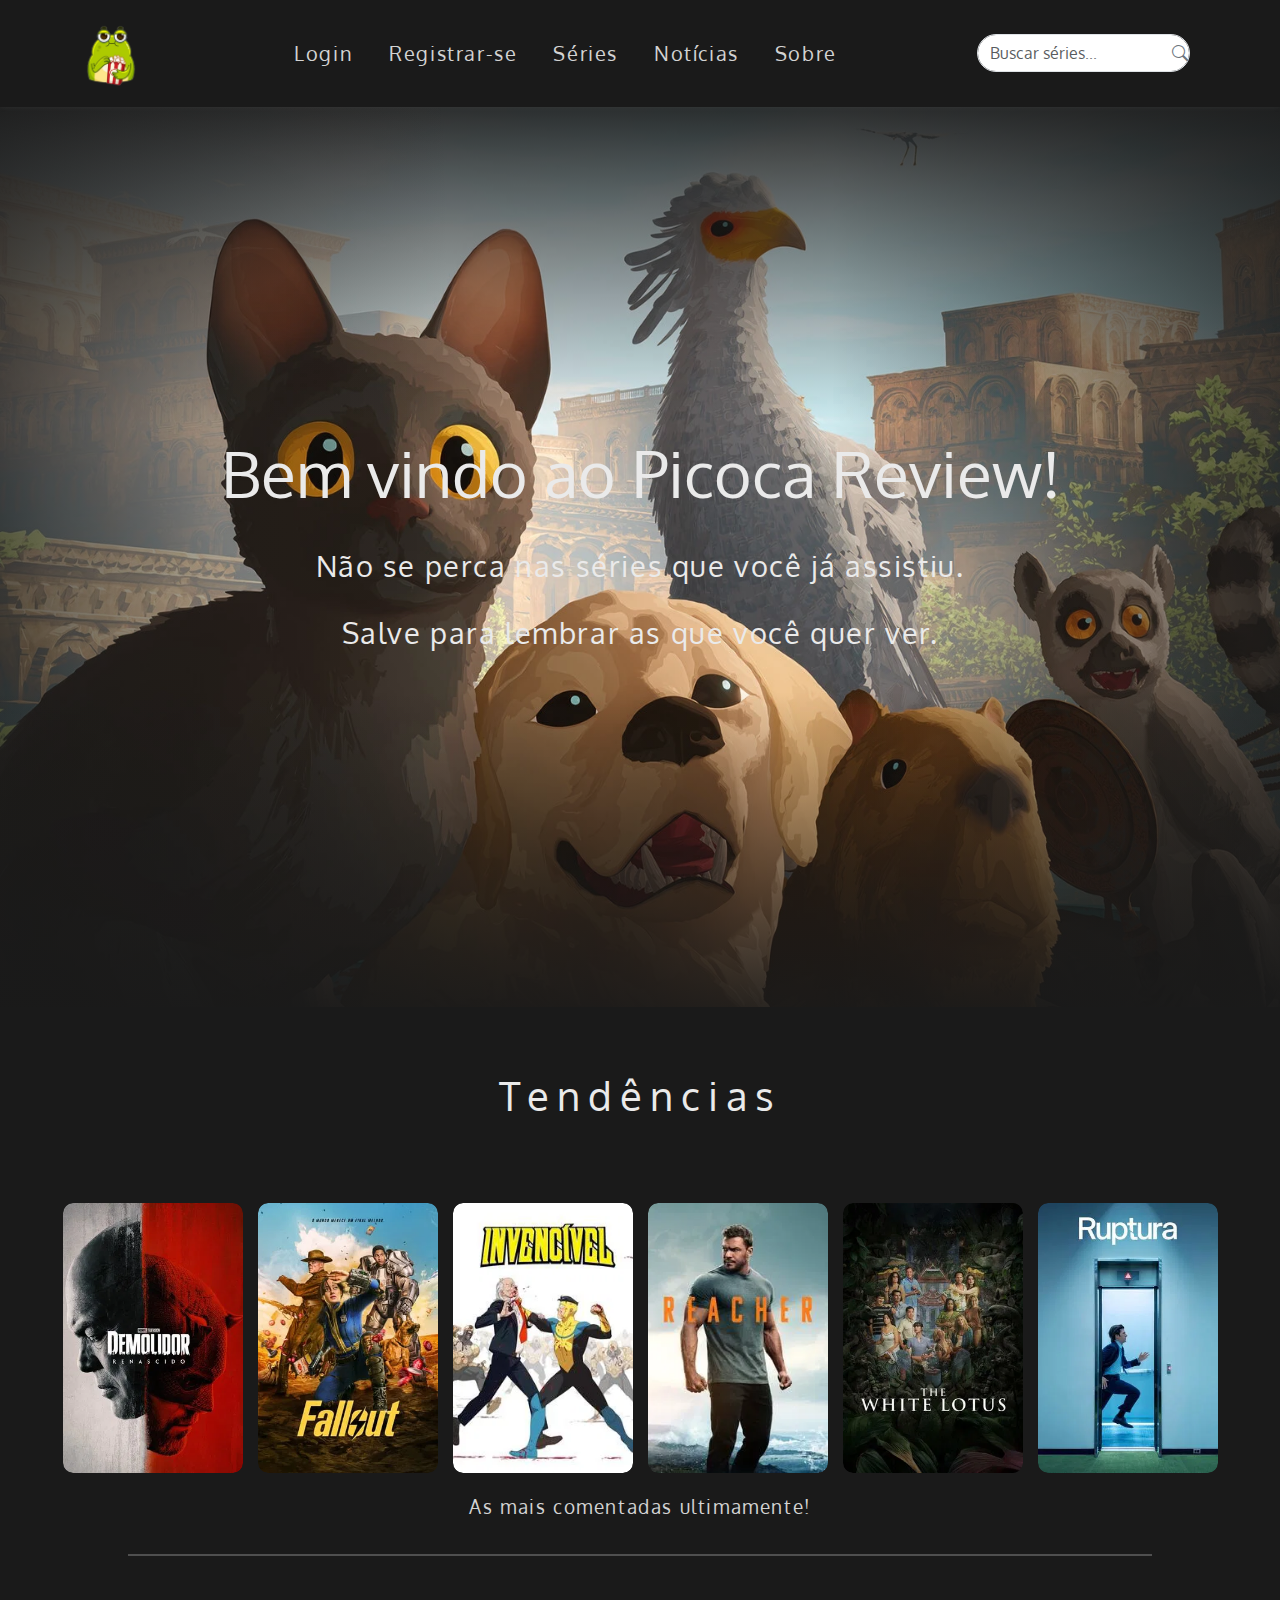
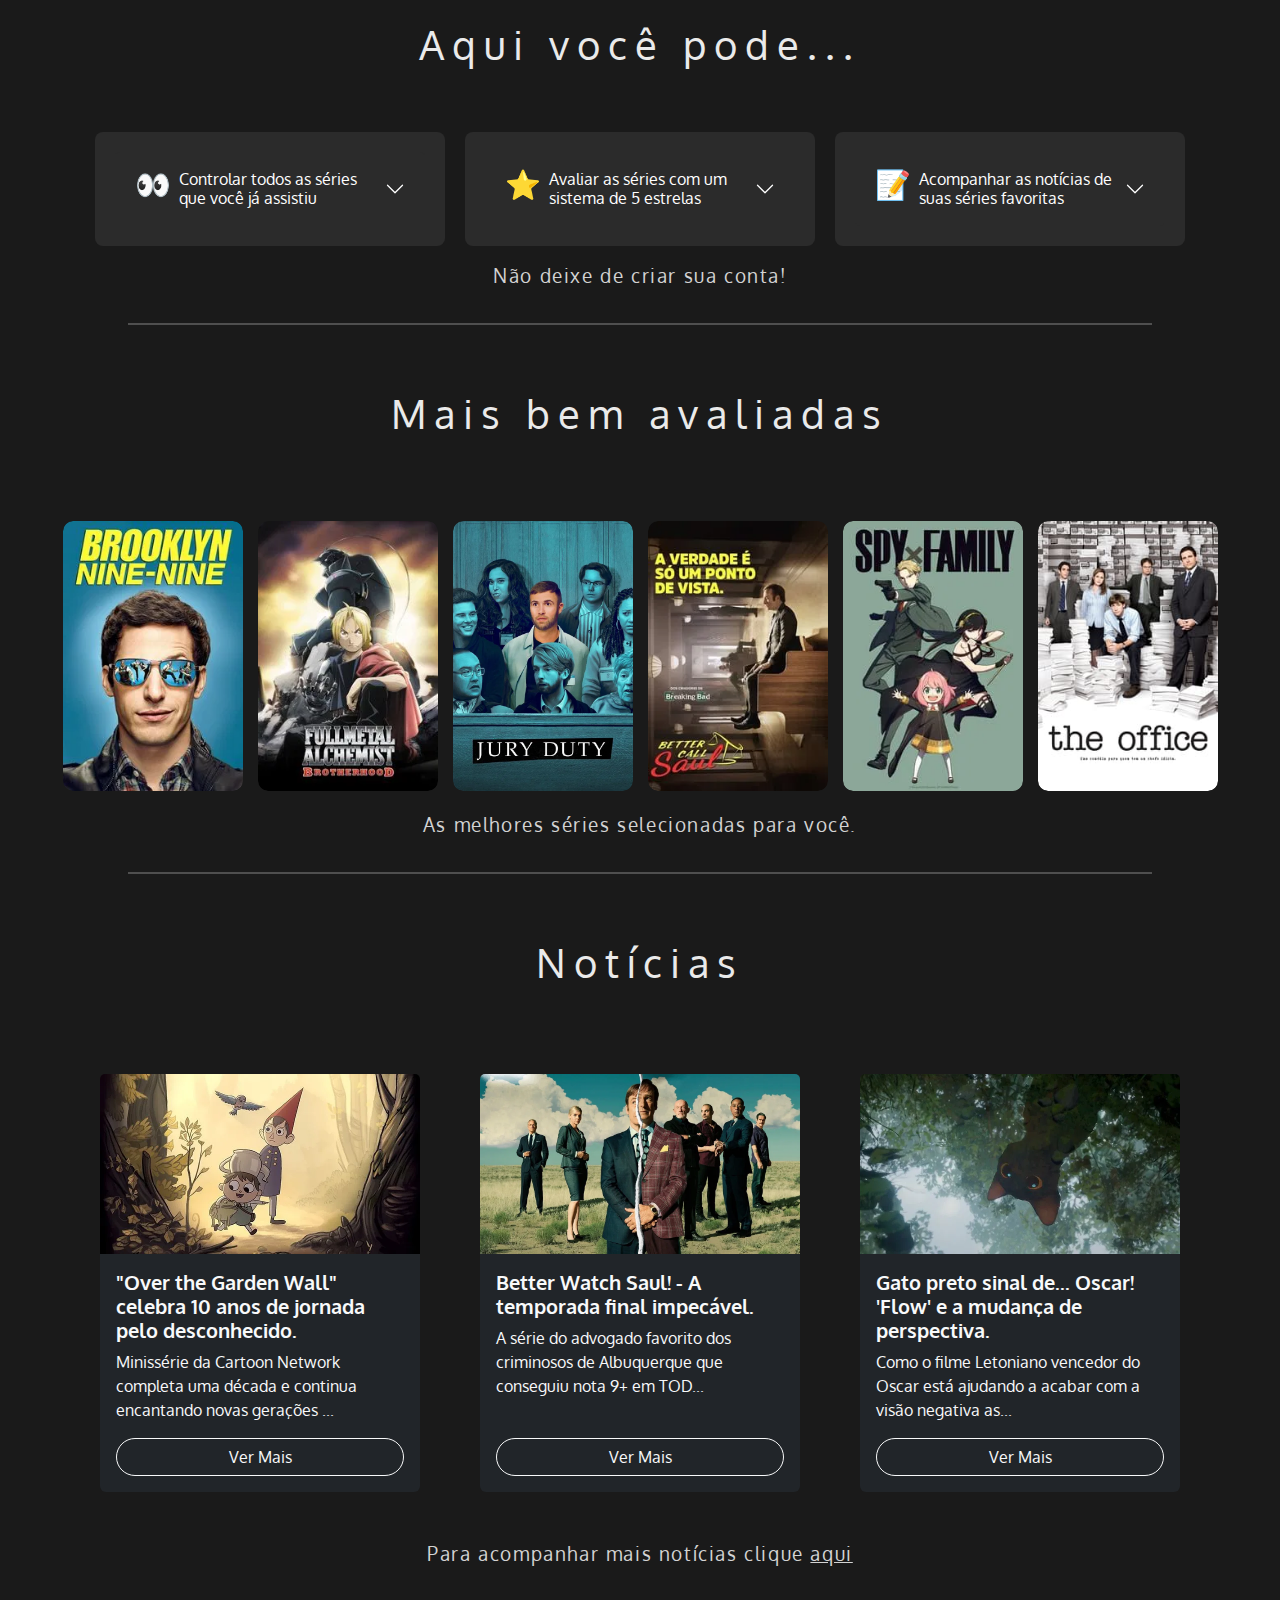
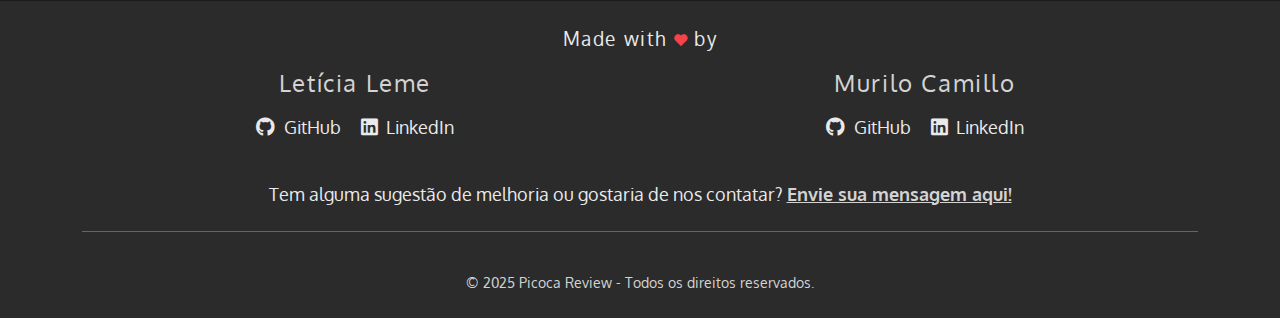
<file: index.html>
<!DOCTYPE html>
<html lang="pt-br">
  <head>
    <!-- Meta Tags -->
    <meta charset="UTF-8" />
    <meta name="viewport" content="width=device-width, initial-scale=1.0" />
    <meta
      name="description"
      content="Picoca Review: Descubra e organize as suas séries favoritas, acompanhe as últimas notícias e encontre onde assistir."
    />
    <title>Picoca Review</title>
    <link
      rel="icon"
      type="image/x-icon"
      href="assets/img/index/frog-popcorn.webp"
    />

    <!-- Fontes e CDNs -->
    <link rel="preconnect" href="https://fonts.googleapis.com" />
    <link rel="preconnect" href="https://fonts.gstatic.com" crossorigin />

    <!-- Estilos Externos (CDNs) -->
    <link
      href="https://fonts.googleapis.com/css2?family=Oxygen:wght@300;400&display=swap"
      rel="stylesheet"
    />
    <link
      rel="stylesheet"
      href="https://cdn.jsdelivr.net/npm/bootstrap@5.3.3/dist/css/bootstrap.min.css"
    />
    <link
      rel="stylesheet"
      href="https://cdn.jsdelivr.net/npm/bootstrap-icons/font/bootstrap-icons.css"
    />
    <link
      rel="stylesheet"
      href="https://cdnjs.cloudflare.com/ajax/libs/font-awesome/6.0.0/css/all.min.css"
    />

    <!-- Estilos Locais -->
    <link rel="stylesheet" href="assets/styles/global.css" />
    <link rel="stylesheet" href="assets/styles/nav.css" />
    <link rel="stylesheet" href="assets/styles/index.css" />
  </head>

  <body class="index-body">
    <header>
      <nav class="navbar navbar-expand-lg" aria-label="Navegação Principal">
        <div class="container justify-content-center">
          <a class="navbar-brand" href="index.html"
            ><img
              aria-current="page"
              src="assets/img/index/frog-popcorn.webp"
              alt="Logo"
              class="d-inline-block align-text-top"
          /></a>
          <button
            class="navbar-toggler"
            type="button"
            data-bs-toggle="collapse"
            data-bs-target="#navbarSupportedContent"
            aria-controls="navbarSupportedContent"
            aria-expanded="false"
            aria-label="Toggle navigation"
          >
            <span class="navbar-toggler-icon"></span>
          </button>

          <div class="collapse navbar-collapse" id="navbarSupportedContent">
            <ul class="navbar-nav text-center">
              <li class="nav-item" id="nav-login-link">
                <a class="nav-link" href="login.html">Login</a>
              </li>
              <li class="nav-item" id="nav-register-link">
                <a class="nav-link" href="sign_up.html">Registrar-se</a>
              </li>

              <li class="nav-item dropdown hidden" id="nav-user-dropdown">
                <a
                  class="nav-link dropdown-toggle"
                  href="#"
                  role="button"
                  data-bs-toggle="dropdown"
                  aria-expanded="false"
                >
                  <span id="nav-username"></span>
                </a>
                <ul class="dropdown-menu">
                  <li>
                    <a class="dropdown-item" href="profile.html">
                      <i class="bi bi-gear-fill me-2"></i> Configurações
                    </a>
                  </li>
                  <li>
                    <a class="dropdown-item" href="#" id="nav-logout-btn">
                      <i class="bi bi-box-arrow-left me-2"></i> Logout
                    </a>
                  </li>
                </ul>
              </li>

              <li class="nav-item">
                <a class="nav-link" href="series_gallery.html">Séries</a>
              </li>
              <li class="nav-item">
                <a class="nav-link" href="journal.html">Notícias</a>
              </li>
              <li class="nav-item">
                <a class="nav-link" href="#footer">Sobre</a>
              </li>
            </ul>

            <form
              class="d-flex search-container position-relative"
              role="search"
              id="navbarSearchForm"
            >
              <input
                class="form-control me-2"
                id="navbarSearchInput"
                type="search"
                placeholder="Buscar séries..."
                aria-label="Buscar séries"
                autocomplete="off"
              />
              <button class="search-btn" type="submit">
                <i class="bi bi-search"></i>
              </button>
              <div
                class="dropdown-menu"
                id="navbarSearchResults"
                aria-labelledby="navbarSearchInput"
                style="
                  width: 100%;
                  top: 100%;
                  left: 0;
                  display: none;
                  max-height: 300px;
                  overflow-y: auto;
                "
              ></div>
            </form>
          </div>
        </div>
      </nav>
    </header>

    <main>
      <section class="hero">
        <div class="hero-background" alt="Hero Image"></div>

        <div class="hero-foreground">
          <h1 class="hero-foreground-title" id="hero-title">
            Bem vindo ao Picoca Review!
          </h1>
          <p class="hero-foreground-text" id="hero-subtitle1">
            Não se perca nas séries que você já assistiu.
          </p>
          <p class="hero-foreground-text" id="hero-subtitle2">
            Salve para lembrar as que você quer ver.
          </p>
        </div>
      </section>

      <section class="section-trends">
        <h2 class="section-trends-title">Tendências</h2>
        <div class="gallery" id="trends-gallery"></div>
        <p class="section-trends-text">As mais comentadas ultimamente!</p>
      </section>

      <div class="section-divider"></div>

      <section class="section-benefits">
        <h2 class="section-benefits-title">Aqui você pode...</h2>
        <div class="accordion benefits-container" id="benefitsAccordion">
          <div class="accordion-item card-custom">
            <h2 class="accordion-header">
              <button
                class="accordion-button collapsed"
                type="button"
                data-bs-toggle="collapse"
                data-bs-target="#collapseOne"
                aria-expanded="false"
                aria-controls="collapseOne"
                role="button"
              >
                <div class="icon">👀</div>
                <span class="ms-2"
                  >Controlar todos as séries que você já assistiu</span
                >
              </button>
            </h2>
            <div
              id="collapseOne"
              class="accordion-collapse collapse"
              data-bs-parent="#benefitsAccordion"
            >
              <div class="accordion-body">
                <p>Não se perca na suas séries!</p>
                <p>
                  Mantenha um registro organizado de todas as séries que você já
                  assistiu, está assistindo ou planeja assistir.
                </p>
              </div>
            </div>
          </div>
          <div class="accordion-item card-custom">
            <h2 class="accordion-header">
              <button
                class="accordion-button collapsed"
                type="button"
                data-bs-toggle="collapse"
                data-bs-target="#collapseTwo"
                aria-expanded="false"
                aria-controls="collapseTwo"
                role="button"
              >
                <div class="icon">⭐</div>
                <span class="ms-2"
                  >Avaliar as séries com um sistema de 5 estrelas</span
                >
              </button>
            </h2>
            <div
              id="collapseTwo"
              class="accordion-collapse collapse"
              data-bs-parent="#benefitsAccordion"
            >
              <div class="accordion-body">
                <p>Rever ou não rever a série? Eis a questão</p>
                <p>Dê sua opinião e classifique suas séries favoritas.</p>
              </div>
            </div>
          </div>
          <div class="accordion-item card-custom">
            <h2 class="accordion-header">
              <button
                class="accordion-button collapsed"
                type="button"
                data-bs-toggle="collapse"
                data-bs-target="#collapseThree"
                aria-expanded="false"
                aria-controls="collapseThree"
                role="button"
              >
                <div class="icon">📝</div>
                <span class="ms-2"
                  >Acompanhar as notícias de suas séries favoritas</span
                >
              </button>
            </h2>
            <div
              id="collapseThree"
              class="accordion-collapse collapse"
              data-bs-parent="#benefitsAccordion"
            >
              <div class="accordion-body">
                <p>Saber quando vai sair a nova temporada!</p>
                <p>
                  Fique por dentro das últimas novidades, datas de estreia,
                  trailers e bastidores das suas séries favoritas. Nunca mais
                  perca o lançamento de uma nova temporada.
                </p>
              </div>
            </div>
          </div>
        </div>
        <p class="section-benefits-text">Não deixe de criar sua conta!</p>
      </section>

      <div class="section-divider"></div>

      <section class="section-ranked">
        <h2 class="section-ranked-title">Mais bem avaliadas</h2>
        <div class="gallery" id="ranked-gallery"></div>
        <p class="section-ranked-text">
          As melhores séries selecionadas para você.
        </p>
      </section>

      <div class="section-divider"></div>

      <section class="section-journal">
        <h2 class="section-journal-title">Notícias</h2>
        <div class="container py-4">
          <div class="row" id="index-news-row"></div>
        </div>
        <p class="section-journal-text">
          Para acompanhar mais notícias clique
          <a class="section-journal-link" href="journal.html">aqui</a>
        </p>
      </section>
    </main>

    <footer id="footer" class="footer py-4">
      <div class="container text-center">
        <p class="footer-text">
          Made with
          <svg
            xmlns="http://www.w3.org/2000/svg"
            width="14"
            height="14"
            viewBox="0 0 24 24"
            fill="#f64348"
            stroke="#f64348"
            stroke-width="2"
            stroke-linecap="round"
            stroke-linejoin="round"
          >
            <path
              d="M20.84 4.61a5.5 5.5 0 0 0-7.78 0L12 5.67l-1.06-1.06a5.5 5.5 0 0 0-7.78 7.78l1.06 1.06L12 21.23l7.78-7.78 1.06-1.06a5.5 5.5 0 0 0 0-7.78z"
            ></path>
          </svg>
          by
        </p>
        <div class="row">
          <!-- Coluna da Esquerda -->
          <div class="col-md-6 mb-3">
            <h5 class="footer-title">Letícia Leme</h5>
            <a
              href="https://github.com/leticiaaleme"
              target="_blank"
              class="footer-link me-3"
              ><i class="fab fa-github"></i> GitHub</a
            >
            <a
              href="https://www.linkedin.com/in/leticiacristinaleme/"
              target="_blank"
              class="footer-link"
              ><i class="fab fa-linkedin"></i> LinkedIn</a
            >
          </div>
          <!-- Coluna da Direita -->
          <div class="col-md-6 mb-3">
            <h5 class="footer-title">Murilo Camillo</h5>
            <a
              href="https://github.com/MuriloCamillo"
              target="_blank"
              class="footer-link me-3"
              ><i class="fab fa-github"></i> GitHub</a
            >
            <a
              href="https://www.linkedin.com/in/murilo-camillo-martins/"
              target="_blank"
              class="footer-link"
              ><i class="fab fa-linkedin"></i> LinkedIn</a
            >
          </div>
        </div>

        <div class="footer-contact-suggestion mt-4 mb-3">
          <p class="mb-0">
            Tem alguma sugestão de melhoria ou gostaria de nos contatar?
            <a href="contact.html" class="footer-link-contact"
              >Envie sua mensagem aqui!</a
            >
          </p>
        </div>

        <!-- Linha de baixo com Copyright -->
        <div class="footer-copy">
          <div class="col text-center mt-3">
            <p class="mb-0">
              © 2025 Picoca Review - Todos os direitos reservados.
            </p>
          </div>
        </div>
      </div>
    </footer>

    <div
      id="logout-toast"
      class="logout-toast"
      role="alert"
      aria-live="assertive"
      aria-atomic="true"
    >
      <div class="toast-body">Logout realizado com sucesso!</div>
    </div>

    <div
      id="login-success-toast"
      class="login-success-toast"
      role="alert"
      aria-live="assertive"
      aria-atomic="true"
    >
      <div class="toast-body">Login realizado com sucesso! Bem-vindo(a)!</div>
    </div>

    <script src="https://cdn.jsdelivr.net/npm/bootstrap@5.3.3/dist/js/bootstrap.bundle.min.js"></script>
    <script src="assets/js/focus-visible.js"></script>
    <script src="assets/js/news_data.js"></script>
    <script src="assets/js/series_data.js"></script>
    <script src="assets/js/index_loader.js"></script>
    <script src="assets/js/navbar_search.js"></script>
    <script src="assets/js/navbar_auth.js"></script>
  </body>
</html>
</file>
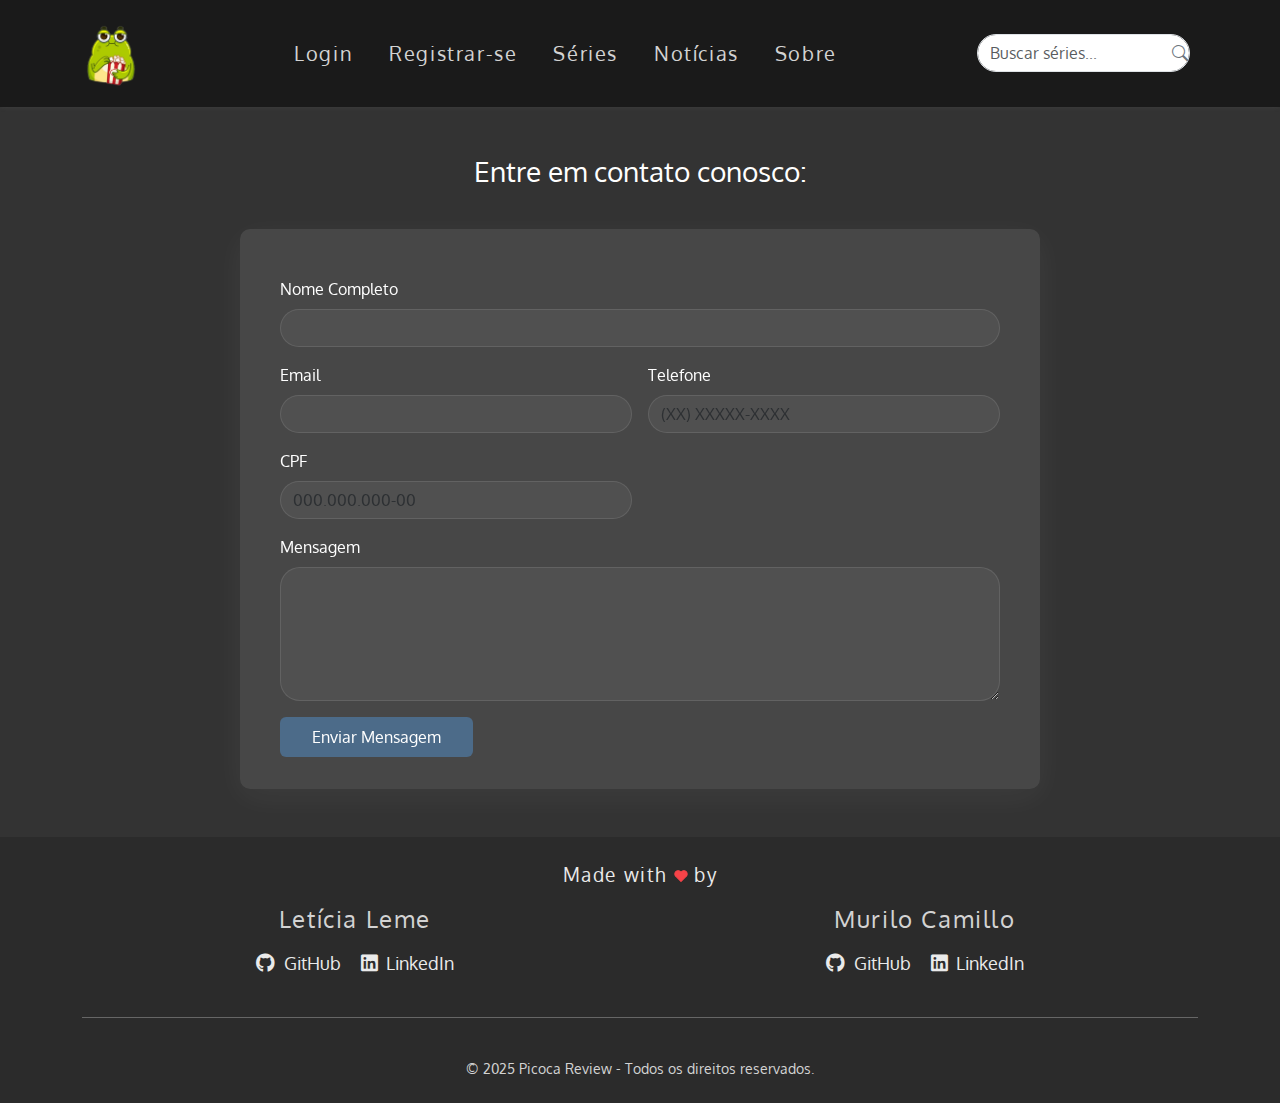
<file: contact.html>
<!DOCTYPE html>
<html lang="pt-br">
  <head>
    <!-- Meta Tags -->
    <meta charset="UTF-8" />
    <meta name="viewport" content="width=device-width, initial-scale=1.0" />
    <meta
      name="description"
      content="Entre em contato com a equipe do Picoca Review. Envie suas sugestões, dúvidas ou comentários através do nosso formulário de contato."
    />
    <title>Contato - Picoca Review</title>
    <link
      rel="icon"
      type="image/x-icon"
      href="assets/img/index/frog-popcorn.webp"
    />

    <!-- Fontes e CDNs -->
    <link rel="preconnect" href="https://fonts.googleapis.com" />
    <link rel="preconnect" href="https://fonts.gstatic.com" crossorigin />

    <!-- Estilos Externos (CDNs) -->
    <link
      href="https://fonts.googleapis.com/css2?family=Oxygen:wght@300;400&display=swap"
      rel="stylesheet"
    />
    <link
      rel="stylesheet"
      href="https://cdn.jsdelivr.net/npm/bootstrap@5.3.3/dist/css/bootstrap.min.css"
    />
    <link
      rel="stylesheet"
      href="https://cdn.jsdelivr.net/npm/bootstrap-icons/font/bootstrap-icons.css"
    />
    <link
      rel="stylesheet"
      href="https://cdnjs.cloudflare.com/ajax/libs/font-awesome/6.0.0/css/all.min.css"
    />

    <!-- Estilos Locais -->
    <link rel="stylesheet" href="assets/styles/global.css" />
    <link rel="stylesheet" href="assets/styles/nav.css" />
    <link rel="stylesheet" href="assets/styles/sign_up.css" />
  </head>

  <body class="signup-body">
    <header>
      <nav class="navbar navbar-expand-lg" aria-label="Navegação Principal">
        <div class="container justify-content-center">
          <a class="navbar-brand" href="index.html"
            ><img
              aria-current="page"
              src="assets/img/index/frog-popcorn.webp"
              alt="Logo"
              class="d-inline-block align-text-top"
          /></a>
          <button
            class="navbar-toggler"
            type="button"
            data-bs-toggle="collapse"
            data-bs-target="#navbarSupportedContent"
            aria-controls="navbarSupportedContent"
            aria-expanded="false"
            aria-label="Toggle navigation"
          >
            <span class="navbar-toggler-icon"></span>
          </button>

          <div class="collapse navbar-collapse" id="navbarSupportedContent">
            <ul class="navbar-nav text-center">
              <li class="nav-item" id="nav-login-link">
                <a class="nav-link" href="login.html">Login</a>
              </li>
              <li class="nav-item" id="nav-register-link">
                <a class="nav-link" href="sign_up.html">Registrar-se</a>
              </li>

              <li class="nav-item dropdown hidden" id="nav-user-dropdown">
                <a
                  class="nav-link dropdown-toggle"
                  href="#"
                  role="button"
                  data-bs-toggle="dropdown"
                  aria-expanded="false"
                >
                  <span id="nav-username"></span>
                </a>
                <ul class="dropdown-menu">
                  <li>
                    <a class="dropdown-item" href="profile.html">
                      <i class="bi bi-gear-fill me-2"></i> Configurações
                    </a>
                  </li>
                  <li>
                    <a class="dropdown-item" href="#" id="nav-logout-btn">
                      <i class="bi bi-box-arrow-left me-2"></i> Logout
                    </a>
                  </li>
                </ul>
              </li>

              <li class="nav-item">
                <a class="nav-link" href="series_gallery.html">Séries</a>
              </li>
              <li class="nav-item">
                <a class="nav-link" href="journal.html">Notícias</a>
              </li>
              <li class="nav-item">
                <a class="nav-link" href="#footer">Sobre</a>
              </li>
            </ul>

            <form
              class="d-flex search-container position-relative"
              role="search"
              id="navbarSearchForm"
            >
              <input
                class="form-control me-2"
                id="navbarSearchInput"
                type="search"
                placeholder="Buscar séries..."
                aria-label="Buscar séries"
                autocomplete="off"
              />
              <button class="search-btn" type="submit">
                <i class="bi bi-search"></i>
              </button>
              <div
                class="dropdown-menu"
                id="navbarSearchResults"
                aria-labelledby="navbarSearchInput"
                style="
                  width: 100%;
                  top: 100%;
                  left: 0;
                  display: none;
                  max-height: 300px;
                  overflow-y: auto;
                "
              ></div>
            </form>
          </div>
        </div>
      </nav>
    </header>

    <main>
      <!-- Formulário de cadastro -->
      <h3 class="signup-title">Entre em contato conosco:</h3>
      <section class="formulario-cadastro">
        <form class="row g-3 needs-validation" id="contactForm" novalidate>
          <div class="col-md-12">
            <label for="contactFullName" class="form-label"
              >Nome Completo</label
            >
            <input
              type="text"
              class="form-control"
              id="contactFullName"
              required
            />
            <div class="invalid-feedback">
              Por favor, insira seu nome completo.
            </div>
            <div class="valid-feedback">Ok!</div>
          </div>

          <!-- Campo de email -->
          <div class="col-md-6">
            <label for="contactEmail" class="form-label">Email</label>
            <input
              type="email"
              class="form-control"
              id="contactEmail"
              required
            />
            <div class="invalid-feedback">
              Por favor, insira um email válido.
            </div>
            <div class="valid-feedback">Ok!</div>
          </div>

          <!-- Campo de Telefone -->
          <div class="col-md-6">
            <label for="contactPhone" class="form-label">Telefone</label>
            <input
              type="tel"
              class="form-control"
              id="contactPhone"
              placeholder="(XX) XXXXX-XXXX"
              maxlength="15"
              required
            />
            <div class="invalid-feedback" id="phone-feedback">
              Formato de telefone inválido. Use 10 ou 11 dígitos.
            </div>
            <div class="valid-feedback">Ok!</div>
          </div>

          <!-- Campo de CPF -->
          <div class="col-md-6">
            <label for="cpf" class="form-label">CPF</label>
            <input
              type="text"
              class="form-control"
              id="cpf"
              required
              maxlength="14"
              placeholder="000.000.000-00"
            />
            <div class="invalid-feedback" id="cpf-feedback">
              Por favor, insira um CPF válido.
            </div>
            <div class="valid-feedback">Ok!</div>
          </div>

          <!-- Campo de mensagem -->
          <div class="col-12">
            <label for="contactMessage" class="form-label">Mensagem</label>
            <textarea
              class="form-control"
              id="contactMessage"
              rows="5"
              required
            ></textarea>
            <div class="invalid-feedback">Por favor, digite sua mensagem.</div>
            <div class="valid-feedback">Ok!</div>
          </div>

          <div class="col-12">
            <button class="btn btn-primary" type="submit">
              Enviar Mensagem
            </button>
          </div>
        </form>
      </section>
    </main>

    <footer id="footer" class="footer py-4">
      <div class="container text-center">
        <p class="footer-text">
          Made with
          <svg
            xmlns="http://www.w3.org/2000/svg"
            width="14"
            height="14"
            viewBox="0 0 24 24"
            fill="#f64348"
            stroke="#f64348"
            stroke-width="2"
            stroke-linecap="round"
            stroke-linejoin="round"
          >
            <path
              d="M20.84 4.61a5.5 5.5 0 0 0-7.78 0L12 5.67l-1.06-1.06a5.5 5.5 0 0 0-7.78 7.78l1.06 1.06L12 21.23l7.78-7.78 1.06-1.06a5.5 5.5 0 0 0 0-7.78z"
            ></path>
          </svg>
          by
        </p>
        <div class="row">
          <!-- Coluna da Esquerda -->
          <div class="col-md-6 mb-3">
            <h5 class="footer-title">Letícia Leme</h5>
            <a
              href="https://github.com/leticiaaleme"
              target="_blank"
              class="footer-link me-3"
            >
              <i class="fab fa-github"></i> GitHub
            </a>
            <a
              href="https://www.linkedin.com/in/leticiacristinaleme/"
              target="_blank"
              class="footer-link"
            >
              <i class="fab fa-linkedin"></i> LinkedIn
            </a>
          </div>

          <!-- Coluna da Direita -->
          <div class="col-md-6 mb-3">
            <h5 class="footer-title">Murilo Camillo</h5>
            <a
              href="https://github.com/MuriloCamillo"
              target="_blank"
              class="footer-link me-3"
            >
              <i class="fab fa-github"></i> GitHub
            </a>
            <a
              href="https://www.linkedin.com/in/murilo-camillo-martins/"
              target="_blank"
              class="footer-link"
            >
              <i class="fab fa-linkedin"></i> LinkedIn
            </a>
          </div>
        </div>

        <!-- Linha de baixo com Copyright -->
        <div class="footer-copy">
          <div class="col text-center mt-3">
            <p class="mb-0">
              © 2025 Picoca Review - Todos os direitos reservados.
            </p>
          </div>
        </div>
      </div>
    </footer>

    <div
      id="logout-toast"
      class="logout-toast"
      role="alert"
      aria-live="assertive"
      aria-atomic="true"
    >
      <div class="toast-body">Logout realizado com sucesso!</div>
    </div>

    <div
      id="contact-success-toast"
      class="bottom-toast"
      role="alert"
      aria-live="assertive"
      aria-atomic="true"
    >
      <div class="toast-body">Mensagem enviada com sucesso! Obrigado.</div>
    </div>

    <script src="https://cdn.jsdelivr.net/npm/bootstrap@5.3.3/dist/js/bootstrap.bundle.min.js"></script>
    <script src="assets/js/focus-visible.js"></script>
    <script src="assets/js/series_data.js"></script>
    <script src="assets/js/navbar_search.js"></script>
    <script src="assets/js/navbar_auth.js"></script>
    <script src="assets/js/contact_validation.js"></script>
  </body>
</html>
</file>
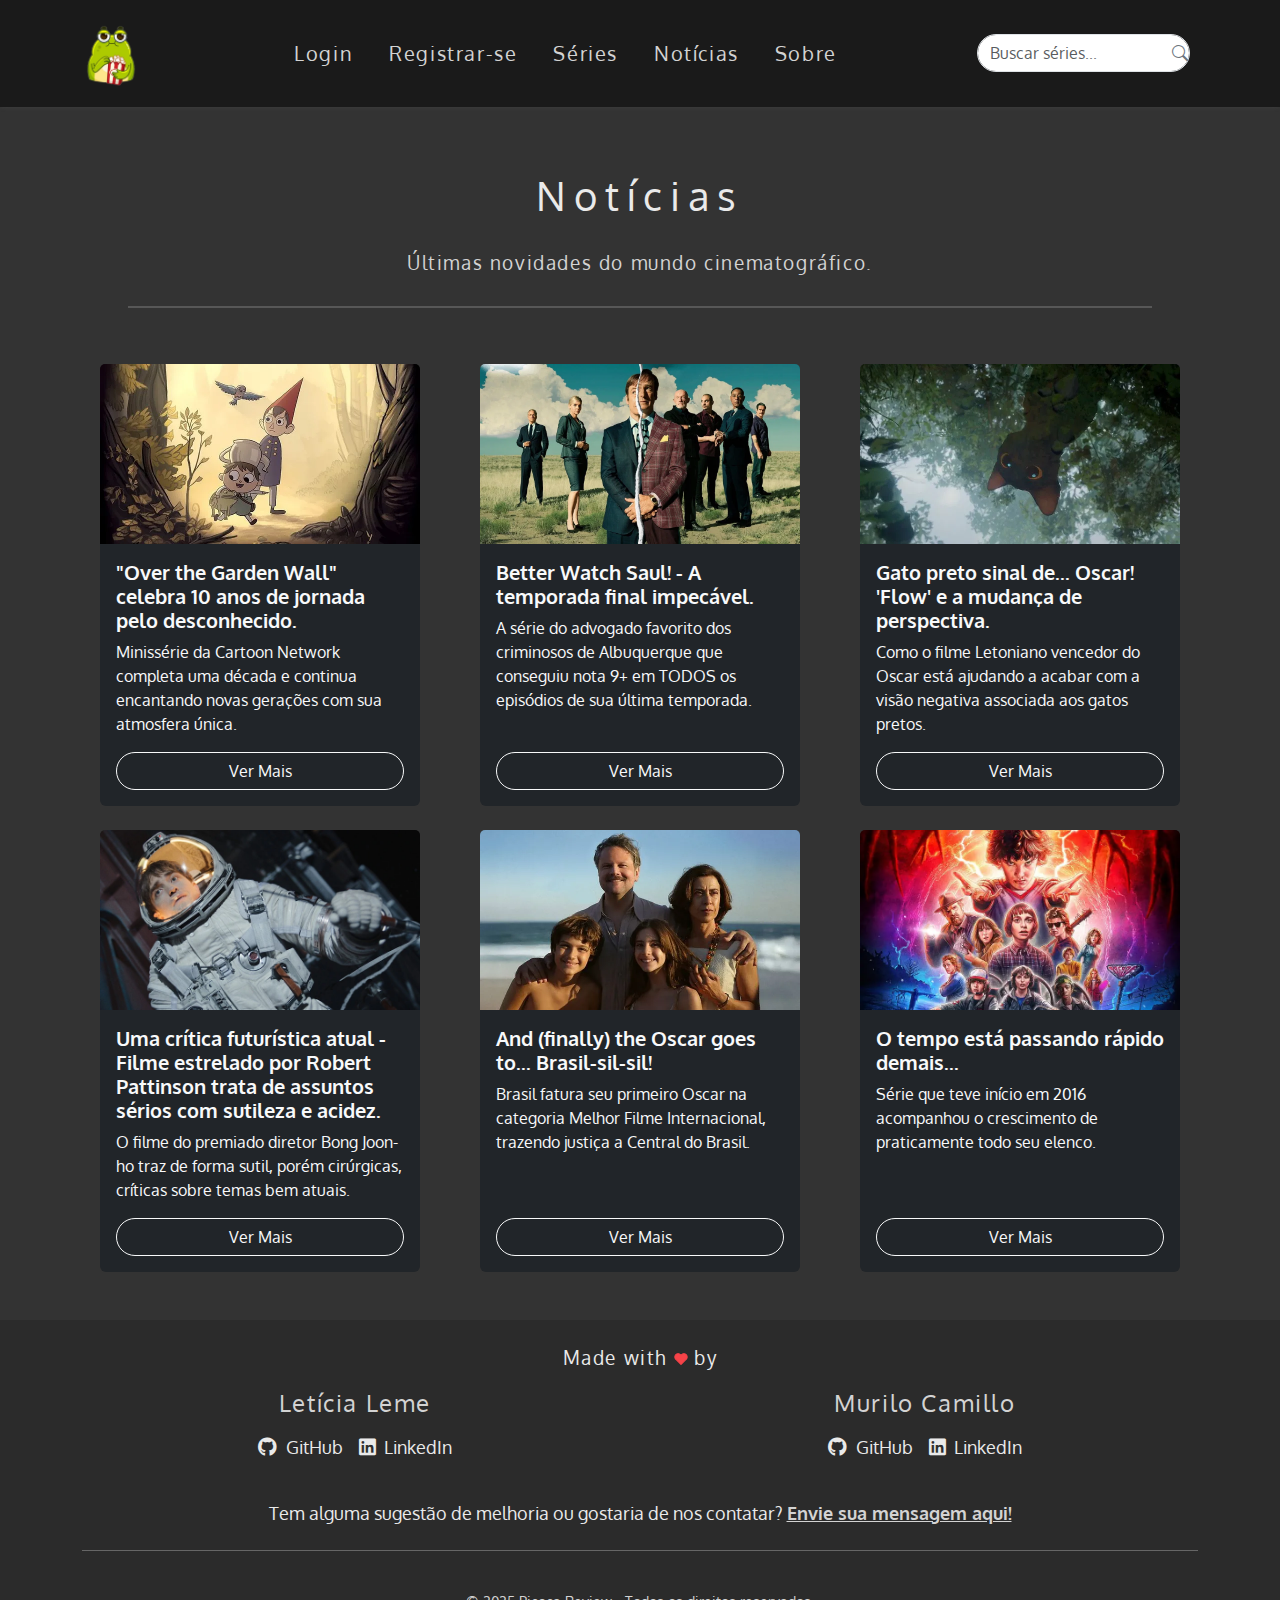
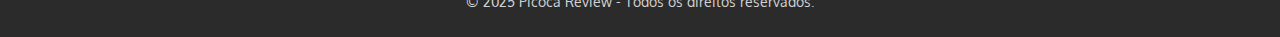
<file: journal.html>
<!DOCTYPE html>
<html lang="pt-br">
  <head>
    <!-- Meta Tags -->
    <meta charset="UTF-8" />
    <meta name="viewport" content="width=device-width, initial-scale=1.0" />
    <meta
      name="description"
      content="Fique por dentro das últimas notícias do mundo do entretenimento no Picoca Review. Novidades sobre suas séries e filmes favoritos, lançamentos e muito mais."
    />
    <title>Notícias - Picoca Review</title>
    <link
      rel="icon"
      type="image/x-icon"
      href="assets/img/index/frog-popcorn.webp"
    />

    <!-- Fontes e CDNs -->
    <link rel="preconnect" href="https://fonts.googleapis.com" />
    <link rel="preconnect" href="https://fonts.gstatic.com" crossorigin />

    <!-- Estilos Externos (CDNs) -->
    <link
      href="https://fonts.googleapis.com/css2?family=Oxygen:wght@300;400&display=swap"
      rel="stylesheet"
    />
    <link
      rel="stylesheet"
      href="https://cdn.jsdelivr.net/npm/bootstrap@5.3.3/dist/css/bootstrap.min.css"
    />
    <link
      rel="stylesheet"
      href="https://cdn.jsdelivr.net/npm/bootstrap-icons/font/bootstrap-icons.css"
    />
    <link
      rel="stylesheet"
      href="https://cdnjs.cloudflare.com/ajax/libs/font-awesome/6.0.0/css/all.min.css"
    />

    <!-- Estilos Locais -->
    <link rel="stylesheet" href="assets/styles/global.css" />
    <link rel="stylesheet" href="assets/styles/nav.css" />
    <link rel="stylesheet" href="assets/styles/journal.css" />
  </head>

  <body class="journal-body">
    <header>
      <nav class="navbar navbar-expand-lg" aria-label="Navegação Principal">
        <div class="container justify-content-center">
          <a class="navbar-brand" href="index.html"
            ><img
              aria-current="page"
              src="assets/img/index/frog-popcorn.webp"
              alt="Logo"
              class="d-inline-block align-text-top"
          /></a>
          <button
            class="navbar-toggler"
            type="button"
            data-bs-toggle="collapse"
            data-bs-target="#navbarSupportedContent"
            aria-controls="navbarSupportedContent"
            aria-expanded="false"
            aria-label="Toggle navigation"
          >
            <span class="navbar-toggler-icon"></span>
          </button>

          <div class="collapse navbar-collapse" id="navbarSupportedContent">
            <ul class="navbar-nav text-center">
              <li class="nav-item" id="nav-login-link">
                <a class="nav-link" href="login.html">Login</a>
              </li>
              <li class="nav-item" id="nav-register-link">
                <a class="nav-link" href="sign_up.html">Registrar-se</a>
              </li>

              <li class="nav-item dropdown hidden" id="nav-user-dropdown">
                <a
                  class="nav-link dropdown-toggle"
                  href="#"
                  role="button"
                  data-bs-toggle="dropdown"
                  aria-expanded="false"
                >
                  <span id="nav-username"></span>
                </a>
                <ul class="dropdown-menu">
                  <li>
                    <a class="dropdown-item" href="profile.html">
                      <i class="bi bi-gear-fill me-2"></i> Configurações
                    </a>
                  </li>
                  <li>
                    <a class="dropdown-item" href="#" id="nav-logout-btn">
                      <i class="bi bi-box-arrow-left me-2"></i> Logout
                    </a>
                  </li>
                </ul>
              </li>

              <li class="nav-item">
                <a class="nav-link" href="series_gallery.html">Séries</a>
              </li>
              <li class="nav-item">
                <a class="nav-link" href="journal.html">Notícias</a>
              </li>
              <li class="nav-item">
                <a class="nav-link" href="#footer">Sobre</a>
              </li>
            </ul>

            <form
              class="d-flex search-container position-relative"
              role="search"
              id="navbarSearchForm"
            >
              <input
                class="form-control me-2"
                id="navbarSearchInput"
                type="search"
                placeholder="Buscar séries..."
                aria-label="Buscar séries"
                autocomplete="off"
              />
              <button class="search-btn" type="submit">
                <i class="bi bi-search"></i>
              </button>
              <div
                class="dropdown-menu"
                id="navbarSearchResults"
                aria-labelledby="navbarSearchInput"
                style="
                  width: 100%;
                  top: 100%;
                  left: 0;
                  display: none;
                  max-height: 300px;
                  overflow-y: auto;
                "
              ></div>
            </form>
          </div>
        </div>
      </nav>
    </header>

    <main>
      <h1 class="main-title">Notícias</h1>
      <h2 class="main-subtitle">Últimas novidades do mundo cinematográfico.</h2>
      <div class="section-divider"></div>
      <div class="container py-4">
        <div class="row" id="journal-cards-row"></div>
      </div>
    </main>

    <footer id="footer" class="footer py-4">
      <div class="container text-center">
        <p class="footer-text">
          Made with
          <svg
            xmlns="http://www.w3.org/2000/svg"
            width="14"
            height="14"
            viewBox="0 0 24 24"
            fill="#f64348"
            stroke="#f64348"
            stroke-width="2"
            stroke-linecap="round"
            stroke-linejoin="round"
          >
            <path
              d="M20.84 4.61a5.5 5.5 0 0 0-7.78 0L12 5.67l-1.06-1.06a5.5 5.5 0 0 0-7.78 7.78l1.06 1.06L12 21.23l7.78-7.78 1.06-1.06a5.5 5.5 0 0 0 0-7.78z"
            ></path>
          </svg>
          by
        </p>
        <div class="row">
          <!-- Coluna da Esquerda -->
          <div class="col-md-6 mb-3">
            <h5 class="footer-title">Letícia Leme</h5>
            <a
              href="https://github.com/leticiaaleme"
              target="_blank"
              class="footer-link me-3"
              ><i class="fab fa-github"></i> GitHub</a
            ><a
              href="https://www.linkedin.com/in/leticiacristinaleme/"
              target="_blank"
              class="footer-link"
              ><i class="fab fa-linkedin"></i> LinkedIn</a
            >
          </div>
          <div class="col-md-6 mb-3">
            <!-- Coluna da Direita -->
            <h5 class="footer-title">Murilo Camillo</h5>
            <a
              href="https://github.com/MuriloCamillo"
              target="_blank"
              class="footer-link me-3"
              ><i class="fab fa-github"></i> GitHub</a
            ><a
              href="https://www.linkedin.com/in/murilo-camillo-martins/"
              target="_blank"
              class="footer-link"
              ><i class="fab fa-linkedin"></i> LinkedIn</a
            >
          </div>
        </div>

        <div class="footer-contact-suggestion mt-4 mb-3">
          <p class="mb-0">
            Tem alguma sugestão de melhoria ou gostaria de nos contatar?
            <a href="contact.html" class="footer-link-contact"
              >Envie sua mensagem aqui!</a
            >
          </p>
        </div>

        <!-- Linha de baixo com Copyright -->
        <div class="footer-copy">
          <div class="col text-center mt-3">
            <p class="mb-0">
              © 2025 Picoca Review - Todos os direitos reservados.
            </p>
          </div>
        </div>
      </div>
    </footer>

    <div
      id="logout-toast"
      class="logout-toast"
      role="alert"
      aria-live="assertive"
      aria-atomic="true"
    >
      <div class="toast-body">Logout realizado com sucesso!</div>
    </div>

    <script src="https://cdn.jsdelivr.net/npm/bootstrap@5.3.3/dist/js/bootstrap.bundle.min.js"></script>
    <script src="assets/js/focus-visible.js"></script>
    <script src="assets/js/news_data.js"></script>
    <script src="assets/js/journal_loader.js"></script>
    <script src="assets/js/series_data.js"></script>
    <script src="assets/js/navbar_search.js"></script>
    <script src="assets/js/navbar_auth.js"></script>
  </body>
</html>
</file>
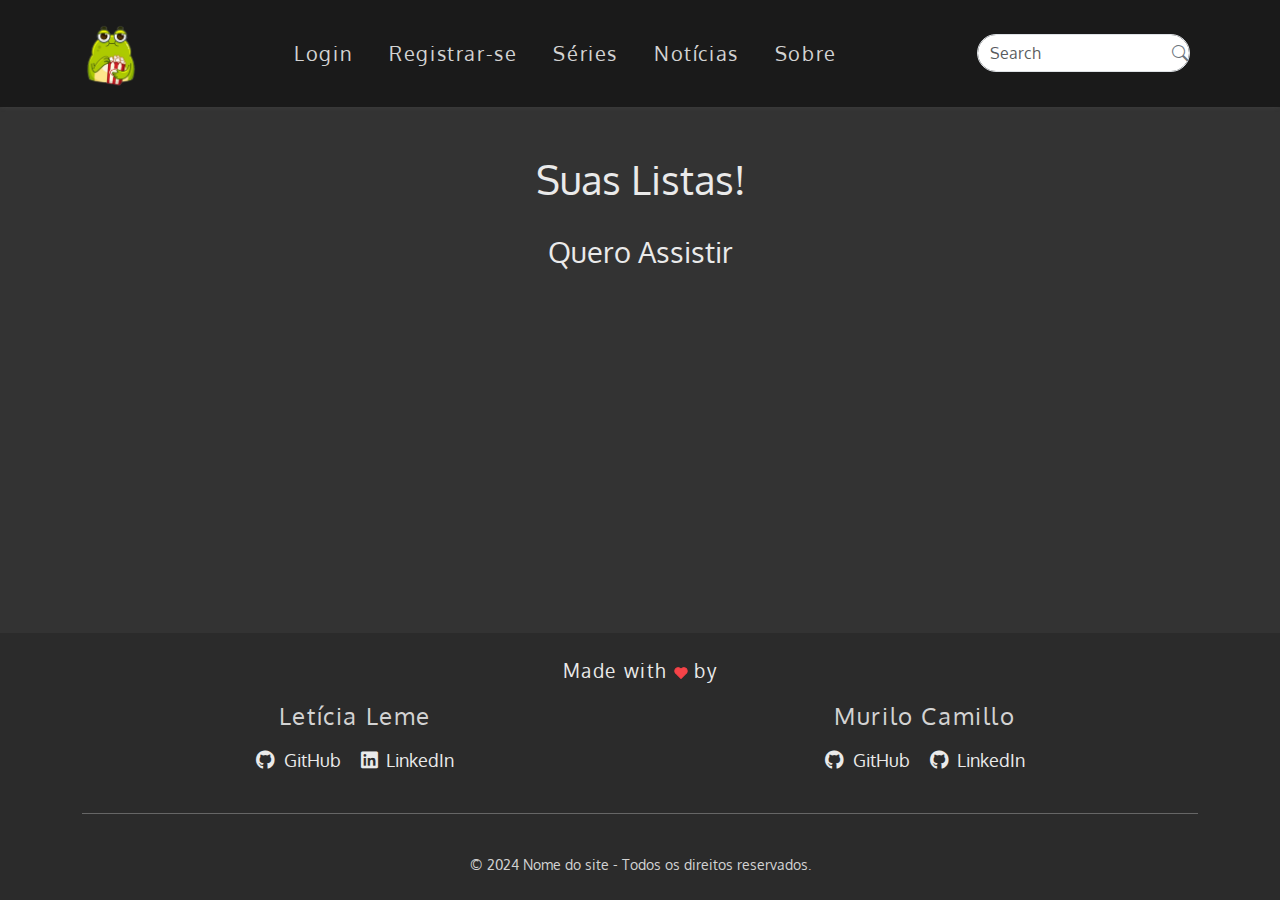
<file: lists.html>
<!DOCTYPE html>
<html lang="pt-br">
<head>
  <meta charset="UTF-8">
  <meta name="viewport" content="width=device-width, initial-scale=1.0">
  <title>Suas Listas - Picoca Review</title>
  <link rel="icon" type="image/x-icon" href="assets/img/frog-popcorn.webp">

  <link rel="preconnect" href="https://fonts.googleapis.com">
  <link rel="preconnect" href="https://fonts.gstatic.com" crossorigin>

  <link href="https://fonts.googleapis.com/css2?family=Oxygen:wght@300;400&display=swap" rel="stylesheet">
  <link rel="stylesheet" href="https://cdn.jsdelivr.net/npm/bootstrap@5.3.3/dist/css/bootstrap.min.css">
  <link rel="stylesheet" href="https://cdn.jsdelivr.net/npm/bootstrap-icons/font/bootstrap-icons.css">
  <link rel="stylesheet" href="https://cdnjs.cloudflare.com/ajax/libs/font-awesome/6.0.0/css/all.min.css">

  <link rel="stylesheet" href="assets/styles/global.css">
  <link rel="stylesheet" href="assets/styles/nav.css">
  <link rel="stylesheet" href="assets/styles/lists.css"> </head>

<body class="listas-body">

  <header>
    <nav class="navbar navbar-expand-lg">
      <div class="container justify-content-center">
        <a class="navbar-brand" href="index.html"><img aria-current="page" src="assets/img/frog-popcorn.webp" alt="Logo" class="d-inline-block align-text-top"></a> <button class="navbar-toggler" type="button" data-bs-toggle="collapse" data-bs-target="#navbarSupportedContent" aria-controls="navbarSupportedContent" aria-expanded="false" aria-label="Toggle navigation">
          <span class="navbar-toggler-icon"></span>
        </button>  

        <div class="collapse navbar-collapse" id="navbarSupportedContent">
          <ul class="navbar-nav text-center">
            <li class="nav-item">
              <a class="nav-link" href="login.html">Login</a>
            </li>
            <li class="nav-item">
              <a class="nav-link" href="sign_up.html">Registrar-se</a>
            </li>
            <li class="nav-item">
              <a class="nav-link" href="#">Séries</a>
            </li>
            <li class="nav-item">
              <a class="nav-link" href="journal.html">Notícias</a>
            </li>
            <li class="nav-item">
              <a class="nav-link" href="#footer">Sobre</a>
            </li>
          </ul>
          <form class="d-flex search-container" role="search" id="formulario">
            <input class="form-control me-2" type="search" placeholder="Search" aria-label="Search">
            <button class="search-btn" type="submit"><i class="bi bi-search"></i></button>
          </form>
        </div>
      </div>
    </nav>
  </header>

  <main>
    <section class="section-listas">
      <h1 class="listas-title">Suas Listas!</h1>

      <div class="watchlist-section">
        <h2 class="watchlist-title">Quero Assistir</h2>
        <div class="carousel-container">
          <div class="carousel">
            <div class="carousel-item">
              <a href="#">
                <img src="assets/img/index/ranked/b99_ranked.webp" alt="Demolidor">
              </a>
            </div>
            <div class="carousel-item">
              <a href="#">
                <img src="assets/img/index/trend/fallout_trend.webp" alt="Fallout">
              </a>
            </div>
            <div class="carousel-item">
              <a href="#">
                <img src="assets/img/index/trend/invincible_trend.webp" alt="Invincible">
              </a>
            </div>
            <div class="carousel-item">
              <a href="#">
                <img src="assets/img/index/trend/reacher_trend.webp" alt="Reacher">
              </a>
            </div>
            <div class="carousel-item">
              <a href="#">
                <img src="assets/img/index/trend/whitelotus_trend.webp" alt="The White Lotus">
              </a>
            </div>
            <div class="carousel-item">
              <a href="#">
                <img src="assets/img/index/trend/ruptura_trend.webp" alt="Ruptura">
              </a>
            </div>
            </div>
          <button class="carousel-control prev" data-slide="prev">
            <i class="bi bi-chevron-left"></i>
          </button>
          <button class="carousel-control next" data-slide="next">
            <i class="bi bi-chevron-right"></i>
          </button>
        </div>
      </div>

      </section>
  </main>

  <footer id="footer" class="footer py-4">
    <div class="container text-center">
      <p class="footer-text">Made with
      <svg xmlns="http://www.w3.org/2000/svg" width="14" height="14" viewBox="0 0 24 24" fill="#f64348" stroke="#f64348" stroke-width="2" stroke-linecap="round" stroke-linejoin="round">
          <path d="M20.84 4.61a5.5 5.5 0 0 0-7.78 0L12 5.67l-1.06-1.06a5.5 5.5 0 0 0-7.78 7.78l1.06 1.06L12 21.23l7.78-7.78 1.06-1.06a5.5 5.5 0 0 0 0-7.78 7.78l1.06-1.06a5.5 5.5 0 0 0 0-7.78z"></path>
      </svg>
      by</p>
        <div class="row">
            <div class="col-md-6 mb-3">
                <h5 class="footer-title">Letícia Leme</h5>
                <a href="https://github.com/leticiaaleme" target="_blank" class="footer-link me-3">
                    <i class="fab fa-github"></i> GitHub
                </a>
                <a href="https://www.linkedin.com/in/leticiacristinaleme/" target="_blank" class="footer-link">
                    <i class="fab fa-linkedin"></i> LinkedIn
                </a>
            </div>

            <div class="col-md-6 mb-3">
                <h5 class="footer-title">Murilo Camillo</h5>
                <a href="https://github.com/MuriloCamillo" target="_blank" class="footer-link me-3">
                    <i class="fab fa-github"></i> GitHub
                </a>
                <a href="https://www.linkedin.com/in/murilo-camillo-martins/" target="_blank" class="footer-link">
                    <i class="fab fa-github"></i> LinkedIn
                </a>
            </div>
        </div>

        <div class="footer-copy">
            <div class="col text-center mt-3">
                <p class="mb-0">© 2024 Nome do site - Todos os direitos reservados.</p>
            </div>
        </div>
    </div>
</footer>
  <script src="assets/js/nav.js"></script>
  <script src="https://cdn.jsdelivr.net/npm/bootstrap@5.3.3/dist/js/bootstrap.bundle.min.js"></script>
  <script src="assets/js/lists.js"></script> </body>
</html>
</file>
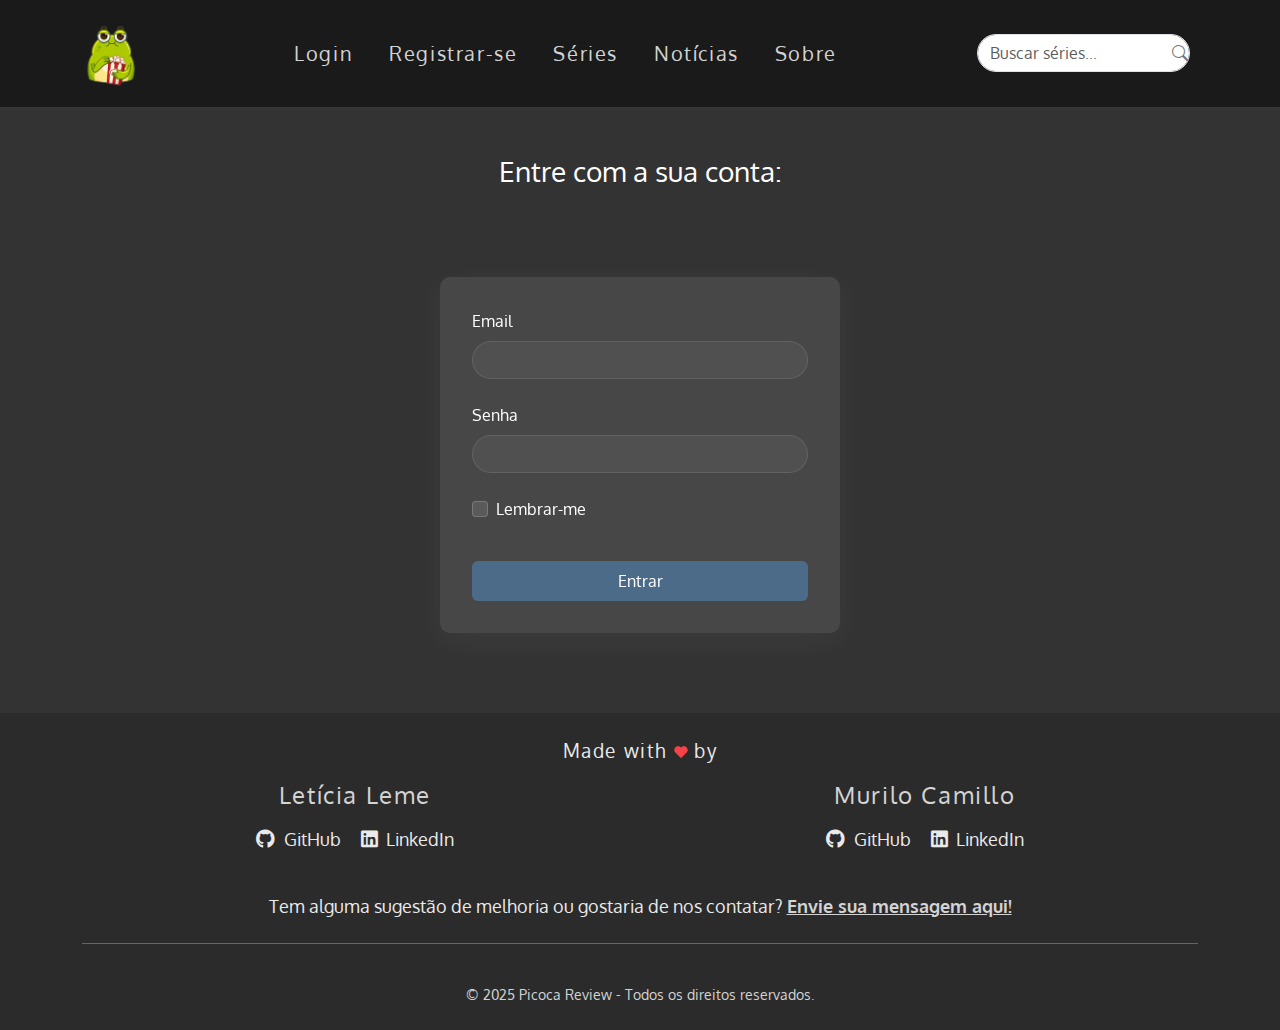
<file: login.html>
<!DOCTYPE html>
<html lang="pt-br">
  <head>
    <meta charset="UTF-8" />
    <meta name="viewport" content="width=device-width, initial-scale=1.0" />
    <meta
      name="description"
      content="Faça login na sua conta Picoca Review para gerenciar suas séries, avaliar e acompanhar as novidades."
    />
    <title>Login - Picoca Review</title>
    <link
      rel="icon"
      type="image/x-icon"
      href="assets/img/index/frog-popcorn.webp"
    />

    <link rel="preconnect" href="https://fonts.googleapis.com" />
    <link rel="preconnect" href="https://fonts.gstatic.com" crossorigin />

    <link
      href="https://fonts.googleapis.com/css2?family=Oxygen:wght@300;400&display=swap"
      rel="stylesheet"
    />
    <link
      rel="stylesheet"
      href="https://cdn.jsdelivr.net/npm/bootstrap@5.3.3/dist/css/bootstrap.min.css"
    />
    <link
      rel="stylesheet"
      href="https://cdn.jsdelivr.net/npm/bootstrap-icons/font/bootstrap-icons.css"
    />
    <link
      rel="stylesheet"
      href="https://cdnjs.cloudflare.com/ajax/libs/font-awesome/6.0.0/css/all.min.css"
    />

    <link rel="stylesheet" href="assets/styles/global.css" />
    <link rel="stylesheet" href="assets/styles/nav.css" />
    <link rel="stylesheet" href="assets/styles/login.css" />
  </head>

  <body class="login-body">
    <header>
      <nav class="navbar navbar-expand-lg" aria-label="Navegação Principal">
        <div class="container justify-content-center">
          <a class="navbar-brand" href="index.html"
            ><img
              aria-current="page"
              src="assets/img/index/frog-popcorn.webp"
              alt="Logo"
              class="d-inline-block align-text-top"
          /></a>
          <button
            class="navbar-toggler"
            type="button"
            data-bs-toggle="collapse"
            data-bs-target="#navbarSupportedContent"
            aria-controls="navbarSupportedContent"
            aria-expanded="false"
            aria-label="Toggle navigation"
          >
            <span class="navbar-toggler-icon"></span>
          </button>

          <div class="collapse navbar-collapse" id="navbarSupportedContent">
            <ul class="navbar-nav text-center">
              <li class="nav-item" id="nav-login-link">
                <a class="nav-link" href="login.html">Login</a>
              </li>
              <li class="nav-item" id="nav-register-link">
                <a class="nav-link" href="sign_up.html">Registrar-se</a>
              </li>

              <li class="nav-item dropdown hidden" id="nav-user-dropdown">
                <a
                  class="nav-link dropdown-toggle"
                  href="#"
                  role="button"
                  data-bs-toggle="dropdown"
                  aria-expanded="false"
                >
                  <span id="nav-username"></span>
                </a>
                <ul class="dropdown-menu">
                  <li>
                    <a class="dropdown-item" href="profile.html">
                      <i class="bi bi-gear-fill me-2"></i> Configurações
                    </a>
                  </li>
                  <li>
                    <a class="dropdown-item" href="#" id="nav-logout-btn">
                      <i class="bi bi-box-arrow-left me-2"></i> Logout
                    </a>
                  </li>
                </ul>
              </li>

              <li class="nav-item">
                <a class="nav-link" href="series_gallery.html">Séries</a>
              </li>
              <li class="nav-item">
                <a class="nav-link" href="journal.html">Notícias</a>
              </li>
              <li class="nav-item">
                <a class="nav-link" href="#footer">Sobre</a>
              </li>
            </ul>

            <form
              class="d-flex search-container position-relative"
              role="search"
              id="navbarSearchForm"
            >
              <input
                class="form-control me-2"
                id="navbarSearchInput"
                type="search"
                placeholder="Buscar séries..."
                aria-label="Buscar séries"
                autocomplete="off"
              />
              <button class="search-btn" type="submit">
                <i class="bi bi-search"></i>
              </button>
              <div
                class="dropdown-menu"
                id="navbarSearchResults"
                aria-labelledby="navbarSearchInput"
                style="
                  width: 100%;
                  top: 100%;
                  left: 0;
                  display: none;
                  max-height: 300px;
                  overflow-y: auto;
                "
              ></div>
            </form>
          </div>
        </div>
      </nav>
    </header>

    <main>
      <h3 class="login-title">Entre com a sua conta:</h3>
      <section class="formulario-login">
        <form class="needs-validation" novalidate>
          <div class="form-group mb-3">
            <label for="loginEmailInput" class="form-label">Email</label>
            <input
              type="email"
              class="form-control"
              id="loginEmailInput"
              aria-label="Email"
              required
            />
            <div class="invalid-feedback">
              Por favor, insira um email válido.
            </div>
            <div class="valid-feedback">Ok!</div>
          </div>
          <div class="form-group mb-3">
            <label for="loginPasswordInput" class="form-label">Senha</label>
            <input
              type="password"
              class="form-control"
              id="loginPasswordInput"
              required
            />
            <div class="invalid-feedback">Por favor, insira sua senha.</div>
            <div class="valid-feedback">Ok!</div>
          </div>
          <div class="form-check mb-3">
            <input
              type="checkbox"
              class="form-check-input"
              id="rememberMeCheck"
            />
            <label class="form-check-label" for="rememberMeCheck"
              >Lembrar-me</label
            >
          </div>
          <div id="login-error-message" class="mt-3 text-center"></div>
          <div class="form-button">
            <button type="submit" class="btn btn-primary">Entrar</button>
          </div>
        </form>
      </section>
    </main>

    <footer id="footer" class="footer py-4">
      <div class="container text-center">
        <p class="footer-text">
          Made with
          <svg
            xmlns="http://www.w3.org/2000/svg"
            width="14"
            height="14"
            viewBox="0 0 24 24"
            fill="#f64348"
            stroke="#f64348"
            stroke-width="2"
            stroke-linecap="round"
            stroke-linejoin="round"
          >
            <path
              d="M20.84 4.61a5.5 5.5 0 0 0-7.78 0L12 5.67l-1.06-1.06a5.5 5.5 0 0 0-7.78 7.78l1.06 1.06L12 21.23l7.78-7.78 1.06-1.06a5.5 5.5 0 0 0 0-7.78z"
            ></path>
          </svg>
          by
        </p>
        <div class="row">
          <!-- Coluna da Esquerda -->
          <div class="col-md-6 mb-3">
            <h5 class="footer-title">Letícia Leme</h5>
            <a
              href="https://github.com/leticiaaleme"
              target="_blank"
              class="footer-link me-3"
              ><i class="fab fa-github"></i> GitHub</a
            >
            <a
              href="https://www.linkedin.com/in/leticiacristinaleme/"
              target="_blank"
              class="footer-link"
              ><i class="fab fa-linkedin"></i> LinkedIn</a
            >
          </div>
          <div class="col-md-6 mb-3">
            <!-- Coluna da Direita -->
            <h5 class="footer-title">Murilo Camillo</h5>
            <a
              href="https://github.com/MuriloCamillo"
              target="_blank"
              class="footer-link me-3"
              ><i class="fab fa-github"></i> GitHub</a
            >
            <a
              href="https://www.linkedin.com/in/murilo-camillo-martins/"
              target="_blank"
              class="footer-link"
              ><i class="fab fa-linkedin"></i> LinkedIn</a
            >
          </div>
        </div>

        <div class="footer-contact-suggestion mt-4 mb-3">
          <p class="mb-0">
            Tem alguma sugestão de melhoria ou gostaria de nos contatar?
            <a href="contact.html" class="footer-link-contact"
              >Envie sua mensagem aqui!</a
            >
          </p>
        </div>

        <!-- Linha de baixo com Copyright -->
        <div class="footer-copy">
          <div class="col text-center mt-3">
            <p class="mb-0">
              © 2025 Picoca Review - Todos os direitos reservados.
            </p>
          </div>
        </div>
      </div>
    </footer>

    <div
      id="logout-toast"
      class="logout-toast"
      role="alert"
      aria-live="assertive"
      aria-atomic="true"
    >
      <div class="toast-body">Logout realizado com sucesso!</div>
    </div>

    <script src="https://cdn.jsdelivr.net/npm/bootstrap@5.3.3/dist/js/bootstrap.bundle.min.js"></script>
    <script src="assets/js/focus-visible.js"></script>
    <script src="assets/js/series_data.js"></script>
    <script src="assets/js/navbar_search.js"></script>
    <script src="assets/js/login_handler.js"></script>
    <script src="assets/js/navbar_auth.js"></script>
  </body>
</html>
</file>
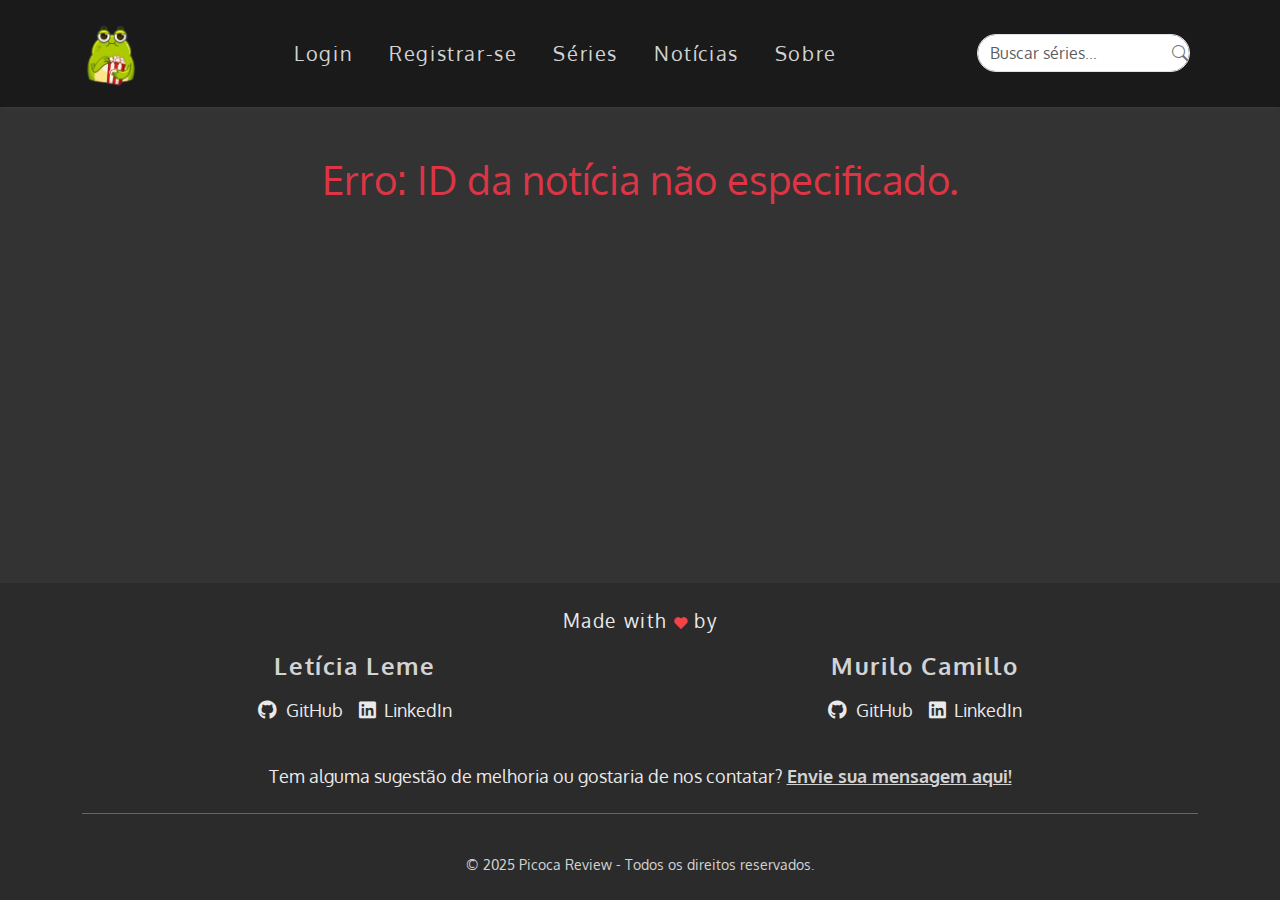
<file: news_default.html>
<!DOCTYPE html>
<html lang="pt-br">
  <head>
    <!-- Meta Tags -->
    <meta charset="UTF-8" />
    <meta name="viewport" content="width=device-width, initial-scale=1.0" />
    <meta name="description" content="" />
    <title>Notícia - Picoca Review</title>
    <link
      rel="icon"
      type="image/x-icon"
      href="assets/img/index/frog-popcorn.webp"
    />

    <!-- Fontes e CDNs -->
    <link rel="preconnect" href="https://fonts.googleapis.com" />
    <link rel="preconnect" href="https://fonts.gstatic.com" crossorigin />

    <!-- Estilos Externos (CDNs) -->
    <link
      href="https://fonts.googleapis.com/css2?family=Oxygen:wght@300;400&display=swap"
      rel="stylesheet"
    />
    <link
      rel="stylesheet"
      href="https://cdn.jsdelivr.net/npm/bootstrap@5.3.3/dist/css/bootstrap.min.css"
    />
    <link
      rel="stylesheet"
      href="https://cdn.jsdelivr.net/npm/bootstrap-icons/font/bootstrap-icons.css"
    />
    <link
      rel="stylesheet"
      href="https://cdnjs.cloudflare.com/ajax/libs/font-awesome/6.0.0/css/all.min.css"
    />

    <!-- Estilos Locais -->
    <link rel="stylesheet" href="assets/styles/global.css" />
    <link rel="stylesheet" href="assets/styles/nav.css" />
    <link rel="stylesheet" href="assets/styles/news.css" />
  </head>

  <body class="news-body">
    <header>
      <nav class="navbar navbar-expand-lg" aria-label="Navegação Principal">
        <div class="container justify-content-center">
          <a class="navbar-brand" href="index.html"
            ><img
              aria-current="page"
              src="assets/img/index/frog-popcorn.webp"
              alt="Logo"
              class="d-inline-block align-text-top"
          /></a>
          <button
            class="navbar-toggler"
            type="button"
            data-bs-toggle="collapse"
            data-bs-target="#navbarSupportedContent"
            aria-controls="navbarSupportedContent"
            aria-expanded="false"
            aria-label="Toggle navigation"
          >
            <span class="navbar-toggler-icon"></span>
          </button>

          <div class="collapse navbar-collapse" id="navbarSupportedContent">
            <ul class="navbar-nav text-center">
              <li class="nav-item" id="nav-login-link">
                <a class="nav-link" href="login.html">Login</a>
              </li>
              <li class="nav-item" id="nav-register-link">
                <a class="nav-link" href="sign_up.html">Registrar-se</a>
              </li>

              <li class="nav-item dropdown hidden" id="nav-user-dropdown">
                <a
                  class="nav-link dropdown-toggle"
                  href="#"
                  role="button"
                  data-bs-toggle="dropdown"
                  aria-expanded="false"
                >
                  <span id="nav-username"></span>
                </a>
                <ul class="dropdown-menu">
                  <li>
                    <a class="dropdown-item" href="profile.html">
                      <i class="bi bi-gear-fill me-2"></i> Configurações
                    </a>
                  </li>
                  <li>
                    <a class="dropdown-item" href="#" id="nav-logout-btn">
                      <i class="bi bi-box-arrow-left me-2"></i> Logout
                    </a>
                  </li>
                </ul>
              </li>

              <li class="nav-item">
                <a class="nav-link" href="series_gallery.html">Séries</a>
              </li>
              <li class="nav-item">
                <a class="nav-link" href="journal.html">Notícias</a>
              </li>
              <li class="nav-item">
                <a class="nav-link" href="#footer">Sobre</a>
              </li>
            </ul>

            <form
              class="d-flex search-container position-relative"
              role="search"
              id="navbarSearchForm"
            >
              <input
                class="form-control me-2"
                id="navbarSearchInput"
                type="search"
                placeholder="Buscar séries..."
                aria-label="Buscar séries"
                autocomplete="off"
              />
              <button class="search-btn" type="submit">
                <i class="bi bi-search"></i>
              </button>
              <div
                class="dropdown-menu"
                id="navbarSearchResults"
                aria-labelledby="navbarSearchInput"
                style="
                  width: 100%;
                  top: 100%;
                  left: 0;
                  display: none;
                  max-height: 300px;
                  overflow-y: auto;
                "
              ></div>
            </form>
          </div>
        </div>
      </nav>
    </header>

    <main>
      <section class="news">
        <div class="container mt-4">
          <p class="back-link-container">
            <a class="journal-link" href="journal.html">
              <i class="bi bi-arrow-left"></i> Voltar para Notícias
            </a>
          </p>

          <h1 class="news-title" id="news-title"></h1>

          <p class="news-autor" id="news-author-date"></p>

          <div class="text-center my-4">
            <div class="ratio ratio-16x9 mx-auto" style="max-width: 640px">
              <img
                src=""
                alt="Imagem da Notícia"
                class="rounded news-image-in-ratio"
                id="news-main-image"
              />
            </div>
          </div>

          <p class="img-leg" id="news-main-caption"></p>

          <article
            class="news-article-body"
            id="news-article-content"
          ></article>

          <div id="news-secondary-content"></div>
        </div>
      </section>

      <div class="news-section-divider"></div>

      <section class="also">
        <h2 class="section-also-title">Veja também...</h2>
        <div class="container py-4">
          <div class="row" id="related-news-row"></div>
        </div>
      </section>
    </main>

    <footer id="footer" class="footer py-4">
      <div class="container text-center">
        <p class="footer-text">
          Made with
          <svg
            xmlns="http://www.w3.org/2000/svg"
            width="14"
            height="14"
            viewBox="0 0 24 24"
            fill="#f64348"
            stroke="#f64348"
            stroke-width="2"
            stroke-linecap="round"
            stroke-linejoin="round"
          >
            <path
              d="M20.84 4.61a5.5 5.5 0 0 0-7.78 0L12 5.67l-1.06-1.06a5.5 5.5 0 0 0-7.78 7.78l1.06 1.06L12 21.23l7.78-7.78 1.06-1.06a5.5 5.5 0 0 0 0-7.78z"
            ></path>
          </svg>
          by
        </p>
        <div class="row">
          <div class="col-md-6 mb-3">
            <!-- Coluna da Esquerda -->
            <h5 class="footer-title">Letícia Leme</h5>
            <a
              href="https://github.com/leticiaaleme"
              target="_blank"
              class="footer-link me-3"
              ><i class="fab fa-github"></i> GitHub</a
            ><a
              href="https://www.linkedin.com/in/leticiacristinaleme/"
              target="_blank"
              class="footer-link"
              ><i class="fab fa-linkedin"></i> LinkedIn</a
            >
          </div>
          <div class="col-md-6 mb-3">
            <!-- Coluna da Direita -->
            <h5 class="footer-title">Murilo Camillo</h5>
            <a
              href="https://github.com/MuriloCamillo"
              target="_blank"
              class="footer-link me-3"
              ><i class="fab fa-github"></i> GitHub</a
            ><a
              href="https://www.linkedin.com/in/murilo-camillo-martins/"
              target="_blank"
              class="footer-link"
              ><i class="fab fa-linkedin"></i> LinkedIn</a
            >
          </div>
        </div>

        <div class="footer-contact-suggestion mt-4 mb-3">
          <p class="mb-0">
            Tem alguma sugestão de melhoria ou gostaria de nos contatar?
            <a href="contact.html" class="footer-link-contact"
              >Envie sua mensagem aqui!</a
            >
          </p>
        </div>

        <!-- Linha de baixo com Copyright -->
        <div class="footer-copy">
          <div class="col text-center mt-3">
            <p class="mb-0">
              © 2025 Picoca Review - Todos os direitos reservados.
            </p>
          </div>
        </div>
      </div>
    </footer>

    <div
      id="logout-toast"
      class="logout-toast"
      role="alert"
      aria-live="assertive"
      aria-atomic="true"
    >
      <div class="toast-body">Logout realizado com sucesso!</div>
    </div>

    <script src="https://cdn.jsdelivr.net/npm/bootstrap@5.3.3/dist/js/bootstrap.bundle.min.js"></script>
    <script src="assets/js/focus-visible.js"></script>
    <script src="assets/js/news_data.js"></script>
    <script src="assets/js/news_info_loader.js"></script>
    <script src="assets/js/series_data.js"></script>
    <script src="assets/js/navbar_search.js"></script>
    <script src="assets/js/navbar_auth.js"></script>
  </body>
</html>
</file>
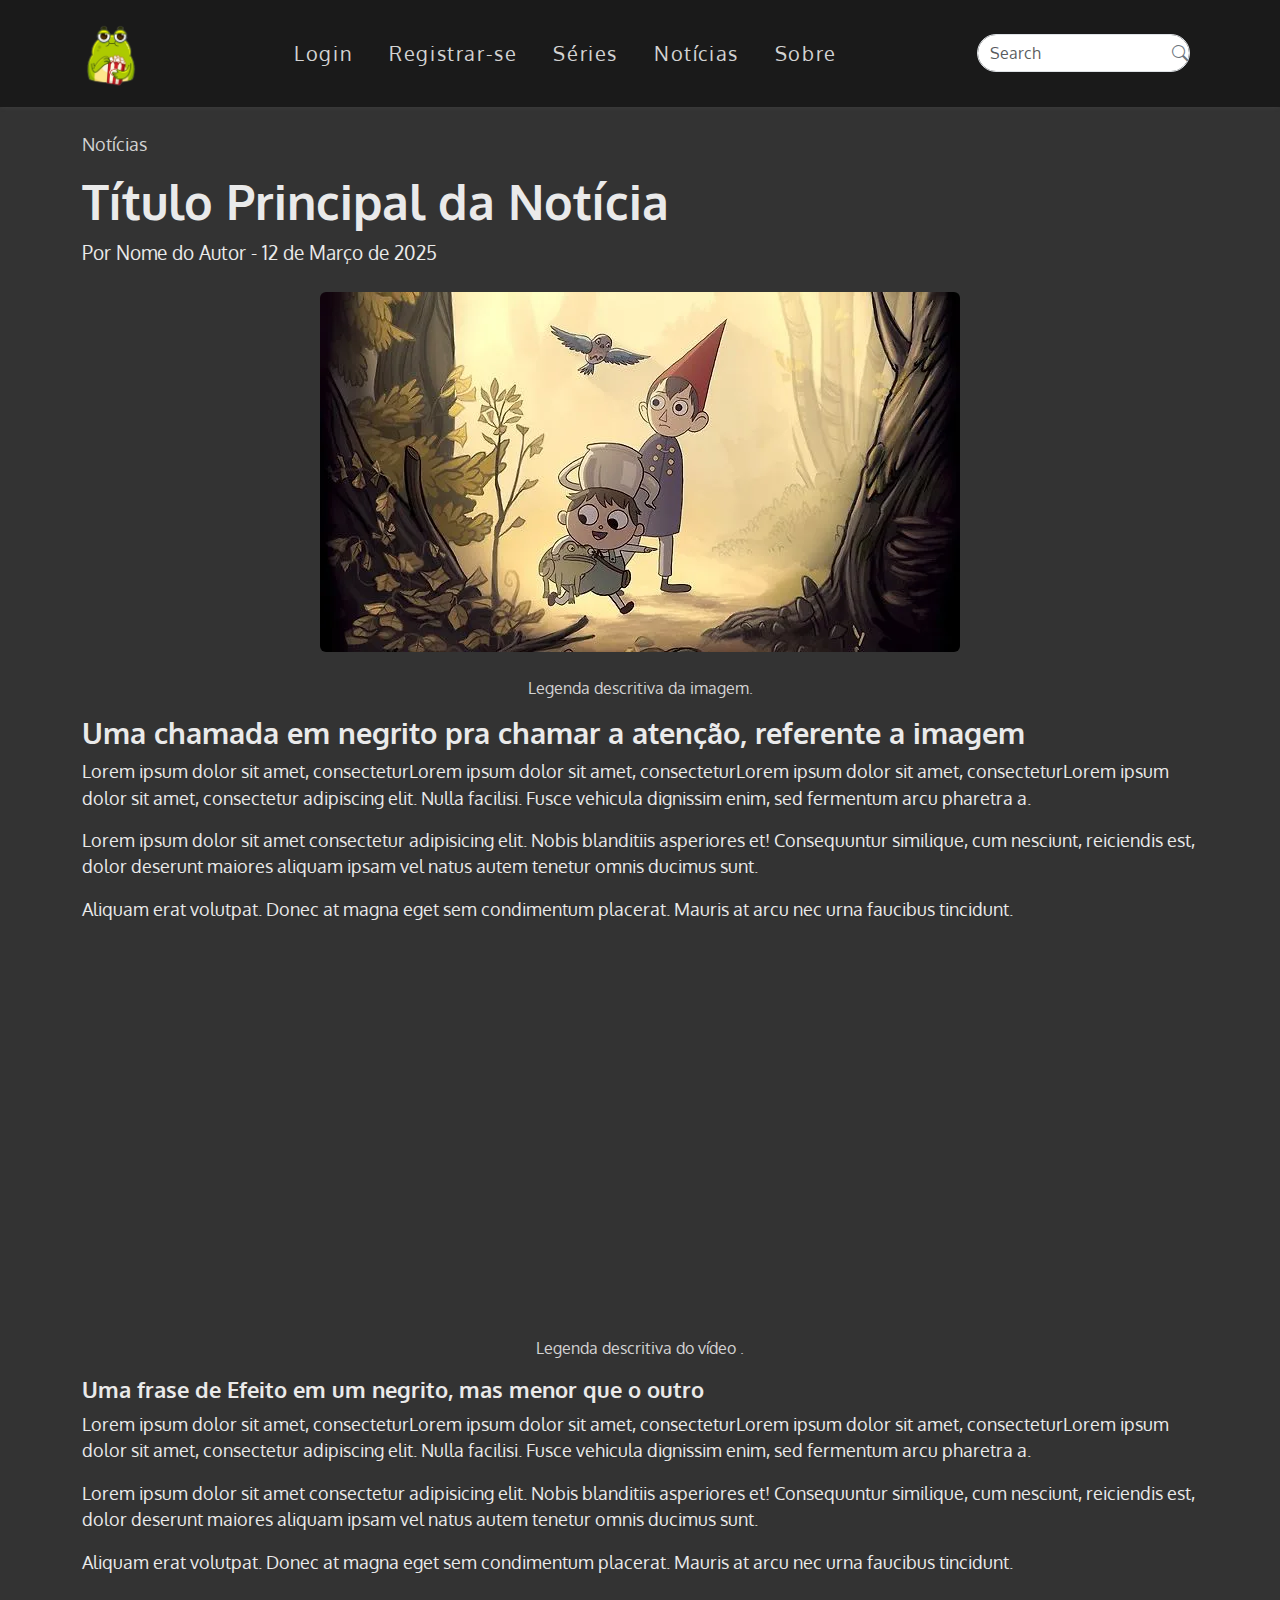
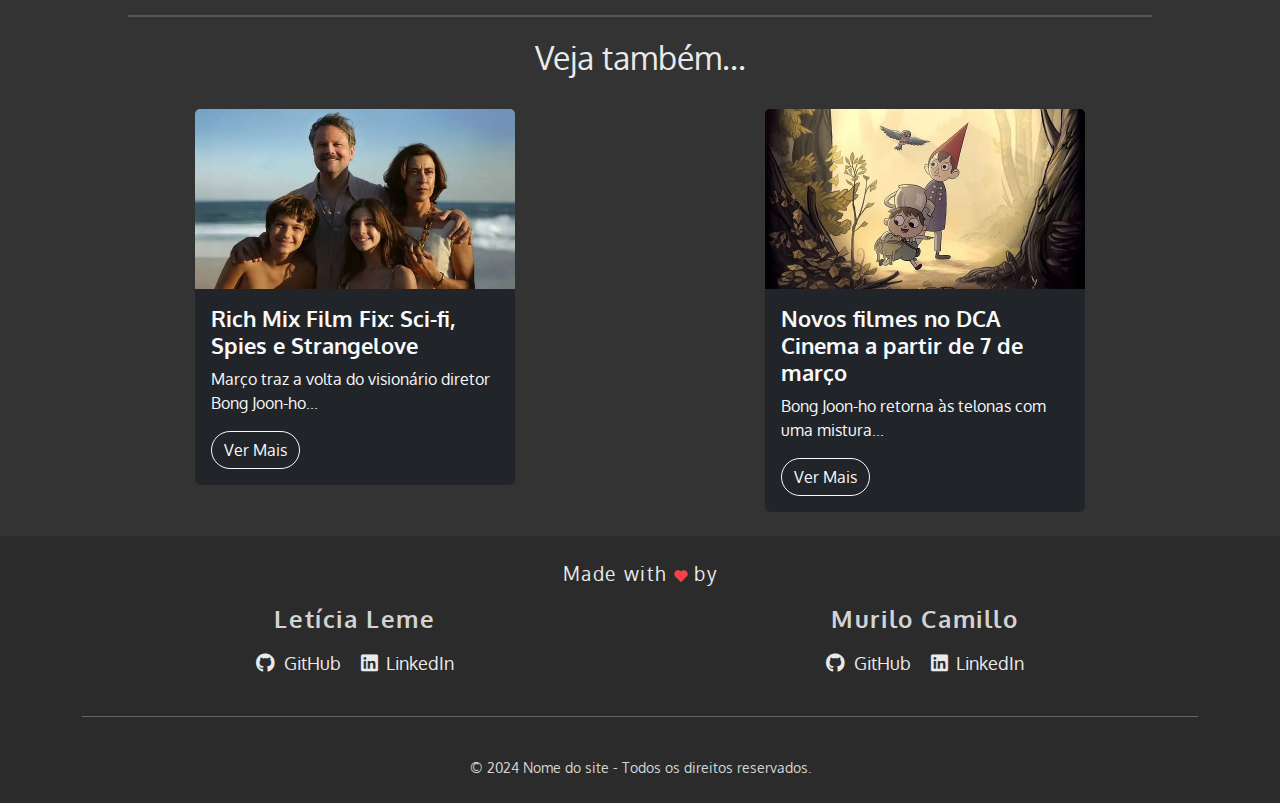
<file: news_default_video.html>
<!DOCTYPE html>
<html lang="pt-br">
<head>
  <!-- Meta Tags -->
  <meta charset="UTF-8">
  <meta name="viewport" content="width=device-width, initial-scale=1.0">
  <title>Picoca Review</title>
  <link rel="icon" type="image/x-icon" href="assets/img/frog-popcorn.webp">

  <!-- Fontes e CDNs -->
  <link rel="preconnect" href="https://fonts.googleapis.com">
  <link rel="preconnect" href="https://fonts.gstatic.com" crossorigin>

  <!-- Estilos Externos (CDNs) -->
  <link href="https://fonts.googleapis.com/css2?family=Oxygen:wght@300;400&display=swap" rel="stylesheet">
  <link rel="stylesheet" href="https://cdn.jsdelivr.net/npm/bootstrap@5.3.3/dist/css/bootstrap.min.css">
  <link rel="stylesheet" href="https://cdn.jsdelivr.net/npm/bootstrap-icons/font/bootstrap-icons.css">
  <link rel="stylesheet" href="https://cdnjs.cloudflare.com/ajax/libs/font-awesome/6.0.0/css/all.min.css">

    <!-- Estilos Locais -->
<link rel="stylesheet" href="assets/styles/global.css">
<link rel="stylesheet" href="assets/styles/nav.css">
<link rel="stylesheet" href="assets/styles/news.css">

</head>

<body>
  <header>
    <nav class="navbar navbar-expand-lg">
      <div class="container justify-content-center">
        <a class="navbar-brand" href="index.html"><img aria-current="page" src="assets/img/frog-popcorn.webp" alt="Logo" class="d-inline-block align-text-top"></a> <!--Logo/home link-->
        <button class="navbar-toggler" type="button" data-bs-toggle="collapse" data-bs-target="#navbarSupportedContent" aria-controls="navbarSupportedContent" aria-expanded="false" aria-label="Toggle navigation">
          <span class="navbar-toggler-icon"></span>
        </button>  
  
        <div class="collapse navbar-collapse" id="navbarSupportedContent">
          <ul class="navbar-nav text-center">
            <li class="nav-item">
              <a class="nav-link" href="login.html">Login</a>
            </li>
            <li class="nav-item">
              <a class="nav-link" href="sign_up.html">Registrar-se</a>
            </li>
            <li class="nav-item">
              <a class="nav-link" href="#">Séries</a>
            </li>
            <li class="nav-item">
              <a class="nav-link" href="#">Notícias</a>
            </li>
            <li class="nav-item">
              <a class="nav-link" href="#footer">Sobre</a>
            </li>
          </ul>
          <form class="d-flex search-container" role="search" id="formulario">
            <input class="form-control me-2" type="search" placeholder="Search" aria-label="Search">
            <button class="search-btn" type="submit"><i class="bi bi-search"></i></button>
          </form>
        </div>
      </div>
    </nav>
  </header>
<body class="news-body">

<main>
  <section class="news">
    <div class="container mt-4">
      <!-- Subtítulo -->
      <p><a class="journal-link" href ="journal.html">Notícias</a></p> 
      
      <!-- Título da notícia -->
      <h1 class="news-title">Título Principal da Notícia</h1> 
      
      <!-- Informações do autor -->
      <p class="news-autor">Por Nome do Autor - 12 de Março de 2025</p> 
      
      <!-- Imagem da notícia -->
      <div class="text-center my-4">
          <img src="assets/img/journal_card_2.webp" alt="Imagem da Notícia" class="img-fluid rounded"> 
      </div>
      
      <!-- Subtítulo abaixo da imagem -->
      <p class="img-leg">Legenda descritiva da imagem.</p>
      
      <!-- Texto da notícia -->
      <article class="news-article-body"> <!--class="news-body"-->
          <h3>Uma chamada em negrito pra chamar a atenção, referente a imagem</h3>
          <p>Lorem ipsum dolor sit amet, consecteturLorem ipsum dolor sit amet, consecteturLorem ipsum dolor sit amet, consecteturLorem ipsum dolor sit amet, consectetur adipiscing elit. Nulla facilisi. Fusce vehicula dignissim enim, sed fermentum arcu pharetra a.</p>
          <p>Lorem ipsum dolor sit amet consectetur adipisicing elit. Nobis blanditiis asperiores et! Consequuntur similique, cum nesciunt, reiciendis est, dolor deserunt maiores aliquam ipsam vel natus autem tenetur omnis ducimus sunt.</p>
          <p>Aliquam erat volutpat. Donec at magna eget sem condimentum placerat. Mauris at arcu nec urna faucibus tincidunt.</p>
      </article>

    <!-- Vídeo da notícia -->
    <div class="text-center my-4">                <!--Quando colocar um vídeo do youtube, usar o "embed"-->
      <iframe class="news-video" width="640px" src="https://www.youtube.com/embed/BXuJ87xQvZA" allow="accelerometer; autoplay; encrypted-media; gyroscope; picture-in-picture" allowfullscreen class="img-fluid rounded"></iframe>
    </div>                                        <!--https://www.youtube.com/watch?v=BXuJ87xQvZA :exemplo do antigo de onde alterar-->

    <p class="img-leg">Legenda descritiva do vídeo .</p> <!-- Trocar pro link do vídeo talvez-->
    
    <article class="news-article-body"> 
      <h5>Uma frase de Efeito em um negrito, mas menor que o outro</h5>
      <p>Lorem ipsum dolor sit amet, consecteturLorem ipsum dolor sit amet, consecteturLorem ipsum dolor sit amet, consecteturLorem ipsum dolor sit amet, consectetur adipiscing elit. Nulla facilisi. Fusce vehicula dignissim enim, sed fermentum arcu pharetra a.</p>
      <p>Lorem ipsum dolor sit amet consectetur adipisicing elit. Nobis blanditiis asperiores et! Consequuntur similique, cum nesciunt, reiciendis est, dolor deserunt maiores aliquam ipsam vel natus autem tenetur omnis ducimus sunt.</p>
      <p>Aliquam erat volutpat. Donec at magna eget sem condimentum placerat. Mauris at arcu nec urna faucibus tincidunt.</p>
  </article>
</section>
<div class="news-section-divider"></div>
<section class="also">
  <h2 class="section-also-title">Veja também...</h2>
  <div class="container py-4">
    <div class="row">
        <!-- Card 1 -->
        <div class="col-md-6">
            <div class="card bg-dark text-light">
                <a href="noticia1.html">
                    <img src="assets/img/journal_card_1.webp" class="card-img-top" alt="Imagem Notícia 1">
                </a>
                <div class="card-body">
                    <a href="noticia1.html" class="text-decoration-none text-light">
                        <h5 class="card-title fw-bold">Rich Mix Film Fix: Sci-fi, Spies e Strangelove</h5>
                    </a>
                    <p class="card-text">Março traz a volta do visionário diretor Bong Joon-ho...</p>
                    <a href="noticia1.html" class="btn btn-outline-light">Ver Mais</a>
                </div>
            </div>
        </div>

        <!-- Card 2 -->
        <div class="col-md-6">
            <div class="card bg-dark text-light">
                <a href="noticia2.html">
                    <img src="assets/img/journal_card_2.webp" class="card-img-top" alt="Imagem Notícia 2">
                </a>
                <div class="card-body">
                    <a href="noticia2.html" class="text-decoration-none text-light">
                        <h5 class="card-title fw-bold">Novos filmes no DCA Cinema a partir de 7 de março</h5>
                    </a>
                    <p class="card-text">Bong Joon-ho retorna às telonas com uma mistura...</p>
                    <a href="noticia2.html" class="btn btn-outline-light">Ver Mais</a>
                </div>
            </div>
        </div>
    </div>
  </div>
</section>

</main>

<footer id="footer" class="footer py-4"> <!--Decidir a cor-->
  <div class="container text-center">
    <p class="footer-text">Made with
    <svg xmlns="http://www.w3.org/2000/svg" width="14" height="14" viewBox="0 0 24 24" fill="#f64348" stroke="#f64348" stroke-width="2" stroke-linecap="round" stroke-linejoin="round">
        <path d="M20.84 4.61a5.5 5.5 0 0 0-7.78 0L12 5.67l-1.06-1.06a5.5 5.5 0 0 0-7.78 7.78l1.06 1.06L12 21.23l7.78-7.78 1.06-1.06a5.5 5.5 0 0 0 0-7.78z"></path>
    </svg>
    by</p>
      <div class="row">
          <!-- Coluna da Esquerda - Arrumar links linkedin -->
          <div class="col-md-6 mb-3">
              <h5 class="footer-title">Letícia Leme</h5>
              <a href="https://github.com/leticiaaleme" target="_blank" class="footer-link me-3">
                  <i class="fab fa-github"></i> GitHub
              </a>
              <a href="https://www.linkedin.com/in/leticiacristinaleme/" target="_blank" class="footer-link">
                  <i class="fab fa-linkedin"></i> LinkedIn
              </a>
          </div>

          <!-- Coluna da Direita -->
          <div class="col-md-6 mb-3">
              <h5 class="footer-title">Murilo Camillo</h5>
              <a href="https://github.com/MuriloCamillo" target="_blank" class="footer-link me-3">
                  <i class="fab fa-github"></i> GitHub
              </a>
              <a href="https://www.linkedin.com/in/murilo-camillo-martins/" target="_blank" class="footer-link">
                  <i class="fab fa-linkedin"></i> LinkedIn
              </a>
          </div>
      </div>

      <!-- Linha de baixo com Copyright -->
      <div class="footer-copy">
          <div class="col text-center mt-3">
              <p class="mb-0">© 2024 Nome do site - Todos os direitos reservados.</p>
          </div>
      </div>
  </div>
</footer>
<script src="https://cdn.jsdelivr.net/npm/bootstrap@5.3.3/dist/js/bootstrap.bundle.min.js"></script>
</body>
</html>
</file>
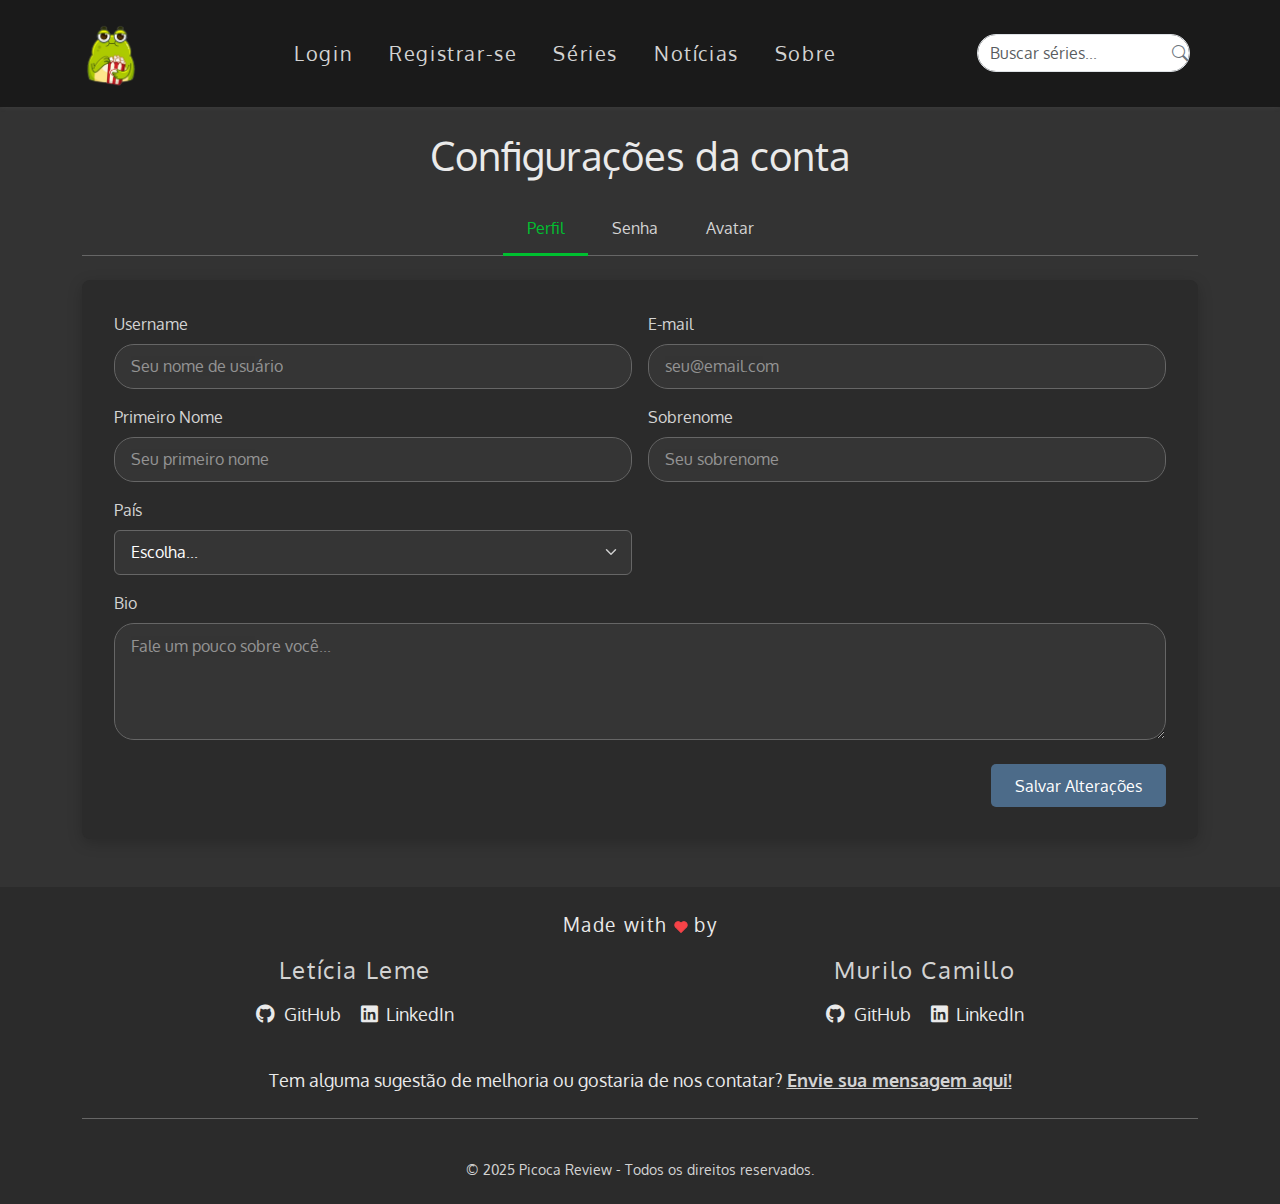
<file: profile.html>
<!DOCTYPE html>
<html lang="pt-br">
  <head>
    <meta charset="UTF-8" />
    <meta name="viewport" content="width=device-width, initial-scale=1.0" />
    <title>Configurações da Conta - Picoca Review</title>
    <link
      rel="icon"
      type="image/x-icon"
      href="assets/img/index/frog-popcorn.webp"
    />

    <link rel="preconnect" href="https://fonts.googleapis.com" />
    <link rel="preconnect" href="https://fonts.gstatic.com" crossorigin />

    <link
      href="https://fonts.googleapis.com/css2?family=Oxygen:wght@300;400&display=swap"
      rel="stylesheet"
    />
    <link
      rel="stylesheet"
      href="https://cdn.jsdelivr.net/npm/bootstrap@5.3.3/dist/css/bootstrap.min.css"
    />
    <link
      rel="stylesheet"
      href="https://cdn.jsdelivr.net/npm/bootstrap-icons/font/bootstrap-icons.css"
    />
    <link
      rel="stylesheet"
      href="https://cdnjs.cloudflare.com/ajax/libs/font-awesome/6.0.0/css/all.min.css"
    />

    <link rel="stylesheet" href="assets/styles/global.css" />
    <link rel="stylesheet" href="assets/styles/nav.css" />
    <link rel="stylesheet" href="assets/styles/profile.css" />
  </head>

  <body class="profile-body">
    <header>
      <nav class="navbar navbar-expand-lg" aria-label="Navegação Principal">
        <div class="container justify-content-center">
          <a class="navbar-brand" href="index.html"
            ><img
              aria-current="page"
              src="assets/img/index/frog-popcorn.webp"
              alt="Logo"
              class="d-inline-block align-text-top"
          /></a>
          <button
            class="navbar-toggler"
            type="button"
            data-bs-toggle="collapse"
            data-bs-target="#navbarSupportedContent"
            aria-controls="navbarSupportedContent"
            aria-expanded="false"
            aria-label="Toggle navigation"
          >
            <span class="navbar-toggler-icon"></span>
          </button>

          <div class="collapse navbar-collapse" id="navbarSupportedContent">
            <ul class="navbar-nav text-center">
              <li class="nav-item" id="nav-login-link">
                <a class="nav-link" href="login.html">Login</a>
              </li>
              <li class="nav-item" id="nav-register-link">
                <a class="nav-link" href="sign_up.html">Registrar-se</a>
              </li>

              <li class="nav-item dropdown hidden" id="nav-user-dropdown">
                <a
                  class="nav-link dropdown-toggle"
                  href="#"
                  role="button"
                  data-bs-toggle="dropdown"
                  aria-expanded="false"
                >
                  <span id="nav-username"></span>
                </a>
                <ul class="dropdown-menu">
                  <li>
                    <a class="dropdown-item" href="profile.html">
                      <i class="bi bi-gear-fill me-2"></i> Configurações
                    </a>
                  </li>
                  <li>
                    <a class="dropdown-item" href="#" id="nav-logout-btn">
                      <i class="bi bi-box-arrow-left me-2"></i> Logout
                    </a>
                  </li>
                </ul>
              </li>

              <li class="nav-item">
                <a class="nav-link" href="series_gallery.html">Séries</a>
              </li>
              <li class="nav-item">
                <a class="nav-link" href="journal.html">Notícias</a>
              </li>
              <li class="nav-item">
                <a class="nav-link" href="#footer">Sobre</a>
              </li>
            </ul>

            <form
              class="d-flex search-container position-relative"
              role="search"
              id="navbarSearchForm"
            >
              <input
                class="form-control me-2"
                id="navbarSearchInput"
                type="search"
                placeholder="Buscar séries..."
                aria-label="Buscar séries"
                autocomplete="off"
              />
              <button class="search-btn" type="submit">
                <i class="bi bi-search"></i>
              </button>
              <div
                class="dropdown-menu"
                id="navbarSearchResults"
                aria-labelledby="navbarSearchInput"
                style="
                  width: 100%;
                  top: 100%;
                  left: 0;
                  display: none;
                  max-height: 300px;
                  overflow-y: auto;
                "
              ></div>
            </form>
          </div>
        </div>
      </nav>
    </header>

    <main class="container mt-4 mb-5">
      <h1 class="profile-title mb-4">Configurações da conta</h1>

      <ul class="nav nav-tabs profile-tabs mb-4" id="profileTab" role="tablist">
        <li class="nav-item" role="presentation">
          <button
            class="nav-link active"
            id="profile-tab"
            data-bs-toggle="tab"
            data-bs-target="#profile-content"
            type="button"
            role="tab"
            aria-controls="profile-content"
            aria-selected="true"
          >
            Perfil
          </button>
        </li>
        <li class="nav-item" role="presentation">
          <button
            class="nav-link"
            id="password-tab"
            data-bs-toggle="tab"
            data-bs-target="#password-content"
            type="button"
            role="tab"
            aria-controls="password-content"
            aria-selected="false"
          >
            Senha
          </button>
        </li>
        <li class="nav-item" role="presentation">
          <button
            class="nav-link"
            id="avatar-tab"
            data-bs-toggle="tab"
            data-bs-target="#avatar-content"
            type="button"
            role="tab"
            aria-controls="avatar-content"
            aria-selected="false"
          >
            Avatar
          </button>
        </li>
      </ul>

      <div class="tab-content" id="profileTabContent">
        <div
          class="tab-pane fade show active"
          id="profile-content"
          role="tabpanel"
          aria-labelledby="profile-tab"
        >
          <form class="profile-form">
            <div class="row g-3">
              <div class="col-md-6">
                <label for="username" class="form-label">Username</label>
                <input
                  type="text"
                  class="form-control"
                  id="username"
                  placeholder="Seu nome de usuário"
                />
              </div>
              <div class="col-md-6">
                <label for="email" class="form-label">E-mail</label>
                <input
                  type="email"
                  class="form-control"
                  id="email"
                  placeholder="seu@email.com"
                />
              </div>
              <div class="col-md-6">
                <label for="firstName" class="form-label">Primeiro Nome</label>
                <input
                  type="text"
                  class="form-control"
                  id="firstName"
                  placeholder="Seu primeiro nome"
                />
              </div>
              <div class="col-md-6">
                <label for="lastName" class="form-label">Sobrenome</label>
                <input
                  type="text"
                  class="form-control"
                  id="lastName"
                  placeholder="Seu sobrenome"
                />
              </div>
              <div class="col-md-6">
                <label for="country" class="form-label">País</label>
                <select id="country" class="form-select">
                  <option selected disabled value="">Escolha...</option>
                  <option value="BR">Brasil</option>
                  <option value="PT">Portugal</option>
                  <option value="US">Estados Unidos</option>
                  <option value="Outro">Outro</option>
                </select>
              </div>
              <div class="col-12">
                <label for="bio" class="form-label">Bio</label>
                <textarea
                  class="form-control"
                  id="bio"
                  rows="4"
                  placeholder="Fale um pouco sobre você..."
                ></textarea>
              </div>
            </div>
            <div class="mt-4 text-end">
              <button type="submit" class="btn profile-btn">
                Salvar Alterações
              </button>
            </div>
          </form>
        </div>

        <div
          class="tab-pane fade"
          id="password-content"
          role="tabpanel"
          aria-labelledby="password-tab"
        >
          <form class="profile-form">
            <div class="row g-3 justify-content-center">
              <div class="col-md-8 col-lg-6">
                <label for="currentPassword" class="form-label"
                  >Senha Atual</label
                >
                <input
                  type="password"
                  class="form-control"
                  id="currentPassword"
                  placeholder="Sua senha atual"
                />
              </div>
              <div class="w-100"></div>
              <div class="col-md-8 col-lg-6">
                <label for="newPassword" class="form-label">Nova Senha</label>
                <input
                  type="password"
                  class="form-control"
                  id="newPassword"
                  placeholder="Mínimo 8 caracteres"
                />
              </div>
              <div class="w-100"></div>
              <div class="col-md-8 col-lg-6">
                <label for="confirmNewPassword" class="form-label"
                  >Confirmar Nova Senha</label
                >
                <input
                  type="password"
                  class="form-control"
                  id="confirmNewPassword"
                  placeholder="Repita a nova senha"
                />
              </div>
            </div>
            <div class="mt-4 text-center">
              <button type="submit" class="btn profile-btn">
                Alterar Senha
              </button>
            </div>
          </form>
        </div>

        <div
          class="tab-pane fade"
          id="avatar-content"
          role="tabpanel"
          aria-labelledby="avatar-tab"
        >
          <div class="avatar-section text-center">
            <p class="mb-3">Envie uma nova imagem de perfil.</p>

            <div class="avatar-drop-zone mb-3">
              <i class="bi bi-cloud-arrow-up-fill avatar-icon"></i>
              <p>Arraste e solte seu arquivo aqui</p>
              <span>ou</span>
            </div>

            <input
              type="file"
              id="avatarFile"
              class="d-none"
              accept="image/*"
            />

            <label for="avatarFile" class="btn profile-btn">
              <i class="bi bi-upload me-2"></i>Selecionar Arquivo
            </label>

            <p class="avatar-hint mt-3">Tamanho máximo: 2MB.</p>
          </div>
        </div>
      </div>
    </main>

    <footer id="footer" class="footer py-4">
      <div class="container text-center">
        <p class="footer-text">
          Made with
          <svg
            xmlns="http://www.w3.org/2000/svg"
            width="14"
            height="14"
            viewBox="0 0 24 24"
            fill="#f64348"
            stroke="#f64348"
            stroke-width="2"
            stroke-linecap="round"
            stroke-linejoin="round"
          >
            <path
              d="M20.84 4.61a5.5 5.5 0 0 0-7.78 0L12 5.67l-1.06-1.06a5.5 5.5 0 0 0-7.78 7.78l1.06 1.06L12 21.23l7.78-7.78 1.06-1.06a5.5 5.5 0 0 0 0-7.78z"
            ></path>
          </svg>
          by
        </p>
        <div class="row">
          <div class="col-md-6 mb-3">
            <!-- Coluna da Esquerda -->
            <h5 class="footer-title">Letícia Leme</h5>
            <a
              href="https://github.com/leticiaaleme"
              target="_blank"
              class="footer-link me-3"
            >
              <i class="fab fa-github"></i> GitHub
            </a>
            <a
              href="https://www.linkedin.com/in/leticiacristinaleme/"
              target="_blank"
              class="footer-link"
            >
              <i class="fab fa-linkedin"></i> LinkedIn
            </a>
          </div>
          <div class="col-md-6 mb-3">
            <!-- Coluna da Direita -->
            <h5 class="footer-title">Murilo Camillo</h5>
            <a
              href="https://github.com/MuriloCamillo"
              target="_blank"
              class="footer-link me-3"
            >
              <i class="fab fa-github"></i> GitHub
            </a>
            <a
              href="https://www.linkedin.com/in/murilo-camillo-martins/"
              target="_blank"
              class="footer-link"
            >
              <i class="fab fa-linkedin"></i> LinkedIn
            </a>
          </div>
        </div>
        <div class="footer-contact-suggestion mt-4 mb-3">
          <p class="mb-0">
            Tem alguma sugestão de melhoria ou gostaria de nos contatar?
            <a href="contact.html" class="footer-link-contact"
              >Envie sua mensagem aqui!</a
            >
          </p>
        </div>

        <!-- Linha de baixo com Copyright -->
        <div class="footer-copy">
          <div class="col text-center mt-3">
            <p class="mb-0">
              © 2025 Picoca Review - Todos os direitos reservados.
            </p>
          </div>
        </div>
      </div>
    </footer>

    <div
      id="logout-toast"
      class="logout-toast"
      role="alert"
      aria-live="assertive"
      aria-atomic="true"
    >
      <div class="toast-body">Logout realizado com sucesso!</div>
    </div>

    <script src="https://cdn.jsdelivr.net/npm/bootstrap@5.3.3/dist/js/bootstrap.bundle.min.js"></script>
    <script src="assets/js/focus-visible.js"></script>
    <script src="assets/js/series_data.js"></script>
    <script src="assets/js/navbar_search.js"></script>
    <script src="assets/js/navbar_auth.js"></script>
  </body>
</html>
</file>
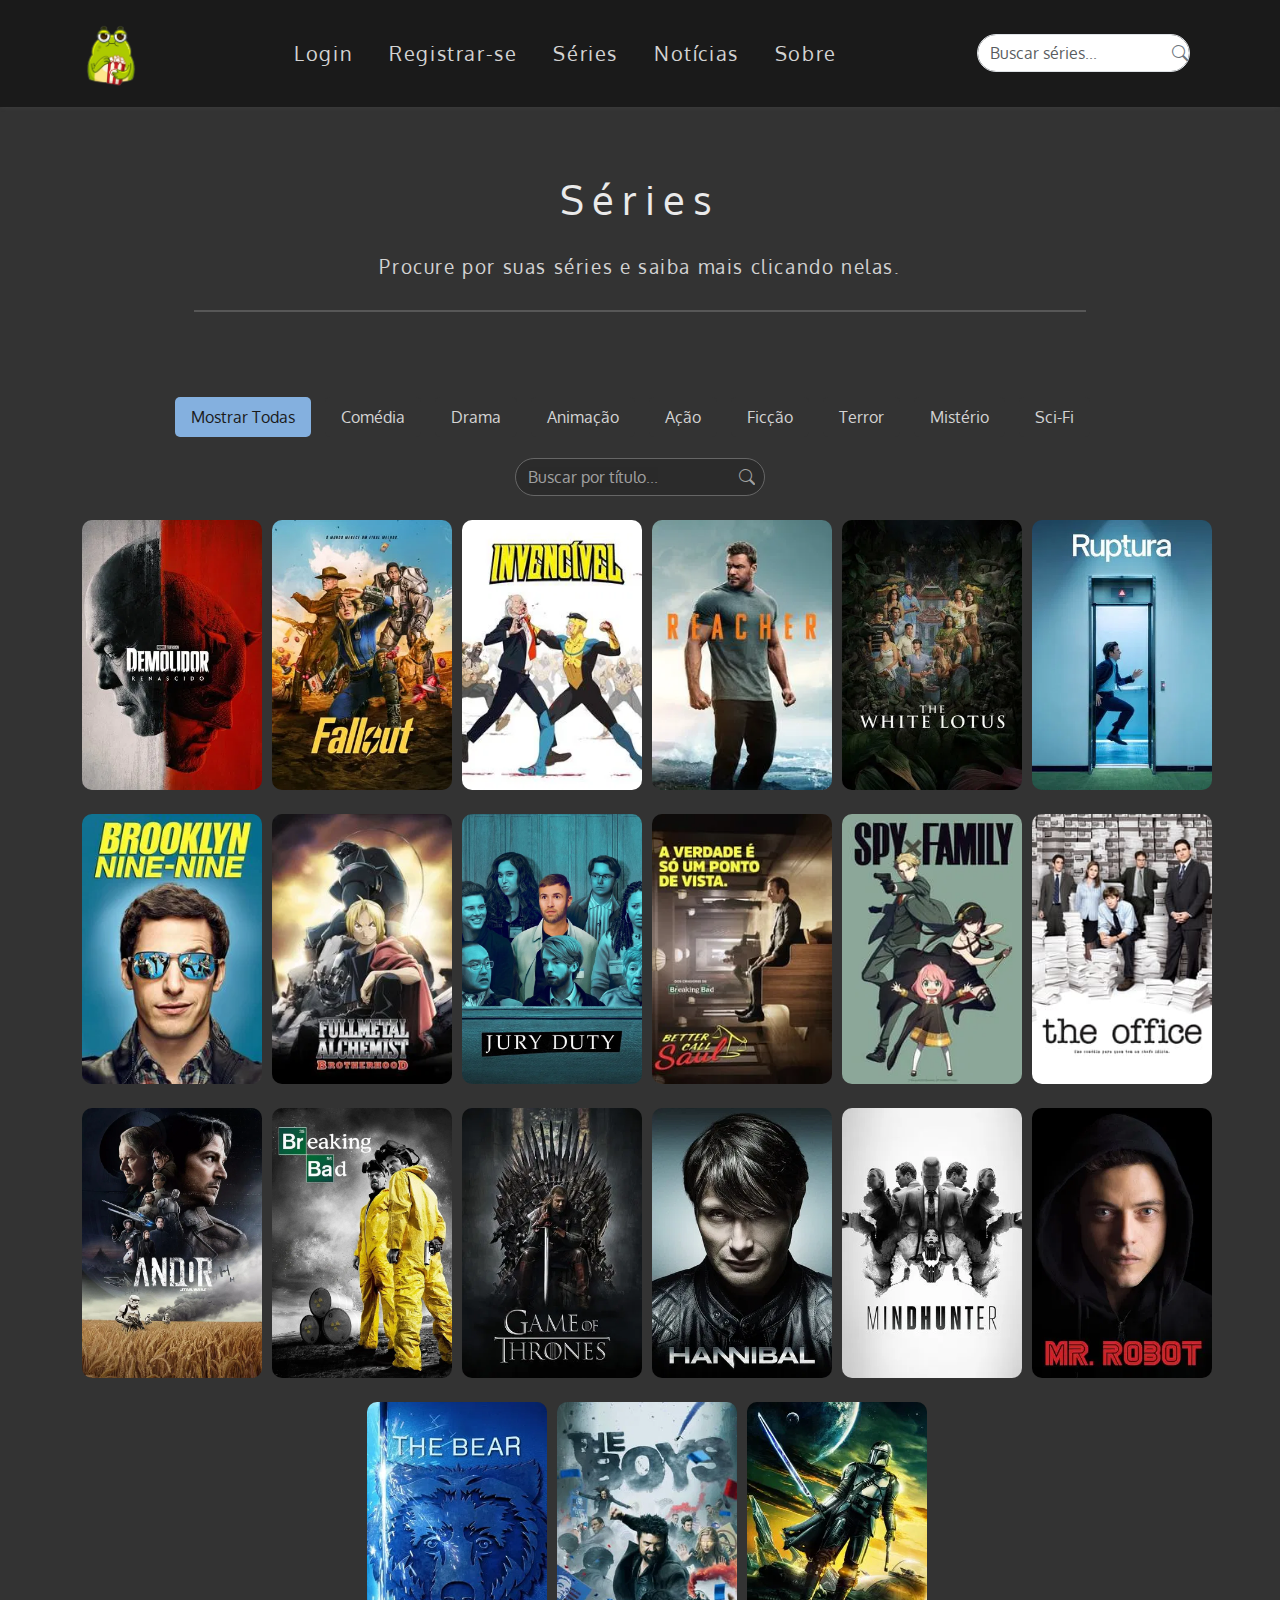
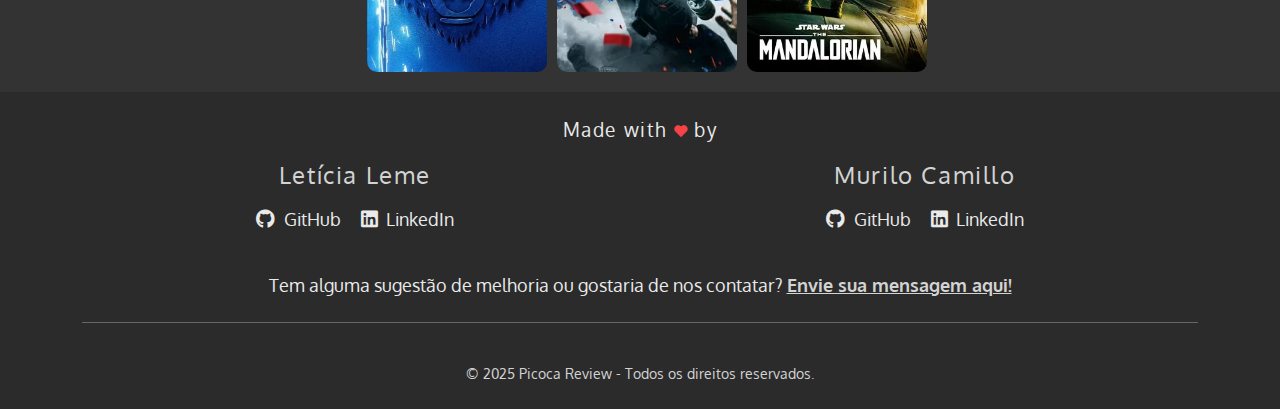
<file: series_gallery.html>
<!DOCTYPE html>
<html lang="pt-br">
  <head>
    <!-- Meta Tags -->
    <meta charset="UTF-8" />
    <meta name="viewport" content="width=device-width, initial-scale=1.0" />
    <meta
      name="description"
      content="Encontre todas as suas séries favoritas no Picoca Review. Explore por gênero, busque por título e descubra novas séries para assistir."
    />
    <title>Séries - Picoca Review</title>
    <link
      rel="icon"
      type="image/x-icon"
      href="assets/img/index/frog-popcorn.webp"
    />

    <!-- Fontes e CDNs -->
    <link rel="preconnect" href="https://fonts.googleapis.com" />
    <link rel="preconnect" href="https://fonts.gstatic.com" crossorigin />

    <!-- Estilos Externos (CDNs) -->
    <link
      href="https://fonts.googleapis.com/css2?family=Oxygen:wght@300;400&display=swap"
      rel="stylesheet"
    />
    <link
      rel="stylesheet"
      href="https://cdn.jsdelivr.net/npm/bootstrap@5.3.3/dist/css/bootstrap.min.css"
    />
    <link
      rel="stylesheet"
      href="https://cdn.jsdelivr.net/npm/bootstrap-icons/font/bootstrap-icons.css"
    />
    <link
      rel="stylesheet"
      href="https://cdnjs.cloudflare.com/ajax/libs/font-awesome/6.0.0/css/all.min.css"
    />

    <!-- Estilos Locais -->
    <link rel="stylesheet" href="assets/styles/global.css" />
    <link rel="stylesheet" href="assets/styles/nav.css" />
    <link rel="stylesheet" href="assets/styles/series_gallery.css" />
  </head>

  <body class="series-body">
    <header>
      <nav class="navbar navbar-expand-lg" aria-label="Navegação Principal">
        <div class="container justify-content-center">
          <a class="navbar-brand" href="index.html"
            ><img
              aria-current="page"
              src="assets/img/index/frog-popcorn.webp"
              alt="Logo"
              class="d-inline-block align-text-top"
          /></a>
          <button
            class="navbar-toggler"
            type="button"
            data-bs-toggle="collapse"
            data-bs-target="#navbarSupportedContent"
            aria-controls="navbarSupportedContent"
            aria-expanded="false"
            aria-label="Toggle navigation"
          >
            <span class="navbar-toggler-icon"></span>
          </button>

          <div class="collapse navbar-collapse" id="navbarSupportedContent">
            <ul class="navbar-nav text-center">
              <li class="nav-item" id="nav-login-link">
                <a class="nav-link" href="login.html">Login</a>
              </li>
              <li class="nav-item" id="nav-register-link">
                <a class="nav-link" href="sign_up.html">Registrar-se</a>
              </li>

              <li class="nav-item dropdown hidden" id="nav-user-dropdown">
                <a
                  class="nav-link dropdown-toggle"
                  href="#"
                  role="button"
                  data-bs-toggle="dropdown"
                  aria-expanded="false"
                >
                  <span id="nav-username"></span>
                </a>
                <ul class="dropdown-menu">
                  <li>
                    <a class="dropdown-item" href="profile.html">
                      <i class="bi bi-gear-fill me-2"></i> Configurações
                    </a>
                  </li>
                  <li>
                    <a class="dropdown-item" href="#" id="nav-logout-btn">
                      <i class="bi bi-box-arrow-left me-2"></i> Logout
                    </a>
                  </li>
                </ul>
              </li>

              <li class="nav-item">
                <a class="nav-link" href="series_gallery.html">Séries</a>
              </li>
              <li class="nav-item">
                <a class="nav-link" href="journal.html">Notícias</a>
              </li>
              <li class="nav-item">
                <a class="nav-link" href="#footer">Sobre</a>
              </li>
            </ul>

            <form
              class="d-flex search-container position-relative"
              role="search"
              id="navbarSearchForm"
            >
              <input
                class="form-control me-2"
                id="navbarSearchInput"
                type="search"
                placeholder="Buscar séries..."
                aria-label="Buscar séries"
                autocomplete="off"
              />
              <button class="search-btn" type="submit">
                <i class="bi bi-search"></i>
              </button>
              <div
                class="dropdown-menu"
                id="navbarSearchResults"
                aria-labelledby="navbarSearchInput"
                style="
                  width: 100%;
                  top: 100%;
                  left: 0;
                  display: none;
                  max-height: 300px;
                  overflow-y: auto;
                "
              ></div>
            </form>
          </div>
        </div>
      </nav>
    </header>

    <main class="container my-1">
      <h1 class="main-title">Séries</h1>
      <h2 class="main-subtitle">
        Procure por suas séries e saiba mais clicando nelas.
      </h2>

      <div class="section-divider"></div>

      <div
        class="filter-search-container d-flex flex-wrap justify-content-center align-items-baseline mb-4"
      >
        <div id="myBtnContainer" class="menu-filter me-md-3 mb-3 mb-md-0">
          <button class="btn filter-btn active" data-filter="all" role="button">
            Mostrar Todas
          </button>
          <button class="btn filter-btn" data-filter="comedia" role="button">
            Comédia
          </button>
          <button class="btn filter-btn" data-filter="drama" role="button">
            Drama
          </button>
          <button class="btn filter-btn" data-filter="animacao" role="button">
            Animação
          </button>
          <button class="btn filter-btn" data-filter="acao" role="button">
            Ação
          </button>
          <button class="btn filter-btn" data-filter="ficcao" role="button">
            Ficção
          </button>
          <button class="btn filter-btn" data-filter="terror" role="button">
            Terror
          </button>
          <button class="btn filter-btn" data-filter="misterio" role="button">
            Mistério
          </button>
          <button class="btn filter-btn" data-filter="sci-fi" role="button">
            Sci-Fi
          </button>
        </div>

        <div class="search-series-container local-search-container">
          <input
            type="search"
            id="seriesSearchInput"
            class="form-control"
            placeholder="Buscar por título..."
          />
          <span class="local-search-icon">
            <i class="bi bi-search"></i>
          </span>
        </div>
      </div>

      <div class="row gy-4 justify-content-center" id="seriesList"></div>
    </main>

    <footer id="footer" class="footer py-4 mt-3">
      <div class="container text-center">
        <p class="footer-text">
          Made with
          <svg
            xmlns="http://www.w3.org/2000/svg"
            width="14"
            height="14"
            viewBox="0 0 24 24"
            fill="#f64348"
            stroke="#f64348"
            stroke-width="2"
            stroke-linecap="round"
            stroke-linejoin="round"
          >
            <path
              d="M20.84 4.61a5.5 5.5 0 0 0-7.78 0L12 5.67l-1.06-1.06a5.5 5.5 0 0 0-7.78 7.78l1.06 1.06L12 21.23l7.78-7.78 1.06-1.06a5.5 5.5 0 0 0 0-7.78z"
            ></path>
          </svg>
          by
        </p>
        <div class="row">
          <div class="col-md-6 mb-3">
            <!-- Coluna da Esquerda -->
            <h5 class="footer-title">Letícia Leme</h5>
            <a
              href="https://github.com/leticiaaleme"
              target="_blank"
              class="footer-link me-3"
            >
              <i class="fab fa-github"></i> GitHub
            </a>
            <a
              href="https://www.linkedin.com/in/leticiacristinaleme/"
              target="_blank"
              class="footer-link"
            >
              <i class="fab fa-linkedin"></i> LinkedIn
            </a>
          </div>
          <div class="col-md-6 mb-3">
            <!-- Coluna da Direita -->
            <h5 class="footer-title">Murilo Camillo</h5>
            <a
              href="https://github.com/MuriloCamillo"
              target="_blank"
              class="footer-link me-3"
            >
              <i class="fab fa-github"></i> GitHub
            </a>
            <a
              href="https://www.linkedin.com/in/murilo-camillo-martins/"
              target="_blank"
              class="footer-link"
            >
              <i class="fab fa-linkedin"></i> LinkedIn
            </a>
          </div>
        </div>

        <div class="footer-contact-suggestion mt-4 mb-3">
          <p class="mb-0">
            Tem alguma sugestão de melhoria ou gostaria de nos contatar?
            <a href="contact.html" class="footer-link-contact"
              >Envie sua mensagem aqui!</a
            >
          </p>
        </div>

        <!-- Linha de baixo com Copyright -->
        <div class="footer-copy">
          <div class="col text-center mt-3">
            <p class="mb-0">
              © 2025 Picoca Review - Todos os direitos reservados.
            </p>
          </div>
        </div>
      </div>
    </footer>

    <div
      id="logout-toast"
      class="logout-toast"
      role="alert"
      aria-live="assertive"
      aria-atomic="true"
    >
      <div class="toast-body">Logout realizado com sucesso!</div>
    </div>

    <script src="https://cdn.jsdelivr.net/npm/bootstrap@5.3.3/dist/js/bootstrap.bundle.min.js"></script>
    <script src="assets/js/focus-visible.js"></script>
    <script src="assets/js/series_data.js"></script>
    <script src="assets/js/series_gallery_loader.js"></script>
    <script src="assets/js/series_gallery_filter.js"></script>
    <script src="assets/js/navbar_search.js"></script>
    <script src="assets/js/navbar_auth.js"></script>
  </body>
</html>
</file>
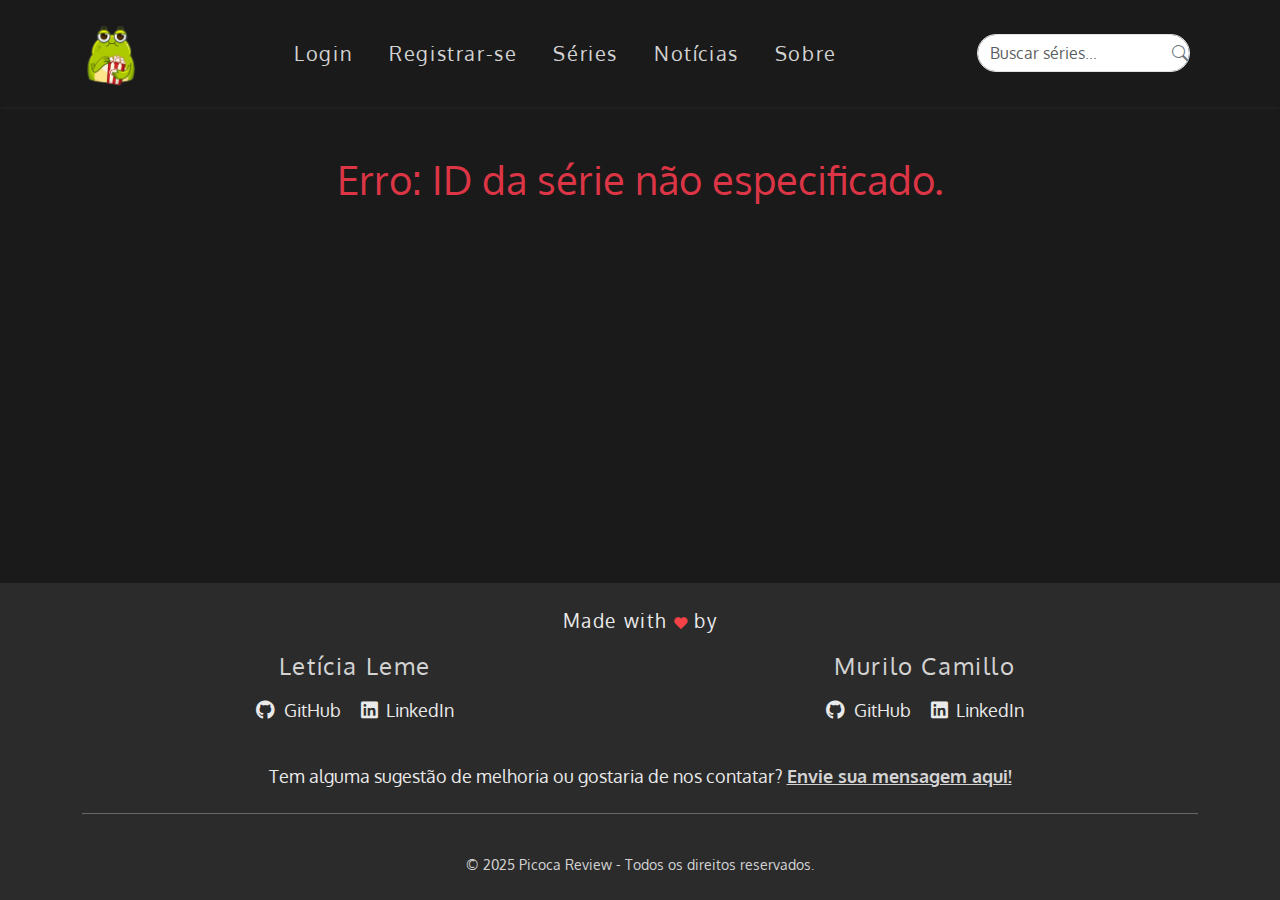
<file: series_info_default.html>
<!DOCTYPE html>
<html lang="pt-br">
  <head>
    <!-- Meta Tags -->
    <meta charset="UTF-8" />
    <meta name="viewport" content="width=device-width, initial-scale=1.0" />
    <meta name="description" content="" />
    <title>Picoca Review</title>
    <link
      rel="icon"
      type="image/x-icon"
      href="assets/img/index/frog-popcorn.webp"
    />

    <!-- Fontes e CDNs -->
    <link rel="preconnect" href="https://fonts.googleapis.com" />
    <link rel="preconnect" href="https://fonts.gstatic.com" crossorigin />

    <!-- Estilos Externos (CDNs) -->
    <link
      href="https://fonts.googleapis.com/css2?family=Oxygen:wght@300;400&display=swap"
      rel="stylesheet"
    />
    <link
      rel="stylesheet"
      href="https://cdn.jsdelivr.net/npm/bootstrap@5.3.3/dist/css/bootstrap.min.css"
    />
    <link
      rel="stylesheet"
      href="https://cdn.jsdelivr.net/npm/bootstrap-icons/font/bootstrap-icons.css"
    />
    <link
      rel="stylesheet"
      href="https://cdnjs.cloudflare.com/ajax/libs/font-awesome/6.0.0/css/all.min.css"
    />

    <!-- Estilos Locais -->
    <link rel="stylesheet" href="assets/styles/global.css" />
    <link rel="stylesheet" href="assets/styles/nav.css" />
    <link rel="stylesheet" href="assets/styles/series_info.css" />
  </head>

  <body class="serie-body">
    <header>
      <nav class="navbar navbar-expand-lg" aria-label="Navegação Principal">
        <div class="container justify-content-center">
          <a class="navbar-brand" href="index.html"
            ><img
              aria-current="page"
              src="assets/img/index/frog-popcorn.webp"
              alt="Logo"
              class="d-inline-block align-text-top"
          /></a>
          <button
            class="navbar-toggler"
            type="button"
            data-bs-toggle="collapse"
            data-bs-target="#navbarSupportedContent"
            aria-controls="navbarSupportedContent"
            aria-expanded="false"
            aria-label="Toggle navigation"
          >
            <span class="navbar-toggler-icon"></span>
          </button>

          <div class="collapse navbar-collapse" id="navbarSupportedContent">
            <ul class="navbar-nav text-center">
              <li class="nav-item" id="nav-login-link">
                <a class="nav-link" href="login.html">Login</a>
              </li>
              <li class="nav-item" id="nav-register-link">
                <a class="nav-link" href="sign_up.html">Registrar-se</a>
              </li>

              <li class="nav-item dropdown hidden" id="nav-user-dropdown">
                <a
                  class="nav-link dropdown-toggle"
                  href="#"
                  role="button"
                  data-bs-toggle="dropdown"
                  aria-expanded="false"
                >
                  <span id="nav-username"></span>
                </a>
                <ul class="dropdown-menu">
                  <li>
                    <a class="dropdown-item" href="profile.html">
                      <i class="bi bi-gear-fill me-2"></i> Configurações
                    </a>
                  </li>
                  <li>
                    <a class="dropdown-item" href="#" id="nav-logout-btn">
                      <i class="bi bi-box-arrow-left me-2"></i> Logout
                    </a>
                  </li>
                </ul>
              </li>

              <li class="nav-item">
                <a class="nav-link" href="series_gallery.html">Séries</a>
              </li>
              <li class="nav-item">
                <a class="nav-link" href="journal.html">Notícias</a>
              </li>
              <li class="nav-item">
                <a class="nav-link" href="#footer">Sobre</a>
              </li>
            </ul>

            <form
              class="d-flex search-container position-relative"
              role="search"
              id="navbarSearchForm"
            >
              <input
                class="form-control me-2"
                id="navbarSearchInput"
                type="search"
                placeholder="Buscar séries..."
                aria-label="Buscar séries"
                autocomplete="off"
              />
              <button class="search-btn" type="submit">
                <i class="bi bi-search"></i>
              </button>
              <div
                class="dropdown-menu"
                id="navbarSearchResults"
                aria-labelledby="navbarSearchInput"
                style="
                  width: 100%;
                  top: 100%;
                  left: 0;
                  display: none;
                  max-height: 300px;
                  overflow-y: auto;
                "
              ></div>
            </form>
          </div>
        </div>
      </nav>
    </header>

    <main>
      <section class="serie-hero">
        <div class="backdrop-container">
          <div class="backdrop-image" id="backdrop-image"></div>
          <div class="backdrop-overlay"></div>
        </div>

        <div class="container content-container">
          <p class="back-link-container">
            <a class="series-gallery-link" href="series_gallery.html">
              <i class="bi bi-arrow-left"></i> Voltar para Séries
            </a>
          </p>
          <div class="row">
            <div class="col-md-3 poster-container">
              <img
                src=""
                alt="Poster da Série"
                class="img-fluid serie-poster"
                id="serie-poster"
              />
            </div>

            <div class="col-md-6 serie-info">
              <h1 class="serie-title" id="serie-title">
                <span class="serie-year" id="serie-year"></span>
              </h1>
              <div class="serie-director" id="serie-creator"></div>
              <div class="serie-tagline" id="serie-tagline"></div>
              <div class="serie-synopsis" id="serie-synopsis">
                <p></p>
              </div>
              <div class="serie-status" id="serie-status"></div>

              <div class="serie-tabs">
                <ul class="nav nav-tabs" id="serieInfoTabs" role="tablist">
                  <li class="nav-item" role="presentation">
                    <button
                      class="nav-link active"
                      id="cast-tab"
                      data-bs-toggle="tab"
                      data-bs-target="#cast"
                      type="button"
                      role="tab"
                      aria-controls="cast"
                      aria-selected="true"
                    >
                      ELENCO
                    </button>
                  </li>
                  <li class="nav-item" role="presentation">
                    <button
                      class="nav-link"
                      id="genres-tab"
                      data-bs-toggle="tab"
                      data-bs-target="#genres"
                      type="button"
                      role="tab"
                      aria-controls="genres"
                      aria-selected="false"
                    >
                      GÊNERO
                    </button>
                  </li>
                  <li class="nav-item" role="presentation">
                    <button
                      class="nav-link"
                      id="seasons-tab"
                      data-bs-toggle="tab"
                      data-bs-target="#seasons"
                      type="button"
                      role="tab"
                      aria-controls="seasons"
                      aria-selected="false"
                    >
                      TEMPORADAS
                    </button>
                  </li>
                  <li class="nav-item" role="presentation">
                    <button
                      class="nav-link"
                      id="watch-tab"
                      data-bs-toggle="tab"
                      data-bs-target="#watch"
                      type="button"
                      role="tab"
                      aria-controls="watch"
                      aria-selected="false"
                    >
                      ONDE ASSISTIR
                    </button>
                  </li>
                </ul>
                <div class="tab-content" id="serieInfoTabsContent">
                  <div
                    class="tab-pane fade show active"
                    id="cast"
                    role="tabpanel"
                    aria-labelledby="cast-tab"
                  >
                    <div class="cast-list" id="cast-list"></div>
                  </div>

                  <div
                    class="tab-pane fade"
                    id="genres"
                    role="tabpanel"
                    aria-labelledby="genres-tab"
                  >
                    <div class="genres-list" id="genres-list"></div>
                  </div>

                  <div
                    class="tab-pane fade"
                    id="seasons"
                    role="tabpanel"
                    aria-labelledby="seasons-tab"
                  >
                    <div class="seasons-list" id="seasons-list"></div>
                  </div>

                  <div
                    class="tab-pane fade"
                    id="watch"
                    role="tabpanel"
                    aria-labelledby="watch-tab"
                  >
                    <div class="watch-list" id="watch-list"></div>
                  </div>
                </div>
              </div>
            </div>

            <div class="col-md-3 user-actions">
              <div class="action-buttons">
                <button class="btn action-btn like-btn">
                  <i class="bi bi-heart"></i>
                  <span>Like</span>
                </button>
                <button class="btn action-btn watchlist-btn">
                  <i class="bi bi-bookmark-plus"></i>
                  <span>Watchlist</span>
                </button>
              </div>

              <div class="rating-container">
                <h6 class="rating-text">Avaliar</h6>
                <div class="stars">
                  <i class="bi bi-star"></i>
                  <i class="bi bi-star"></i>
                  <i class="bi bi-star"></i>
                  <i class="bi bi-star"></i>
                  <i class="bi bi-star"></i>
                </div>
              </div>

              <div class="community-rating">
                <h6 class="rating-text">Avaliações</h6>
                <div class="rating-info">
                  <div class="average-rating">3.5</div>
                  <div class="rating-bar">
                    <div class="bar-container">
                      <div class="bar" style="height: 20%"></div>
                      <div class="bar" style="height: 30%"></div>
                      <div class="bar" style="height: 40%"></div>
                      <div class="bar" style="height: 60%"></div>
                      <div class="bar" style="height: 80%"></div>
                      <div class="bar" style="height: 70%"></div>
                      <div class="bar" style="height: 60%"></div>
                      <div class="bar" style="height: 50%"></div>
                      <div class="bar" style="height: 30%"></div>
                      <div class="bar" style="height: 20%"></div>
                    </div>
                  </div>
                  <div class="fans-count">368 FANS</div>
                </div>
              </div>
            </div>
          </div>
        </div>
      </section>

      <section class="trailer-section py-4">
        <div class="container">
          <h2 class="section-title">Confira abaixo o trailer da série:</h2>
          <div class="ratio ratio-16x9">
            <iframe
              src=""
              title="Trailer"
              allowfullscreen
              id="serie-trailer"
            ></iframe>
          </div>
        </div>
      </section>
    </main>

    <footer id="footer" class="footer py-4">
      <div class="container text-center">
        <p class="footer-text">
          Made with
          <svg
            xmlns="http://www.w3.org/2000/svg"
            width="14"
            height="14"
            viewBox="0 0 24 24"
            fill="#f64348"
            stroke="#f64348"
            stroke-width="2"
            stroke-linecap="round"
            stroke-linejoin="round"
          >
            <path
              d="M20.84 4.61a5.5 5.5 0 0 0-7.78 0L12 5.67l-1.06-1.06a5.5 5.5 0 0 0-7.78 7.78l1.06 1.06L12 21.23l7.78-7.78 1.06-1.06a5.5 5.5 0 0 0 0-7.78z"
            ></path>
          </svg>
          by
        </p>
        <div class="row">
          <div class="col-md-6 mb-3">
            <!-- Coluna da Esquerda -->
            <h5 class="footer-title">Letícia Leme</h5>
            <a
              href="https://github.com/leticiaaleme"
              target="_blank"
              class="footer-link me-3"
            >
              <i class="fab fa-github"></i> GitHub
            </a>
            <a
              href="https://www.linkedin.com/in/leticiacristinaleme/"
              target="_blank"
              class="footer-link"
            >
              <i class="fab fa-linkedin"></i> LinkedIn
            </a>
          </div>
          <div class="col-md-6 mb-3">
            <!-- Coluna da Direita -->
            <h5 class="footer-title">Murilo Camillo</h5>
            <a
              href="https://github.com/MuriloCamillo"
              target="_blank"
              class="footer-link me-3"
            >
              <i class="fab fa-github"></i> GitHub
            </a>
            <a
              href="https://www.linkedin.com/in/murilo-camillo-martins/"
              target="_blank"
              class="footer-link"
            >
              <i class="fab fa-linkedin"></i> LinkedIn
            </a>
          </div>
        </div>

        <div class="footer-contact-suggestion mt-4 mb-3">
          <p class="mb-0">
            Tem alguma sugestão de melhoria ou gostaria de nos contatar?
            <a href="contact.html" class="footer-link-contact"
              >Envie sua mensagem aqui!</a
            >
          </p>
        </div>

        <!-- Linha de baixo com Copyright -->
        <div class="footer-copy">
          <div class="col text-center mt-3">
            <p class="mb-0">
              © 2025 Picoca Review - Todos os direitos reservados.
            </p>
          </div>
        </div>
      </div>
    </footer>

    <div
      id="logout-toast"
      class="logout-toast"
      role="alert"
      aria-live="assertive"
      aria-atomic="true"
    >
      <div class="toast-body">Logout realizado com sucesso!</div>
    </div>

    <script src="https://cdn.jsdelivr.net/npm/bootstrap@5.3.3/dist/js/bootstrap.bundle.min.js"></script>
    <script src="assets/js/focus-visible.js"></script>
    <script src="assets/js/series_data.js"></script>
    <script src="assets/js/series_info_loader.js"></script>
    <script src="assets/js/navbar_search.js"></script>
    <script src="assets/js/navbar_auth.js"></script>
  </body>
</html>
</file>
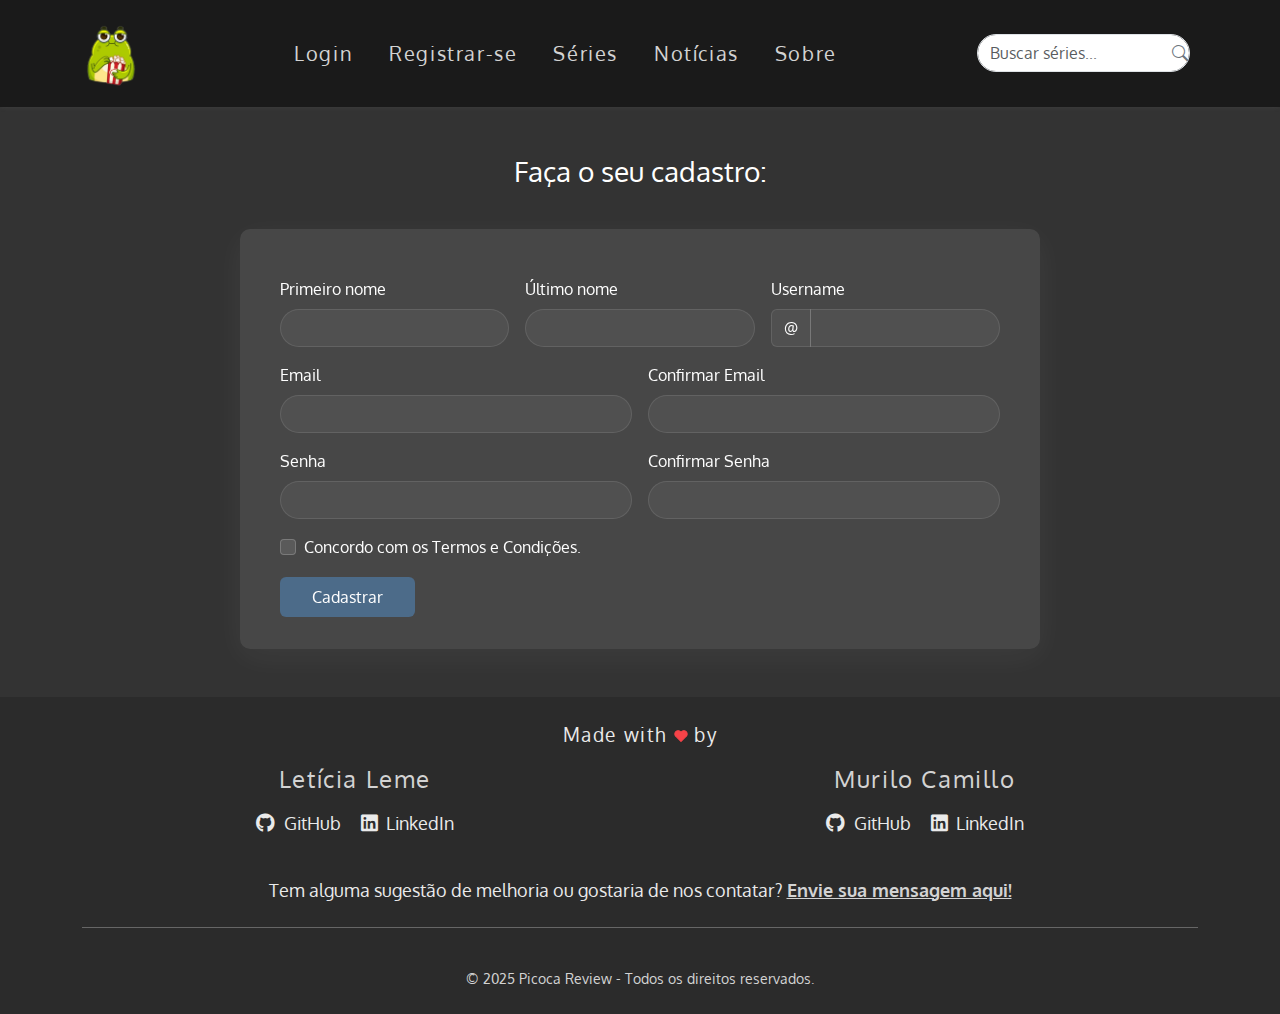
<file: sign_up.html>
<!DOCTYPE html>
<html lang="pt-br">
  <head>
    <!-- Meta Tags -->
    <meta charset="UTF-8" />
    <meta name="viewport" content="width=device-width, initial-scale=1.0" />
    <meta
      name="description"
      content="Crie sua conta no Picoca Review e comece a organizar suas séries, acompanhar notícias e avaliar suas séries favoritas."
    />
    <title>Registrar-se - Picoca Review</title>
    <link
      rel="icon"
      type="image/x-icon"
      href="assets/img/index/frog-popcorn.webp"
    />

    <!-- Fontes e CDNs -->
    <link rel="preconnect" href="https://fonts.googleapis.com" />
    <link rel="preconnect" href="https://fonts.gstatic.com" crossorigin />

    <!-- Estilos Externos (CDNs) -->
    <link
      href="https://fonts.googleapis.com/css2?family=Oxygen:wght@300;400&display=swap"
      rel="stylesheet"
    />
    <link
      rel="stylesheet"
      href="https://cdn.jsdelivr.net/npm/bootstrap@5.3.3/dist/css/bootstrap.min.css"
    />
    <link
      rel="stylesheet"
      href="https://cdn.jsdelivr.net/npm/bootstrap-icons/font/bootstrap-icons.css"
    />
    <link
      rel="stylesheet"
      href="https://cdnjs.cloudflare.com/ajax/libs/font-awesome/6.0.0/css/all.min.css"
    />

    <!-- Estilos Locais -->
    <link rel="stylesheet" href="assets/styles/global.css" />
    <link rel="stylesheet" href="assets/styles/nav.css" />
    <link rel="stylesheet" href="assets/styles/sign_up.css" />
  </head>

  <body class="signup-body">
    <header>
      <nav class="navbar navbar-expand-lg" aria-label="Navegação Principal">
        <div class="container justify-content-center">
          <a class="navbar-brand" href="index.html"
            ><img
              aria-current="page"
              src="assets/img/index/frog-popcorn.webp"
              alt="Logo"
              class="d-inline-block align-text-top"
          /></a>
          <button
            class="navbar-toggler"
            type="button"
            data-bs-toggle="collapse"
            data-bs-target="#navbarSupportedContent"
            aria-controls="navbarSupportedContent"
            aria-expanded="false"
            aria-label="Toggle navigation"
          >
            <span class="navbar-toggler-icon"></span>
          </button>

          <div class="collapse navbar-collapse" id="navbarSupportedContent">
            <ul class="navbar-nav text-center">
              <li class="nav-item" id="nav-login-link">
                <a class="nav-link" href="login.html">Login</a>
              </li>
              <li class="nav-item" id="nav-register-link">
                <a class="nav-link" href="sign_up.html">Registrar-se</a>
              </li>

              <li class="nav-item dropdown hidden" id="nav-user-dropdown">
                <a
                  class="nav-link dropdown-toggle"
                  href="#"
                  role="button"
                  data-bs-toggle="dropdown"
                  aria-expanded="false"
                >
                  <span id="nav-username"></span>
                </a>
                <ul class="dropdown-menu">
                  <li>
                    <a class="dropdown-item" href="profile.html">
                      <i class="bi bi-gear-fill me-2"></i> Configurações
                    </a>
                  </li>
                  <li>
                    <a class="dropdown-item" href="#" id="nav-logout-btn">
                      <i class="bi bi-box-arrow-left me-2"></i> Logout
                    </a>
                  </li>
                </ul>
              </li>

              <li class="nav-item">
                <a class="nav-link" href="series_gallery.html">Séries</a>
              </li>
              <li class="nav-item">
                <a class="nav-link" href="journal.html">Notícias</a>
              </li>
              <li class="nav-item">
                <a class="nav-link" href="#footer">Sobre</a>
              </li>
            </ul>

            <form
              class="d-flex search-container position-relative"
              role="search"
              id="navbarSearchForm"
            >
              <input
                class="form-control me-2"
                id="navbarSearchInput"
                type="search"
                placeholder="Buscar séries..."
                aria-label="Buscar séries"
                autocomplete="off"
              />
              <button class="search-btn" type="submit">
                <i class="bi bi-search"></i>
              </button>
              <div
                class="dropdown-menu"
                id="navbarSearchResults"
                aria-labelledby="navbarSearchInput"
                style="
                  width: 100%;
                  top: 100%;
                  left: 0;
                  display: none;
                  max-height: 300px;
                  overflow-y: auto;
                "
              ></div>
            </form>
          </div>
        </div>
      </nav>
    </header>

    <main>
      <!-- Formulário de cadastro -->
      <h3 class="signup-title">Faça o seu cadastro:</h3>

      <section class="formulario-cadastro">
        <!-- Campo de Nome -->
        <form class="row g-3 needs-validation" novalidate>
          <div class="col-md-4">
            <label for="first-name" class="form-label">Primeiro nome</label>
            <input type="text" class="form-control" required />
            <div class="valid-feedback">Ok!</div>
          </div>

          <!-- Campo de Sobrenome -->
          <div class="col-md-4">
            <label for="last-name" class="form-label">Último nome</label>
            <input type="text" class="form-control" required />
            <div class="valid-feedback">Ok!</div>
          </div>

          <!-- Campo de Username -->
          <div class="col-md-4">
            <label for="username" class="form-label">Username</label>
            <div class="input-group has-validation">
              <span class="input-group-text">@</span>
              <input
                type="text"
                class="form-control"
                aria-describedby="inputGroupPrepend"
                required
              />
              <div class="invalid-feedback">Escolha um nome de usuário.</div>
            </div>
          </div>

          <!-- Campo de CPF -->
          <!-- <div class="col-md-4">
            <label for="cpf" class="form-label">CPF</label>
            <input type="text" class="form-control" id="cpf" required maxlength="14" placeholder="000.000.000-00">
            <div class="invalid-feedback">
            Por favor, insira um CPF válido.
            </div>
        </div> -->

          <!-- Campo de email -->
          <div class="col-md-6">
            <label for="validationEmail" class="form-label">Email</label>
            <input
              type="email"
              class="form-control"
              id="validationEmail"
              required
            />
            <div class="invalid-feedback">
              Por favor, insira um email válido.
            </div>
          </div>

          <!-- Confirmação de email -->

          <div class="col-md-6">
            <label for="validationEmailConfirm" class="form-label"
              >Confirmar Email</label
            >
            <input
              type="email"
              class="form-control"
              id="validationEmailConfirm"
              required
            />
            <div class="invalid-feedback">Os emails não correspondem.</div>
          </div>

          <!-- Campo de senha -->
          <div class="col-md-6">
            <label for="validationPassword" class="form-label">Senha</label>
            <input
              type="password"
              class="form-control"
              id="validationPassword"
              required
            />
            <div class="invalid-feedback">
              A senha deve ter no mínimo 8 caracteres.
            </div>
          </div>

          <!-- Confirmação de senha -->
          <div class="col-md-6">
            <label for="validationPasswordConfirm" class="form-label"
              >Confirmar Senha</label
            >
            <input
              type="password"
              class="form-control"
              id="validationPasswordConfirm"
              required
            />
            <div class="invalid-feedback">As senhas não correspondem.</div>
          </div>

          <!-- Termos e Condições -->
          <div class="col-12">
            <div class="form-check">
              <input
                class="form-check-input"
                type="checkbox"
                value=""
                id="invalidCheck"
                required
              />
              <label class="form-check-label" for="invalidCheck">
                Concordo com os Termos e Condições.
              </label>
              <div class="invalid-feedback">
                Você deve concordar antes de enviar.
              </div>
            </div>
          </div>

          <!-- Botão de cadastro -->
          <div class="col-12">
            <button class="btn btn-primary" type="submit">Cadastrar</button>
          </div>
        </form>
      </section>
    </main>

    <footer id="footer" class="footer py-4">
      <div class="container text-center">
        <p class="footer-text">
          Made with
          <svg
            xmlns="http://www.w3.org/2000/svg"
            width="14"
            height="14"
            viewBox="0 0 24 24"
            fill="#f64348"
            stroke="#f64348"
            stroke-width="2"
            stroke-linecap="round"
            stroke-linejoin="round"
          >
            <path
              d="M20.84 4.61a5.5 5.5 0 0 0-7.78 0L12 5.67l-1.06-1.06a5.5 5.5 0 0 0-7.78 7.78l1.06 1.06L12 21.23l7.78-7.78 1.06-1.06a5.5 5.5 0 0 0 0-7.78z"
            ></path>
          </svg>
          by
        </p>
        <div class="row">
          <!-- Coluna da Esquerda -->
          <div class="col-md-6 mb-3">
            <h5 class="footer-title">Letícia Leme</h5>
            <a
              href="https://github.com/leticiaaleme"
              target="_blank"
              class="footer-link me-3"
            >
              <i class="fab fa-github"></i> GitHub
            </a>
            <a
              href="https://www.linkedin.com/in/leticiacristinaleme/"
              target="_blank"
              class="footer-link"
            >
              <i class="fab fa-linkedin"></i> LinkedIn
            </a>
          </div>

          <!-- Coluna da Direita -->
          <div class="col-md-6 mb-3">
            <h5 class="footer-title">Murilo Camillo</h5>
            <a
              href="https://github.com/MuriloCamillo"
              target="_blank"
              class="footer-link me-3"
            >
              <i class="fab fa-github"></i> GitHub
            </a>
            <a
              href="https://www.linkedin.com/in/murilo-camillo-martins/"
              target="_blank"
              class="footer-link"
            >
              <i class="fab fa-linkedin"></i> LinkedIn
            </a>
          </div>
        </div>

        <div class="footer-contact-suggestion mt-4 mb-3">
          <p class="mb-0">
            Tem alguma sugestão de melhoria ou gostaria de nos contatar?
            <a href="contact.html" class="footer-link-contact"
              >Envie sua mensagem aqui!</a
            >
          </p>
        </div>

        <!-- Linha de baixo com Copyright -->
        <div class="footer-copy">
          <div class="col text-center mt-3">
            <p class="mb-0">
              © 2025 Picoca Review - Todos os direitos reservados.
            </p>
          </div>
        </div>
      </div>
    </footer>

    <div
      id="signup-success-toast"
      class="signup-success-toast"
      role="alert"
      aria-live="assertive"
      aria-atomic="true"
    >
      <div class="toast-body">Cadastro realizado com sucesso!</div>
    </div>

    <div
      id="logout-toast"
      class="logout-toast"
      role="alert"
      aria-live="assertive"
      aria-atomic="true"
    >
      <div class="toast-body">Logout realizado com sucesso!</div>
    </div>

    <script src="https://cdn.jsdelivr.net/npm/bootstrap@5.3.3/dist/js/bootstrap.bundle.min.js"></script>
    <script src="assets/js/focus-visible.js"></script>
    <script src="assets/js/series_data.js"></script>
    <script src="assets/js/navbar_search.js"></script>
    <script src="assets/js/navbar_auth.js"></script>
    <script src="assets/js/signup.js"></script>
  </body>
</html>
</file>
<file: assets/styles/nav.css>
/* ===================================== */
/* == ESTILOS DA BARRA DE NAVEGAÇÃO == */
/* ===================================== */

/* --- Controle de Visibilidade (Login/Registro/Dropdown Usuário) --- */
/* Esconde elementos baseados na classe .hidden (controlada via JS) */
#nav-login-link.hidden,
#nav-register-link.hidden,
#nav-user-dropdown.hidden {
  display: none;
}

#nav-username {
  color: var(--color-lightgrey);
}

.navbar-nav .nav-item.dropdown > a.nav-link:hover #nav-username {
  color: var(--color-white);
}

/* --- Logo na Navbar --- */
.navbar-brand img {
  height: auto;
  width: 3.5rem;
}

/* --- Estilo Base da Navbar --- */
.navbar {
  background-color: var(--color-background);
  padding: 0.9375rem 0;
  transition: box-shadow 0.3s ease, transform 0.3s ease;
}

.navbar:hover {
  box-shadow: 0 -4px 8px rgba(200, 200, 200, 0.3);
}

/* --- Alinhamento dos Itens da Navbar --- */
.navbar-nav {
  margin: 0 auto;
  text-align: center;
}

.navbar-nav .nav-item {
  /* Cada item da lista (li) */
  margin: 0 0.625rem; /* Espaçamento horizontal entre itens */
}

/* --- Links de Navegação --- */
.navbar-nav .nav-link {
  color: var(--color-lightgrey);
  font-size: 1.25rem;
  letter-spacing: 0.1rem;
}

.navbar-nav .nav-link:hover {
  color: var(--color-white);
}

/* --- Campo e Botão de Busca --- */
.search-container {
  position: relative;
}

.form-control {
  /* Input de busca */
  border-radius: 20px;
  padding-right: 2.5rem;
}

.search-btn {
  /* Ícone de lupa dentro do campo */
  background: none;
  border: none;
  color: #6c757d;
  cursor: pointer;
  position: absolute;
  right: 10px;
  top: 50%;
  transform: translateY(-50%);
}

/* --- Botão Hamburguer --- */
.navbar-toggler-icon {
  background-image: url("data:image/svg+xml,%3Csvg xmlns='http://www.w3.org/2000/svg' width='30' height='30' viewBox='0 0 30 30'%3E%3Cpath stroke='white' stroke-linecap='round' stroke-miterlimit='10' stroke-width='2' d='M4 7h22M4 15h22M4 23h22'/%3E%3C/svg%3E");
}

.navbar-toggler {
  border-color: var(--color-white);
}

/* --- Dropdown do Usuário --- */
#user-name {
  color: var(--color-lightgrey);
}

#user-name:hover {
  color: var(--color-white);
}

.dropdown-menu {
  background-color: var(--color-darkgrey);
  border: 1px solid var(--color-divider);
  box-shadow: 0 4px 8px rgba(0, 0, 0, 0.2);
}

.dropdown-item {
  /* Cada item dentro do dropdown */
  color: var(--color-lightgrey);
  transition: background-color 0.3s ease, color 0.3s ease;
}

.dropdown-item:hover {
  background-color: var(--color-blue);
  color: var(--color-white);
}

.dropdown-toggle::after {
  /* Seta indicadora do dropdown */
  border-top-color: var(--color-lightgrey);
}

/* --- Estilos Customizados para Sugestões de Busca na Navbar --- */

/* Container dos resultados/sugestões */
#navbarSearchResults {
  background-color: var(--color-darkgrey);
  border: 1px solid var(--color-divider);
  border-radius: 0 0 8px 8px;
  border-top: none;
  box-shadow: 0 4px 8px rgba(0, 0, 0, 0.2);
  margin-top: 0;
  z-index: 1050;
}

/* Cada item/link na lista de sugestões */
#navbarSearchResults .dropdown-item {
  border-bottom: 1px solid var(--color-divider);
  color: var(--color-lightgrey);
  font-size: 0.9rem;
  overflow: hidden;
  padding: 0.6rem 1rem;
  text-decoration: none;
  text-overflow: ellipsis; /* Adiciona "..." se texto for muito longo */
  transition: background-color 0.2s ease, color 0.2s ease;
  white-space: nowrap;
}

/* Remove a borda inferior do último item */
#navbarSearchResults .dropdown-item:last-child {
  border-bottom: none;
}

/* Efeito hover/focus nos itens de sugestão */
#navbarSearchResults .dropdown-item:hover,
#navbarSearchResults .dropdown-item:focus {
  background-color: var(--color-blue);
  color: var(--color-white);
  cursor: pointer;
}

/* Estilo para a mensagem "Nenhuma série encontrada" */
#navbarSearchResults .dropdown-item.disabled {
  background-color: transparent;
  border-bottom: none;
  color: var(--color-divider);
  cursor: default;
  font-style: italic;
}
#navbarSearchResults .dropdown-item.disabled:hover {
  background-color: transparent;
  color: var(--color-divider);
}

/* Estilização da Barra de Rolagem */
#navbarSearchResults::-webkit-scrollbar {
  width: 8px;
}

#navbarSearchResults::-webkit-scrollbar-track {
  background: var(--color-darkgrey);
  border-radius: 10px;
}

#navbarSearchResults::-webkit-scrollbar-thumb {
  background-color: var(--color-divider);
  border: 2px solid var(--color-darkgrey);
  border-radius: 10px;
}

#navbarSearchResults::-webkit-scrollbar-thumb:hover {
  background-color: var(--color-lightgrey);
}

/* Estilo para destacar o termo buscado (tag <strong>) */
#navbarSearchResults .dropdown-item strong {
  color: var(--color-white);
  font-weight: bold;
}

/* --- Estilos dos Toasts (Notificações) --- */
/* Estilo base comum para todos os toasts */
.logout-toast,
.login-success-toast,
.signup-success-toast,
#contact-success-toast {
  background-color: #28a745;
  border-radius: 0.375rem;
  bottom: 2rem;
  box-shadow: 0 0.25rem 0.75rem rgba(0, 0, 0, 0.1);
  color: white;
  left: 50%;
  min-width: 250px;
  opacity: 0;
  padding: 0.8rem 1.25rem;
  position: fixed;
  text-align: center;
  transform: translateX(-50%) translateY(150%);
  transition: transform 0.4s ease-out, opacity 0.4s ease-out, visibility 0.4s;
  visibility: hidden;
  z-index: 1056;
}
/* Classe .show ativa a animação de entrada */
.logout-toast.show,
.login-success-toast.show,
.signup-success-toast.show,
#contact-success-toast.show {
  opacity: 1;
  transform: translateX(-50%) translateY(0);
  visibility: visible;
}

/* Estilo do texto dentro dos toasts */
.logout-toast .toast-body,
.login-success-toast .toast-body,
.signup-success-toast .toast-body,
#contact-success-toast .toast-body {
  font-weight: 500;
}
</file>
<file: assets/styles/index.css>
.index-body {
  background-color: var(--color-background);
}

/* Hero Background e Foreground */
.hero {
  position: relative;
  min-height: 100vh;
  display: flex;
  flex-direction: column;
  align-items: center;
  justify-content: center;
  text-align: center;
}

.hero-background {
  background: 
    linear-gradient(to top, rgba(26, 26, 26, 0.9), rgba(26, 26, 26, 0) 35%), /* Escurecimento superior */
    linear-gradient(to right, rgba(26, 26, 26, 0.7), rgba(26, 26, 26, 0) 35%), /* Escurecimento esquerdo */
    linear-gradient(to bottom, rgba(26, 26, 26, 0.9), rgba(26, 26, 26, 0) 35%), /* Escurecimento inferior */
    linear-gradient(to left, rgba(26, 26, 26, 0.7), rgba(26, 26, 26, 0) 35%),  /* Escurecimento direito */
    url("../img/herobg_flow.webp") no-repeat center center/cover;
  
  background-size: cover;
  background-position: center;
  position: absolute;
  top: 0;
  left: 0;
  width: 100%;
  height: 100%;
  z-index: -1; /* Mantém a imagem no fundo */
}

.hero-foreground { /* Foreground para o conteúdo acima da imagem (Hero-Background) */
  color: var(--color-light);
  max-width: 90%;
  position: relative;
  padding: 2rem;
}

.hero-foreground-title {
  font-size: 4rem;
  margin-bottom: 2rem;
}

.hero-foreground-text {
  font-size: 1.8rem;
  letter-spacing: 0.1rem;
  margin-bottom: 1.5rem;
}

/* Posters - Tendências e Ranking */
.gallery {
  display: flex;
  flex-wrap: wrap; /* Permite que os itens quebrem para novas linhas */
  gap: 0.9375rem;
  justify-content: center; /* Centraliza os pôsteres */
  padding: 1.25rem;
}

.poster {
  border-radius: 10px;
  height: 270px;
  overflow: hidden;
  transition: transform 0.3s ease-in-out;
  width: 180px; /* Tamanho fixo */
}

.poster img {
  border-radius: 10px;
  height: 100%;
  object-fit: cover;
  width: 100%;
}

.poster:hover {
  transform: scale(1.1);
}

/* Index.html - Benefits */
.benefits-container {
  display: flex;
  flex-wrap: wrap;
  gap: 1.25rem;
  justify-content: center;
  margin-top: 1.25rem;
}

.card-custom {
  background-color: var(--color-darkgrey); /* Trocar a cor? ou a var darkgrey ou #212529*/
  border-radius: 8px;
  color: var(--color-white);
  display: block;
  font-size: 1rem;
  font-weight: 400;
  margin-bottom: 1rem;
  padding: 1.25rem;
  text-decoration: none;
  text-align: center;
  transition: 0.3s;
}

.card-custom .icon {
  display: block;
  font-size: 1.8rem;
  margin-bottom: 0.625rem;
}

.card-custom:hover {
  background-color: #4c6b89;
  transform: translateY(-3px); /* Efeito de "subir" ao passar o mouse */
}

/* Index.html - Journal */
.card { /* Definir a cor de fundo, ou a var darkgrey ou #212529 */
  border: none;
  max-width: 320px; /* Define um tamanho máximo para os cards */
  margin: auto;     /* Centraliza os cards */
  transition: transform 0.3s ease-in-out;
}

.card:hover {
  transform: scale(1.03); /* Efeito de zoom ao passar o mouse */
}

.card-img-top {
  height: 180px;     /* Define uma altura fixa */
  object-fit: cover; 
  width: 100%;       /* Mantém a largura total do card */
}

.btn-outline-light {
  border-radius: 999px; 
}

.section-journal-link {
  color: var(--color-lightgrey);
}

/* Estilos para o Accordion na seção benefits */
.accordion-item.card-custom {
  background-color: var(--color-darkgrey);
  border: none;
  margin-bottom: 1rem;
  border-radius: 8px;
  overflow: hidden;
  width: 100%;
  max-width: 350px;
  transition: all 0.3s ease;
}

/* Estilo padrão para o botão do accordion (estado normal) */
.accordion-button {
  background-color: var(--color-darkgrey);
  color: var(--color-white);
  font-weight: 500;
  padding: 0.9375rem 1.25rem;
  display: flex;
  align-items: center;
  border: none;
  transition: all 0.3s ease;
}

/* Quando o botão está aberto (não colapsado) */
.accordion-button:not(.collapsed) {
  background-color: var(--color-darkgrey);
  color: var(--color-white);
  box-shadow: none;
}

/* Quando o mouse está sobre o item do accordion */
.accordion-item.card-custom:hover .accordion-button,
.accordion-item.card-custom:hover {
  background-color: var(--color-blue);
  color: var(--color-white);
}

/* Remover a borda de foco */
.accordion-button:focus {
  box-shadow: none;
  border-color: transparent;
}

/* Cor da seta do accordion */
.accordion-button::after {
  background-image: url("data:image/svg+xml,%3csvg xmlns='http://www.w3.org/2000/svg' viewBox='0 0 16 16' fill='%23fff'%3e%3cpath fill-rule='evenodd' d='M1.646 4.646a.5.5 0 0 1 .708 0L8 10.293l5.646-5.647a.5.5 0 0 1 .708.708l-6 6a.5.5 0 0 1-.708 0l-6-6a.5.5 0 0 1 0-.708z'/%3e%3c/svg%3e");
  transition: all 0.3s ease;
}

/* Estilo do corpo do accordion */
.accordion-body {
  background-color: var(--color-darkgrey);
  color: var(--color-light);
  padding: 0.9375rem 1.25rem;
  border-top: 0.0625rem solid rgba(255, 255, 255, 0.1);
}

/* Quando o accordion está aberto e o mouse está em cima */
.accordion-item.card-custom:hover .accordion-body {
  background-color: var(--color-blue);
}

/* Configuração do container de benefícios */
.benefits-container.accordion {
  display: flex;
  flex-direction: column;
  align-items: center;
  width: 100%;
  max-width: 75rem;
  margin: 0 auto;
}

/* Efeito de elevação ao passar o mouse */
.accordion-item.card-custom:hover {
  transform: translateY(-3px);
}

/* Ajuste para telas maiores */
@media (min-width: 768px) {
  .benefits-container.accordion {
    flex-direction: row;
    flex-wrap: wrap;
    justify-content: center;
    gap: 1.25rem;
  }
  
  .accordion-item.card-custom {
    flex: 0 0 30%;
  }
}
</file>
<file: assets/styles/sign_up.css>
/* ================================== */
/* == ESTILOS PÁGINA SIGN UP / CONTATO == */
/* ================================== */
/* Estilos são usados tanto por sign_up.html quanto por contact.html */

/* --- Layout Base da Página --- */
.signup-body {
  background: var(--color-grey);
  color: var(--color-white);
  display: flex;
  flex-direction: column;
  min-height: 80vh;
}

/* --- Título da Página --- */
.signup-title {
  margin-top: 3rem;
  text-align: center;
}

/* --- Container Principal do Formulário --- */
.formulario-cadastro {
  align-items: center;
  display: flex;
  flex: 1;
  justify-content: center;
  padding: 3rem;
}

/* --- Bloco do Formulário --- */
.formulario-cadastro form {
  background: rgba(255, 255, 255, 0.1);
  backdrop-filter: blur(10px);
  border-radius: 10px;
  box-shadow: 0 8px 32px 0 rgba(255, 255, 255, 0.05);
  max-width: 800px;
  padding: 2rem;
  width: 100%;
}

/* --- Labels dos Campos --- */
.formulario-cadastro .form-label {
  color: var(--color-white);
  margin-bottom: 0.5rem;
}

/* --- Inputs (text, email, password, etc.) --- */
.formulario-cadastro .form-control {
  background: rgba(255, 255, 255, 0.05);
  border: 1px solid rgba(255, 255, 255, 0.1);
  color: var(--color-white);
  transition: all 0.3s ease;
}

.formulario-cadastro .form-control:focus {
  background: rgba(255, 255, 255, 0.1);
  box-shadow: 0 0 0 0.25rem rgba(150, 152, 235, 0.25);
}

/* Estilo para texto dentro de .input-group (ex: '@' para username) */
.formulario-cadastro .input-group-text {
  background: rgba(255, 255, 255, 0.05);
  border: 1px solid rgba(255, 255, 255, 0.1);
  color: var(--color-white);
}

/* --- Botão Principal do Formulário --- */
.formulario-cadastro .btn-primary {
  background-color: var(--color-blue);
  border: none;
  padding: 0.5rem 2rem;
  transition: all 0.3s ease;
}

.formulario-cadastro .btn-primary:hover {
  background-color: var(--color-button);
  transform: translateY(-2px);
}

/* --- Checkbox (Termos e Condições) --- */
.formulario-cadastro .form-check-label {
  color: var(--color-white);
}

.formulario-cadastro .form-check-input {
  background-color: rgba(255, 255, 255, 0.1);
  border-color: rgba(255, 255, 255, 0.2);
}

.formulario-cadastro .form-check-input:checked {
  background-color: var(--color-blue);
}

/* --- Mensagens de Feedback de Validação Bootstrap --- */
/* Cor padrão para feedback válido */
.valid-feedback {
  color: #198754;
}

/* Cor padrão para feedback inválido */
.invalid-feedback {
  color: #dc3545;
}
</file>
<file: assets/styles/journal.css>
/* ======================================= */
/* == ESTILOS ESPECÍFICOS PÁGINA JOURNAL == */
/* ======================================= */

.journal-body {
  background-color: var(--color-grey);
}

/* --- Estilização dos Cards de Notícias --- */
.card {
  border: none;
  margin: auto;
  max-width: 320px;
  transition: transform 0.3s ease-in-out;
}

.card:hover {
  transform: scale(1.03);
}

.card-img-top {
  /* Imagem no topo do card */
  height: 180px;
  object-fit: cover;
  width: 100%;
}

.btn-outline-light {
  /* Botão "Ver Mais" */
  border-radius: 999px;
}

/* --- Espaçamento entre os Cards --- */
.row .col-md-4 {
  margin-bottom: 2.5rem;
}

/* --- Títulos da Página --- */
.main-title {
  color: var(--color-light);
  font-size: 2.5rem;
  letter-spacing: 0.5rem;
  margin-bottom: 2rem;
  margin-top: 4rem;
  text-align: center;
}

.main-subtitle {
  color: var(--color-lightgrey);
  font-size: 1.2rem;
  letter-spacing: 0.1rem;
  margin-bottom: 2rem;
  text-align: center;
}
</file>
<file: assets/styles/lists.css>
.listas-body {
  background-color: var(--color-grey); /* Cor de fundo da página */
}

.section-listas {
  padding-top: 3rem;
  padding-bottom: 3rem;
}

.listas-title {
  color: var(--color-light); /* Cor do título "Suas Listas!" */
  font-size: 2.5rem;
  text-align: center;
  margin-bottom: 2rem;
}

.watchlist-section {
  margin-bottom: 2rem;
}

.watchlist-title {
  color: var(--color-light); /* Cor do título "Quero Assistir" */
  font-size: 1.8rem;
  text-align: center;
  margin-bottom: 1.5rem;
}

/* Estilos do Carrossel */
.carousel-container {
  position: relative;
  overflow: hidden;
  width: 100%;
  max-width: 900px; /* Defina a largura máxima do carrossel */
  margin: 0 auto; /* Centraliza o carrossel */
}

.carousel {
  display: flex;
  transition: transform 0.5s ease-in-out;
}

.carousel-item {
  flex: 0 0 auto;
  width: 180px; /* Largura dos pôsteres */
  margin-right: 1rem; /* Espaçamento entre os pôsteres */
}

.carousel-item img {
  width: 100%;
  height: auto;
  border-radius: 10px;
}

.carousel-control {
  position: absolute;
  top: 50%;
  transform: translateY(-50%);
  background: none;
  border: none;
  font-size: 2rem;
  color: var(--color-lightgrey);
  cursor: pointer;
}

.carousel-control.prev {
  left: 0;
}

.carousel-control.next {
  right: 0;
}

/* Responsividade */
@media (max-width: 768px) {
  .carousel-container {
    max-width: 100%; /* Ocupa a largura total em telas menores */
  }

  .carousel-item {
    width: 120px; /* Reduz a largura dos pôsteres em telas menores */
  }
}
</file>
<file: assets/styles/login.css>
/* Layout de Base */
.login-body {
  min-height: 80vh;
  display: flex;
  flex-direction: column;
  background: var(--color-grey);
  color: var(--color-white);
}

.login-title {
  text-align: center;
  margin-top: 3rem;
}

.formulario-login {
  flex: 1;
  display: flex;
  justify-content: center;
  align-items: center;
  padding: 5rem;
}

/* Layout do formulário */
.formulario-login form {
  background: rgba(255, 255, 255, 0.1);
  padding: 2rem;
  border-radius: 10px;
  backdrop-filter: blur(10px);
  box-shadow: 0 8px 32px 0 rgba(255, 255, 255, 0.05);
  width: 100%;
  max-width: 400px;
}

/* Elementos do formulário */
.formulario-login .form-label {
  color: var(--color-white);
}

/* Campos de entrada */
.formulario-login .form-control {
  background: rgba(255, 255, 255, 0.05);
  border: 1px solid rgba(255, 255, 255, 0.1);
  color: var(--color-white);
  transition: all 0.3s ease;
  margin-bottom: 1.5rem;
}

.formulario-login .form-control:focus {
  background: rgba(255, 255, 255, 0.1);
  box-shadow: 0 0 0 0.25rem rgba(150, 152, 235, 0.25);
}

/* Checkbox */
.formulario-login .form-check-label {
  color: var(--color-white);
}

.formulario-login .form-check-input {
  background-color: rgba(255, 255, 255, 0.1);
  border-color: rgba(255, 255, 255, 0.2);
}

.formulario-login .form-check-input:checked {
  background-color: var(--color-blue);
}

/* Botão */
.formulario-login .btn-primary {
  background-color: var(--color-blue);
  border: none;
  width: 100%;
  padding: 0.5rem 2rem;
  margin-top: 1.5rem;
  transition: all 0.3s ease;
}

.formulario-login .btn-primary:hover {
  background-color: var(--color-button);
  transform: translateY(-2px);
}

#login-error-message.login-error-active {
  color: #dc3545;
  font-weight: bold;
  margin-top: 1rem;
}
</file>
<file: assets/styles/news.css>
/* ========================================= */
/* == ESTILOS PÁGINA INDIVIDUAL DE NOTÍCIA == */
/* ========================================= */

.news-body {
  background-color: var(--color-grey);
}

/* --- Seção Principal da Notícia --- */

/* Link "Voltar para Notícias" */
.back-link-container {
  margin-bottom: 1.5rem;
}

.journal-link {
  color: var(--color-lightgrey);
  font-size: 1.1rem;
  text-decoration: none;
  transition: color 0.2s ease;
}

.journal-link:hover {
  color: var(--color-white);
  text-decoration: underline;
}

.journal-link i {
  margin-right: 0.4rem;
}

/* Título Principal da Notícia */
.news-title {
  color: var(--color-light);
  font-size: 3rem;
  font-weight: 600;
}

/* Autor e Data da Notícia */
.news-autor {
  color: var(--color-light);
  font-size: 1.2rem;
}

/* Legenda abaixo de imagens/vídeos */
.img-leg {
  color: var(--color-lightgrey);
  font-size: 1rem;
  margin-top: 1rem;
  text-align: center;
}

/* Corpo do Artigo da Notícia */
.news-article-body {
  color: var(--color-light);
  font-size: 1.1rem;
}

/* Imagem Principal */
.news-image-in-ratio {
  background-color: #111;
  display: block;
  height: 100%;
  left: 0;
  max-width: 100%;
  object-fit: contain;
  position: absolute;
  top: 0;
  width: 100%;
}

/* Estilos para subtítulos dentro do artigo */
h3 {
  font-size: 1.8rem;
  font-weight: 600;
}

h5 {
  font-size: 1.4rem;
  font-weight: 600;
}

/* Estilo para Vídeo */
.news-video {
  height: 360px;
  position: relative;
  width: 640px;
}

/* --- Seção "Veja Também" (Notícias Relacionadas) --- */
.section-also-title {
  color: var(--color-light);
  margin-top: 1rem;
  text-align: center;
}

/* Cards de Notícias Relacionadas */
.also .card {
  border: none;
  margin: auto;
  max-width: 320px;
  transition: transform 0.3s ease-in-out;
}

.also .card:hover {
  transform: scale(1.03);
}

.also .card-img-top {
  height: 180px;
  object-fit: cover;
  width: 100%;
}

.also .btn-outline-light {
  border-radius: 999px;
}

/* --- Divisor Visual no Final da Notícia --- */
.news-section-divider {
  margin-top: 2rem;
  padding-bottom: 1rem;
  position: relative;
  text-align: center;
}

.news-section-divider::before {
  background: var(--color-divider);
  content: "";
  height: 2px;
  left: 10%;
  opacity: 0.7;
  position: absolute;
  top: 50%;
  width: 80%;
}
</file>
<file: assets/styles/profile.css>
/* ======================================= */
/* == ESTILOS PÁGINA DE CONFIGURAÇÕES == */
/* ======================================= */

/* --- Estilo Base da Página --- */
.profile-body {
  background-color: var(--color-grey);
  color: var(--color-light);
  display: flex;
  flex-direction: column;
  min-height: 100vh;
}

.profile-body main {
  flex-grow: 1;
}

.profile-title {
  /* Título "Configurações da conta" */
  color: var(--color-light);
  margin-bottom: 2rem;
  text-align: center;
}

/* --- Abas de Navegação (Perfil, Senha, Avatar) --- */
.profile-tabs {
  /* Container das abas */
  border-bottom: 1px solid var(--color-divider);
  justify-content: center;
}

.profile-tabs .nav-link {
  /* Estilo de cada link/aba */
  border: none;
  border-bottom: 3px solid transparent;
  color: var(--color-lightgrey);
  font-weight: 500;
  margin-bottom: -1px;
  padding: 0.8rem 1.5rem;
  transition: color 0.2s ease, border-color 0.2s ease;
}

.profile-tabs .nav-link:hover {
  /* Efeito hover na aba */
  border-bottom-color: var(--color-divider);
  color: var(--color-white);
}

.profile-tabs .nav-link.active {
  /* Estilo da aba ativa */
  background-color: transparent;
  border-bottom: 3px solid var(--accent-color);
  color: var(--accent-color);
}

/* --- Formulários Dentro das Abas --- */
.profile-form {
  /* Container dos formulários */
  background-color: var(--color-darkgrey);
  border-radius: 8px;
  box-shadow: 0 4px 15px rgba(0, 0, 0, 0.2);
  padding: 2rem;
}

.profile-form .form-label {
  /* Labels (ex: "Username", "E-mail") */
  color: var(--color-lightgrey);
  font-weight: 500;
  margin-bottom: 0.5rem;
}

.profile-form .form-control,
.profile-form .form-select {
  /* Inputs e Selects */
  background-color: rgba(255, 255, 255, 0.05);
  border: 1px solid var(--color-divider);
  color: var(--color-white);
  padding: 0.6rem 1rem;
}

.profile-form .form-control::placeholder {
  /* Texto de placeholder */
  color: var(--color-lightgrey);
  opacity: 0.6;
}

.profile-form .form-control:focus,
.profile-form .form-select:focus {
  /* Estilo de foco para inputs/selects */
  background-color: rgba(255, 255, 255, 0.1);
  border-color: var(--color-blue);
  box-shadow: 0 0 0 0.2rem rgba(var(--bs-primary-rgb), 0.25);
  color: var(--color-white);
}

/* Ajuste para a seta do select */
.profile-form .form-select {
  background-image: url("data:image/svg+xml,%3csvg xmlns='http://www.w3.org/2000/svg' viewBox='0 0 16 16'%3e%3cpath fill='none' stroke='%23cccccc' stroke-linecap='round' stroke-linejoin='round' stroke-width='2' d='m2 5 6 6 6-6'/%3e%3c/svg%3e");
}

/* Estilo das opções dentro do Select */
.profile-form #country option {
  background-color: var(--color-darkgrey);
  color: var(--color-light);
  padding: 0.3125rem 0.625rem;
}

/* --- Botões Dentro dos Formulários --- */
.profile-btn {
  /* Botão padrão da página (Salvar, Alterar Senha, Selecionar Arquivo) */
  background-color: var(--color-blue);
  border: none;
  border-radius: 5px;
  color: var(--color-white);
  font-weight: 500;
  padding: 0.6rem 1.5rem;
  transition: background-color 0.2s ease, transform 0.1s ease;
}

.profile-btn:hover {
  /* Efeito hover no botão */
  background-color: var(--color-button);
  color: var(--color-white);
  transform: translateY(-1px);
}

/* --- Estilos Específicos da Aba Avatar --- */
.avatar-section {
  /* Container da área de upload */
  background-color: var(--color-darkgrey);
  border-radius: 8px;
  box-shadow: 0 4px 15px rgba(0, 0, 0, 0.2);
  padding: 2.5rem;
  text-align: center;
}

.avatar-drop-zone {
  /* Área pontilhada para arrastar e soltar */
  background-color: rgba(255, 255, 255, 0.03);
  border: 2px dashed var(--color-divider);
  border-radius: 8px;
  cursor: pointer;
  padding: 2.5rem 1rem;
  transition: background-color 0.2s ease, border-color 0.2s ease;
}

.avatar-drop-zone:hover {
  /* Efeito hover na área de drop */
  background-color: rgba(255, 255, 255, 0.07);
  border-color: var(--color-lightgrey);
}

.avatar-icon {
  /* Ícone de nuvem */
  color: var(--color-lightgrey);
  display: block;
  font-size: 3rem;
  margin-bottom: 0.5rem;
}

.avatar-drop-zone p {
  /* Texto "Arraste e solte..." */
  color: var(--color-light);
  font-weight: 500;
  margin-bottom: 0.2rem;
}
.avatar-drop-zone span {
  /* Texto "ou" */
  color: var(--color-lightgrey);
  display: block;
  font-size: 0.9rem;
  margin-bottom: 1rem;
}

.avatar-hint {
  /* Texto "Tamanho máximo..." */
  color: var(--color-lightgrey);
  font-size: 0.85rem;
  opacity: 0.8;
}
</file>
<file: assets/styles/series_gallery.css>
/* ========================================== */
/* == ESTILOS PÁGINA GALERIA DE SÉRIES == */
/* ========================================== */

/* --- Estilo Base da Página --- */
.series-body {
  background-color: var(--color-grey);
  color: var(--color-light);
}

/* --- Títulos da Página --- */
.main-title {
  color: var(--color-light);
  font-size: 2.5rem;
  letter-spacing: 0.5rem;
  margin-bottom: 2rem;
  margin-top: 4rem;
  text-align: center;
}

.main-subtitle {
  color: var(--color-lightgrey);
  font-size: 1.2rem;
  letter-spacing: 0.1rem;
  margin-bottom: 2rem;
  text-align: center;
}

/* --- Controles de Filtro e Busca --- */
.menu-filter {
  margin-bottom: 2rem;
  margin-top: 3rem;
  text-align: center;
}

#myBtnContainer {
  margin-bottom: 2rem;
}

/* Estilo de foco (acessibilidade) para botões de filtro */
.filter-btn:focus-visible {
  background-color: transparent;
  box-shadow: 0 0 5px rgba(255, 255, 255, 0.5);
  color: var(--color-white);
  outline: 2px solid var(--color-white);
  outline-offset: 2px;
}

/* Estilo base dos botões de filtro */
.filter-btn {
  background-color: var(--color-grey);
  border: none;
  border-radius: 5px;
  color: var(--color-lightgrey);
  cursor: pointer;
  margin: 0.3125rem;
  outline: none;
  padding: 0.5rem 1rem;
  transition: background-color 0.3s ease;
}

.filter-btn:hover {
  /* Efeito hover no botão */
  background-color: var(--color-blue);
  color: var(--color-white);
}

.filter-btn.active {
  /* Estilo do botão de filtro ativo */
  background-color: var(--color-button);
  color: var(--color-background);
}

/* Container que agrupa filtros e busca */
.filter-search-container {
  align-items: baseline;
  display: flex;
  flex-wrap: wrap;
  gap: 1rem;
  justify-content: center;
  margin-bottom: 4rem;
}

/* Container da barra de busca local */
.search-series-container {
  min-width: 250px;
}

/* Input de busca local */
#seriesSearchInput {
  background-color: var(--color-darkgrey);
  border: 1px solid var(--color-divider);
  color: var(--color-light);
}

#seriesSearchInput::placeholder {
  color: var(--color-lightgrey);
  opacity: 0.7;
}

/* Remove o 'X' padrão do input search */
#seriesSearchInput::-webkit-search-cancel-button {
  -webkit-appearance: none;
  appearance: none;
}

/* --- Busca Local (Com Ícone Dentro) --- */
.local-search-container {
  min-width: 250px;
  position: relative;
}

.local-search-container #seriesSearchInput {
  /* Input dentro deste container */
  background-color: var(--color-darkgrey);
  border: 1px solid var(--color-divider);
  color: var(--color-light);
  padding-right: 2.5rem;
}

.local-search-container #seriesSearchInput::placeholder {
  color: var(--color-lightgrey);
  opacity: 0.7;
}

.local-search-icon {
  /* Ícone de lupa */
  color: var(--color-lightgrey);
  opacity: 0.7;
  pointer-events: none;
  position: absolute;
  right: 10px;
  top: 50%;
  transform: translateY(-50%);
}

/* Melhora visibilidade do ícone quando o input está focado */
.local-search-container #seriesSearchInput:focus + .local-search-icon {
  color: var(--color-white);
  opacity: 1;
}

/* --- Estilo dos Cards/Posters da Galeria --- */
.poster-link {
  /* Link que envolve o poster */
  display: block;
  text-decoration: none;
}

.poster {
  align-items: center;
  aspect-ratio: 2 / 3;
  background-color: var(--color-darkgrey);
  border-radius: 10px;
  display: flex;
  justify-content: center;
  overflow: hidden;
  transition: transform 0.3s ease-in-out, box-shadow 0.3s ease-in-out;
  width: clamp(150px, 15vw, 180px);
}

.poster img {
  /* Imagem do poster */
  display: block;
  height: 100%;
  object-fit: cover;
  width: 100%;
}

.poster:hover {
  /* Efeito hover no poster */
  box-shadow: 0 8px 16px rgba(0, 0, 0, 0.4);
  transform: scale(1.05);
}

/* --- Animação e Visibilidade do Filtro --- */
/* Classe para esconder itens filtrados */
#seriesList .filterDiv.hide {
  display: none;
}

/* Classe para animação de entrada (fade) */
.show-item {
  animation: fadeIn 0.5s;
}

/* Animação de Fade In */
@keyframes fadeIn {
  from {
    opacity: 0;
  }
  to {
    opacity: 1;
  }
}

/* --- Responsividade para Filtros/Busca --- */
@media (max-width: 767px) {
  .menu-filter {
    text-align: center;
  }
  .search-series-container {
    margin: 0 auto;
    width: 80%;
  }
}
</file>
<file: assets/styles/series_info.css>
/* ============================================== */
/* == ESTILOS PÁGINA DE INFORMAÇÕES DA SÉRIE == */
/* ============================================== */

.serie-body {
  background-color: var(--color-background);
  display: flex;
  flex-direction: column;
  min-height: 100vh;
}

/* --- Link "Voltar para Séries" --- */
.back-link-container {
  margin-bottom: 1.5rem;
}

.series-gallery-link {
  color: var(--color-lightgrey);
  font-size: 1.1rem;
  text-decoration: none;
  transition: color 0.2s ease;
}

.series-gallery-link:hover {
  color: var(--color-white);
  text-decoration: underline;
}

.series-gallery-link i {
  /* Ícone de seta */
  margin-right: 0.4rem;
}

/* --- Seção Hero (Banner da Série) --- */
.serie-hero {
  margin-bottom: 1.875rem;
  padding-top: 3.125rem;
  position: relative;
}

.backdrop-container {
  /* Container da imagem de fundo */
  height: 500px;
  left: 0;
  overflow: hidden;
  position: absolute;
  top: 0;
  width: 100%;
  z-index: -1;
}

.backdrop-image {
  /* Elemento que recebe a imagem de fundo via JS */
  background-position: center;
  background-size: cover;
  height: 100%;
  position: absolute;
  width: 100%;
}

.backdrop-overlay {
  /* Gradiente sobre a imagem de fundo */
  background: linear-gradient(
    to bottom,
    rgba(20, 24, 28, 0.5) 0%,
    var(--color-background) 100%
  );
  height: 100%;
  position: absolute;
  width: 100%;
}

.content-container {
  /* Container principal do conteúdo da hero (dentro do .container Bootstrap) */
  padding-top: 7.5rem;
  position: relative;
  z-index: 1;
}

/* --- Poster da Série --- */
.poster-container {
  margin-bottom: 1.25rem;
}

.serie-poster {
  border-radius: 4px;
  box-shadow: 0 0 20px rgba(0, 0, 0, 0.8);
  max-width: 300px;
  width: 100%;
}

.serie-stats {
  color: var(--color-lightgrey);
  display: flex;
  font-size: 0.9rem;
  justify-content: space-between;
  margin-top: 0.625rem;
}

/* --- Bloco de Informações da Série (Texto) --- */
.serie-info {
  color: var(--color-light);
  padding: 0 1.25rem;
}

.serie-title {
  color: var(--color-lightgrey);
  font-size: 2.2rem;
  font-weight: 700;
  margin-bottom: 0.3125rem;
}

.serie-year {
  /* Ano ao lado do título */
  color: var(--color-lightgrey);
  font-size: 1.3rem;
  font-weight: normal;
}

.serie-director {
  /* Nome do criador/diretor */
  font-size: 1rem;
  margin-bottom: 0.9375rem;
}

.serie-tagline {
  /* Slogan da série */
  font-size: 1.1rem;
  font-style: italic;
  margin-bottom: 0.9375rem;
}

.serie-synopsis p {
  /* Parágrafo da sinopse */
  font-size: 1rem;
  line-height: 1.5;
  margin-bottom: 1.5625rem;
}

.serie-status {
  /* Texto exibindo o status (Ex: Finalizada) */
  font-size: 1rem;
  font-weight: bold;
  margin-bottom: 1rem;
}

/* --- Abas de Informação (Elenco, Gênero, etc.) --- */
.serie-tabs {
  margin-bottom: 1.25rem;
}

.nav-tabs {
  border-bottom: 1px solid var(--border-color);
  margin-bottom: 0.9375rem;
}

.nav-tabs .nav-link {
  /* Cada aba individual */
  background: transparent;
  border: none;
  color: var(--color-lightgrey);
  font-size: 0.9rem;
  font-weight: 600;
  padding: 0.625rem 0.9375rem;
}

.nav-tabs .nav-link:hover {
  /* Aba no hover */
  color: var(--color-light);
}

.nav-tabs .nav-link.active {
  /* Aba ativa */
  background: transparent;
  border-bottom: 2px solid var(--accent-color);
  color: var(--accent-color);
}

/* --- Conteúdo Dentro das Abas --- */
/* Container comum para as listas */
.cast-list,
.genres-list,
.seasons-list,
.watch-list {
  display: flex;
  flex-wrap: wrap;
  gap: 10px;
}

/* Item individual (ator, gênero, temporada, plataforma) */
.cast-item,
.genres-item,
.seasons-item,
.watch-item {
  background-color: var(--secondary-color);
  border-radius: 4px;
  color: var(--color-lightgrey);
  cursor: default;
  font-size: 0.9rem;
  margin-bottom: 0.625rem;
  padding: 0.3125rem 0.625rem;
  transition: background-color 0.2s ease;
}

.cast-item:hover,
.genres-item:hover,
.seasons-item:hover,
.watch-item:hover {
  background-color: rgba(44, 52, 64, 0.8);
}

/* --- Área de Ações do Usuário (Like, Watchlist, Avaliação) --- */
.user-actions {
  background-color: rgba(44, 52, 64, 0.3);
  border-radius: 6px;
  color: var(--color-light);
  padding: 1.25rem;
}

.action-buttons {
  /* Container dos botões Like/Watchlist */
  display: flex;
  justify-content: space-around;
  margin-bottom: 1.25rem;
}

.action-btn {
  /* Estilo base para botões Like/Watchlist */
  align-items: center;
  background: transparent;
  border: none;
  color: var(--color-light);
  cursor: pointer;
  display: flex;
  flex-direction: column;
  padding: 0.625rem;
  transition: color 0.2s ease;
}

.action-btn i {
  /* Ícone dentro do botão */
  font-size: 1.5rem;
  margin-bottom: 0.3125rem;
}

/* Cores específicas no hover/active */
.like-btn:hover,
.like-btn.active {
  color: var(--color-like); /* Vermelho */
}

.watchlist-btn:hover,
.watchlist-btn.active {
  color: var(--color-watchlist); /* Azul */
}

/* --- Área de Avaliação (Estrelas) --- */
.rating-container {
  margin-bottom: 1.875rem;
  text-align: center;
}

.rating-container h6 {
  /* Título "Avaliar" */
  color: var(--color-lightgrey);
  margin-bottom: 0.625rem;
}

.stars {
  /* Container das estrelas */
  color: #555;
  display: flex;
  font-size: 1.8rem;
  justify-content: space-around;
}

.stars i {
  /* Estrela individual */
  cursor: pointer;
  transition: color 0.2s ease;
}

/* Classe JS para estrela preenchida */
.stars i.filled {
  color: var(--color-star);
}

/* Efeito hover nas estrelas (acende todas até a que está com hover) */
.stars:hover i {
  color: var(--color-star);
}
/* Apaga as estrelas à direita da que está com hover */
.stars i:hover ~ i {
  color: #555;
}

/* --- Avaliação da Comunidade --- */
.community-rating {
  text-align: center;
}

.community-rating h6 {
  /* Título "Avaliações" */
  color: var(--color-lightgrey);
  margin-bottom: 0.625rem;
}

.rating-info {
  /* Container da nota média, barras e fãs */
  align-items: center;
  display: flex;
  flex-direction: column;
}

.rating-text {
  /* Texto genérico dentro da área de rating */
  font-size: 1rem;
  text-transform: uppercase;
}

.average-rating {
  /* Nota média numérica */
  font-size: 2rem;
  font-weight: 700;
  margin-bottom: 0.625rem;
}

.rating-bar {
  /* Container das barras de distribuição */
  margin-bottom: 0.625rem;
  width: 100%;
}

.bar-container {
  /* Flex container para as barras */
  align-items: flex-end;
  display: flex;
  height: 80px;
  justify-content: space-between;
}

.bar {
  /* Barra individual */
  background-color: var(--accent-color);
  border-radius: 2px;
  width: 8px;
}

.fans-count {
  /* Contador de fãs */
  color: var(--color-lightgrey);
  font-size: 0.8rem;
  text-transform: uppercase;
}

/* --- Seção do Trailer --- */
.trailer-section {
  background-color: var(--color-grey); /* Fundo cinza escuro */
  padding: 1.875rem 0; /* Padding vertical */
}

.trailer-section .ratio {
  /* Container responsivo do vídeo */
  border: 1px solid var(--border-color);
  border-radius: 6px;
  box-shadow: 0 3px 10px rgba(0, 0, 0, 0.2);
  margin-left: auto;
  margin-right: auto;
  max-width: 800px;
  overflow: hidden;
}

/* Título da Seção de Trailer (Ex: "Confira abaixo...") */
.section-title {
  /* Seletor original mantido */
  color: var(--color-lightgrey);
  font-size: 1.8rem;
  letter-spacing: 0.3rem;
  margin-bottom: 1.25rem;
  text-align: center;
}

/* --- Estilos de Cor para Status da Série --- */
/* Aplica cores específicas baseadas na classe adicionada via JS */
.serie-status.status-inproduction {
  color: var(--color-inproduction); /* Verde */
}

.serie-status.status-renewed {
  color: var(--color-renewed); /* Azul */
}

.serie-status.status-canceled {
  color: var(--color-canceled); /* Vermelho */
}

.serie-status.status-ended {
  color: var(--color-ended); /* Cinza */
}

.serie-status.status-waiting {
  color: var(--color-waiting); /* Amarelo */
}

/* --- Responsividade --- */
@media (max-width: 991px) {
  .poster-container {
    margin-bottom: 30px;
    text-align: center;
  }
  .serie-poster {
    max-width: 250px;
  }
  .average-rating {
    font-size: 1.8rem;
  }
  .bar-container {
    height: 70px;
  }
  .stars {
    font-size: 1.5rem;
  }
}

@media (max-width: 767px) {
  .serie-poster {
    max-width: 200px;
  }
  .user-actions {
    padding: 15px;
  }
  .average-rating {
    font-size: 1.5rem;
  }
  .bar-container {
    height: 60px;
  }
  .stars {
    font-size: 1.3rem;
  }
  .action-buttons {
    margin-bottom: 15px;
  }
}

@media (max-width: 575px) {
  .backdrop-container {
    height: 350px;
  }
  .bar {
    width: 6px;
  }
  .bar-container {
    height: 50px;
  }
  .average-rating {
    font-size: 1.3rem;
  }
  .content-container {
    padding-top: 4rem;
  }
  .serie-poster {
    max-width: 180px;
  }
  .serie-title {
    font-size: 1.8rem;
  }
  .serie-year {
    font-size: 1rem;
  }
  .stars {
    font-size: 1.1rem;
  }
}
</file>
<file: assets/styles/global.css>
/* ============================== */
/* == ESTILOS GLOBAIS DO SITE == */
/* ============================== */

/* --- Reset Básico e Fonte Padrão --- */
* {
  margin: 0;
  padding: 0;
  font-family: "Oxygen", system-ui, -apple-system, BlinkMacSystemFont,
    "Segoe UI", Roboto, Oxygen, Ubuntu, Cantarell, "Open Sans", "Helvetica Neue",
    sans-serif;
}

/* --- Variáveis de Cores --- */
:root {
  --color-background: #1a1a1a;
  --color-button: #84b0df;
  --color-blue: #4c6b89;
  --color-darkgrey: #2b2b2b;
  --color-divider: #666;
  --color-grey: #333333;
  --color-lightgrey: #d3d3d3;
  --color-light: #eaeaea;
  --color-white: #fff;
  --accent-color: #00c030; /* Cor de destaque (ex: validação, links ativos) */
  --secondary-color: #2c3440; /* Cor secundária para elementos */
  --border-color: #456; /* Cor padrão de bordas */
  --color-star: #f5c518; /* Cor para estrelas de avaliação */
  --color-like: #e53935; /* Cor para botão Like */
  --color-watchlist: #42a5f5; /* Cor para botão Watchlist */
  /* Cores para Status das séries */
  --color-inproduction: #4caf50; /* Em produção - Verde */
  --color-renewed: #3498db; /* Renovada - Azul */
  --color-canceled: #ff0000; /* Cancelada - Vermelho */
  --color-ended: #bdc3c7; /* Finalizada - Cinza */
  --color-waiting: #fbc02d; /* Aguardando renovação - Amarelo */
}

/* --- Estrutura Básica da Página --- */
html {
  display: flex;
  flex-direction: column;
  min-height: 100%;
  margin: 0;
  scroll-behavior: smooth;
}

body {
  display: flex;
  flex-direction: column;
  min-height: 100vh;
  margin: 0;
}

main {
  flex-grow: 1;
}

/* --- Estilos Comuns para Seções --- */

/* Títulos principais das seções (Tendências, Ranking, etc.) */
.section-trends-title,
.section-ranked-title,
.section-journal-title,
.section-benefits-title {
  color: var(--color-light);
  font-size: clamp(1.8rem, 5vw, 2.5rem); /* Tamanho de fonte responsivo */
  letter-spacing: 0.5rem;
  margin-top: 4rem;
  margin-bottom: 4rem;
  text-align: center;
}

/* Textos descritivos abaixo dos títulos das seções */
.section-trends-text,
.section-ranked-text,
.section-journal-text,
.section-benefits-text {
  color: var(--color-lightgrey);
  font-size: 1.2rem;
  letter-spacing: 0.1rem;
  margin-bottom: 2rem;
  text-align: center;
}

/* --- Divisor Visual Entre Seções --- */
.section-divider {
  margin: 2rem 0;
  position: relative;
  text-align: center;
  height: 2px;
}

.section-divider::before {
  background: var(--color-divider);
  content: "";
  height: 100%;
  position: absolute;
  top: 0;
  left: 10%;
  width: 80%;
  opacity: 0.7;
}

/* --- Estilos Padrão do Footer --- */
footer.footer {
  background-color: var(--color-darkgrey);
  color: var(--color-light);
  padding: 3rem 0;
  margin-top: auto;
}

.footer-text {
  font-size: 1.2rem;
  letter-spacing: 0.1rem;
  margin-bottom: 1rem;
}

.footer-title {
  color: var(--color-lightgrey);
  font-size: 1.5rem;
  letter-spacing: 0.1rem;
  margin-bottom: 1rem;
}

.footer .fab {
  /* Ícones Font Awesome no footer */
  font-size: 1.2rem;
  margin-right: 0.3rem;
}

.footer-link {
  color: var(--color-light);
  font-size: 1.1rem;
  text-decoration: none;
  transition: color 0.2s ease;
}
.footer-link:hover {
  color: var(--color-white);
  text-decoration: underline;
}

.footer-contact-suggestion {
  font-size: 1.1rem;
  margin-top: 1.5rem;
}

.footer-link-contact {
  color: var(--color-lightgrey);
  font-size: 1.1rem;
  text-decoration: underline;
  font-weight: bold;
  transition: color 0.2s ease;
}
.footer-link-contact:hover {
  color: var(--color-white);
}

.footer-copy {
  border-top: 1px solid var(--color-divider); /* Linha separadora */
  padding-top: 1.5rem;
  margin-top: 1.5rem;
}

.footer-copy p {
  margin-bottom: 0;
  font-size: 0.9rem;
  color: var(--color-lightgrey);
}

/* --- Estilos de Acessibilidade (Focus Visible) --- */
:focus {
  outline: none;
}

/* Estilo aplicado APENAS quando o foco é acionado via teclado (Tab) */
:focus-visible {
  outline: 2px solid #007bff;
  outline-offset: 2px;
  box-shadow: 0 0 5px rgba(0, 123, 255, 0.5);
  transition: outline-color 0.15s ease-in-out, box-shadow 0.15s ease-in-out;
}

/* Ajustes específicos de foco para a Navbar */
.navbar-nav .nav-link:focus-visible,
.navbar-nav .nav-item button.nav-link:focus-visible {
  outline: 1px solid #007bff;
  outline-offset: 1px;
  box-shadow: none;
  color: var(--color-white);
}

/* Ajuste específico para inputs de formulário */
.form-control:focus-visible,
.form-select:focus-visible {
  /* Incluído form-select */
  box-shadow: 0 0 5px rgba(0, 123, 255, 0.5);
  outline: 2px solid #007bff;
  outline-offset: 2px;
  transition: outline-color 0.15s ease-in-out, box-shadow 0.15s ease-in-out;
}

/* --- Responsividade --- */
/* Ajuste para o Galleries em telas menores */
@media (max-width: 768px) {
  .gallery {
    align-items: center;
    flex-direction: column;
  }

  .poster {
    max-width: 250px;
    width: 90%;
  }
}
</file>
